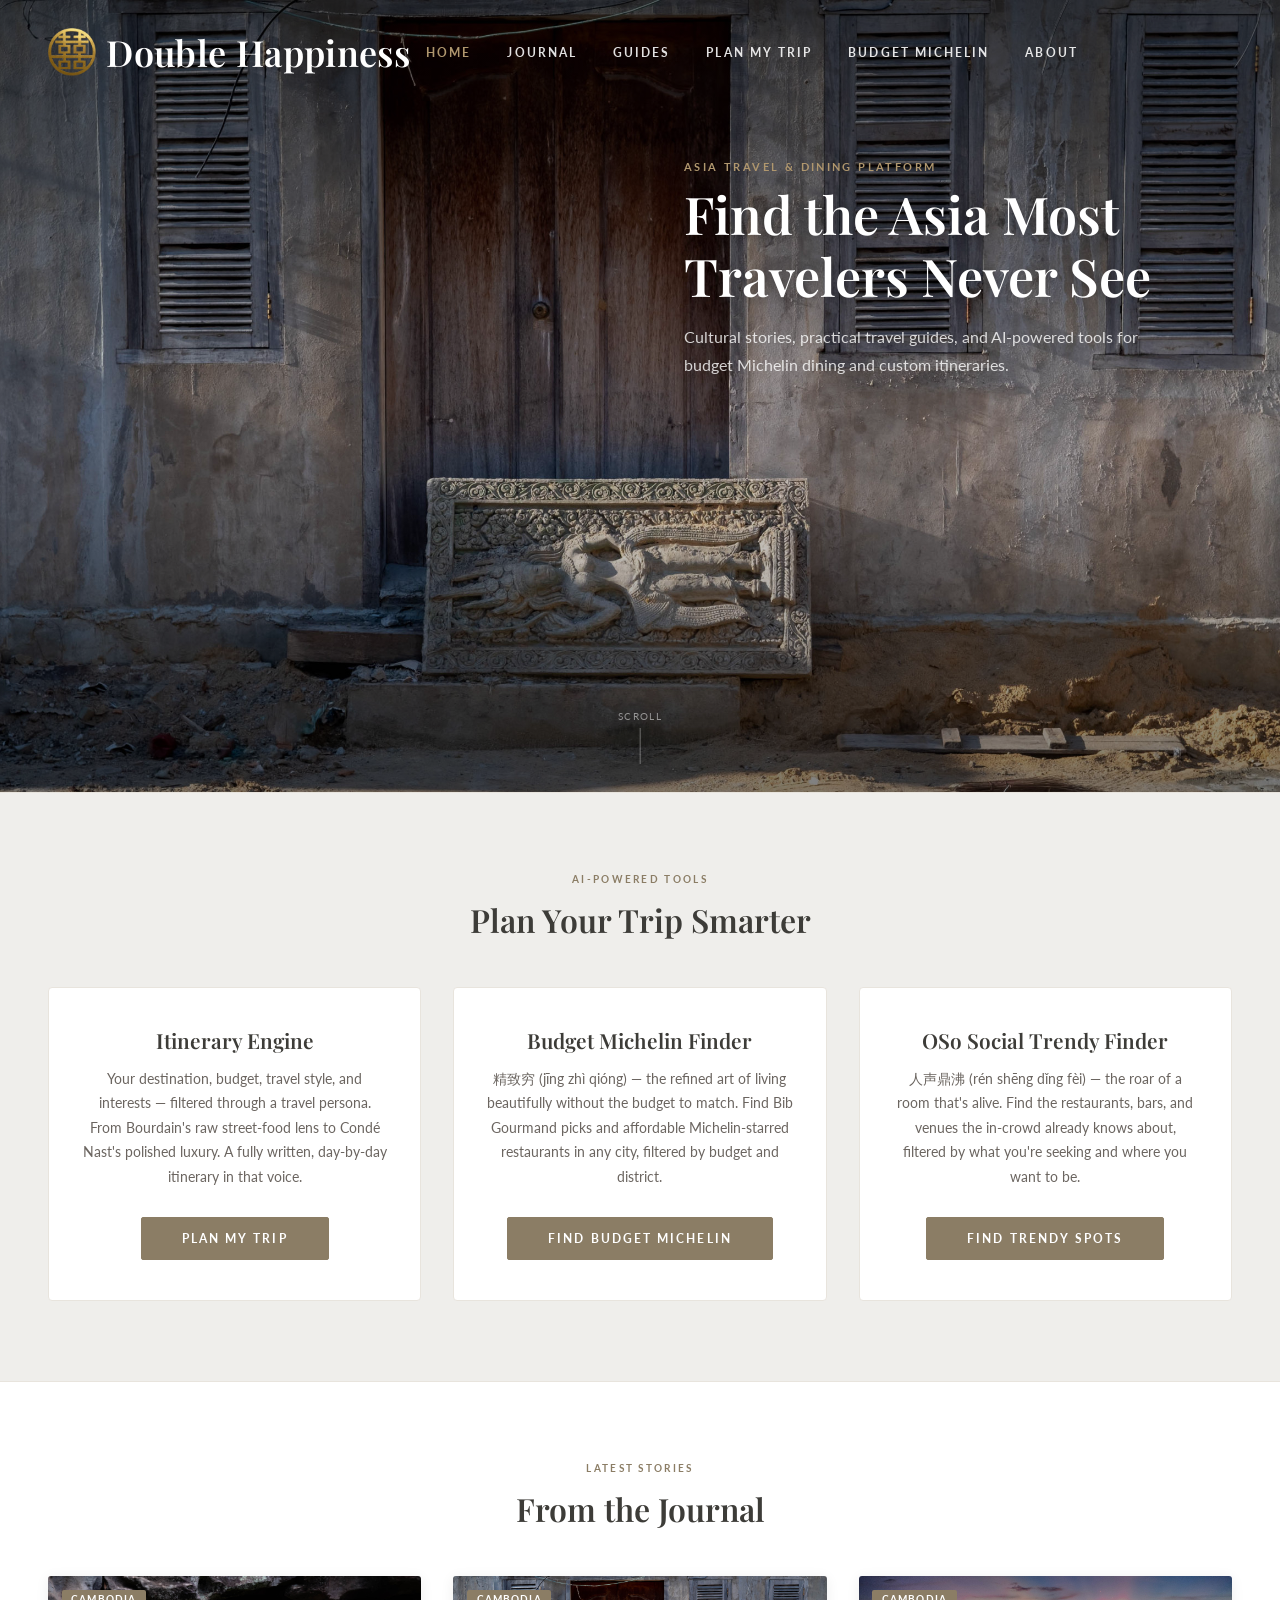
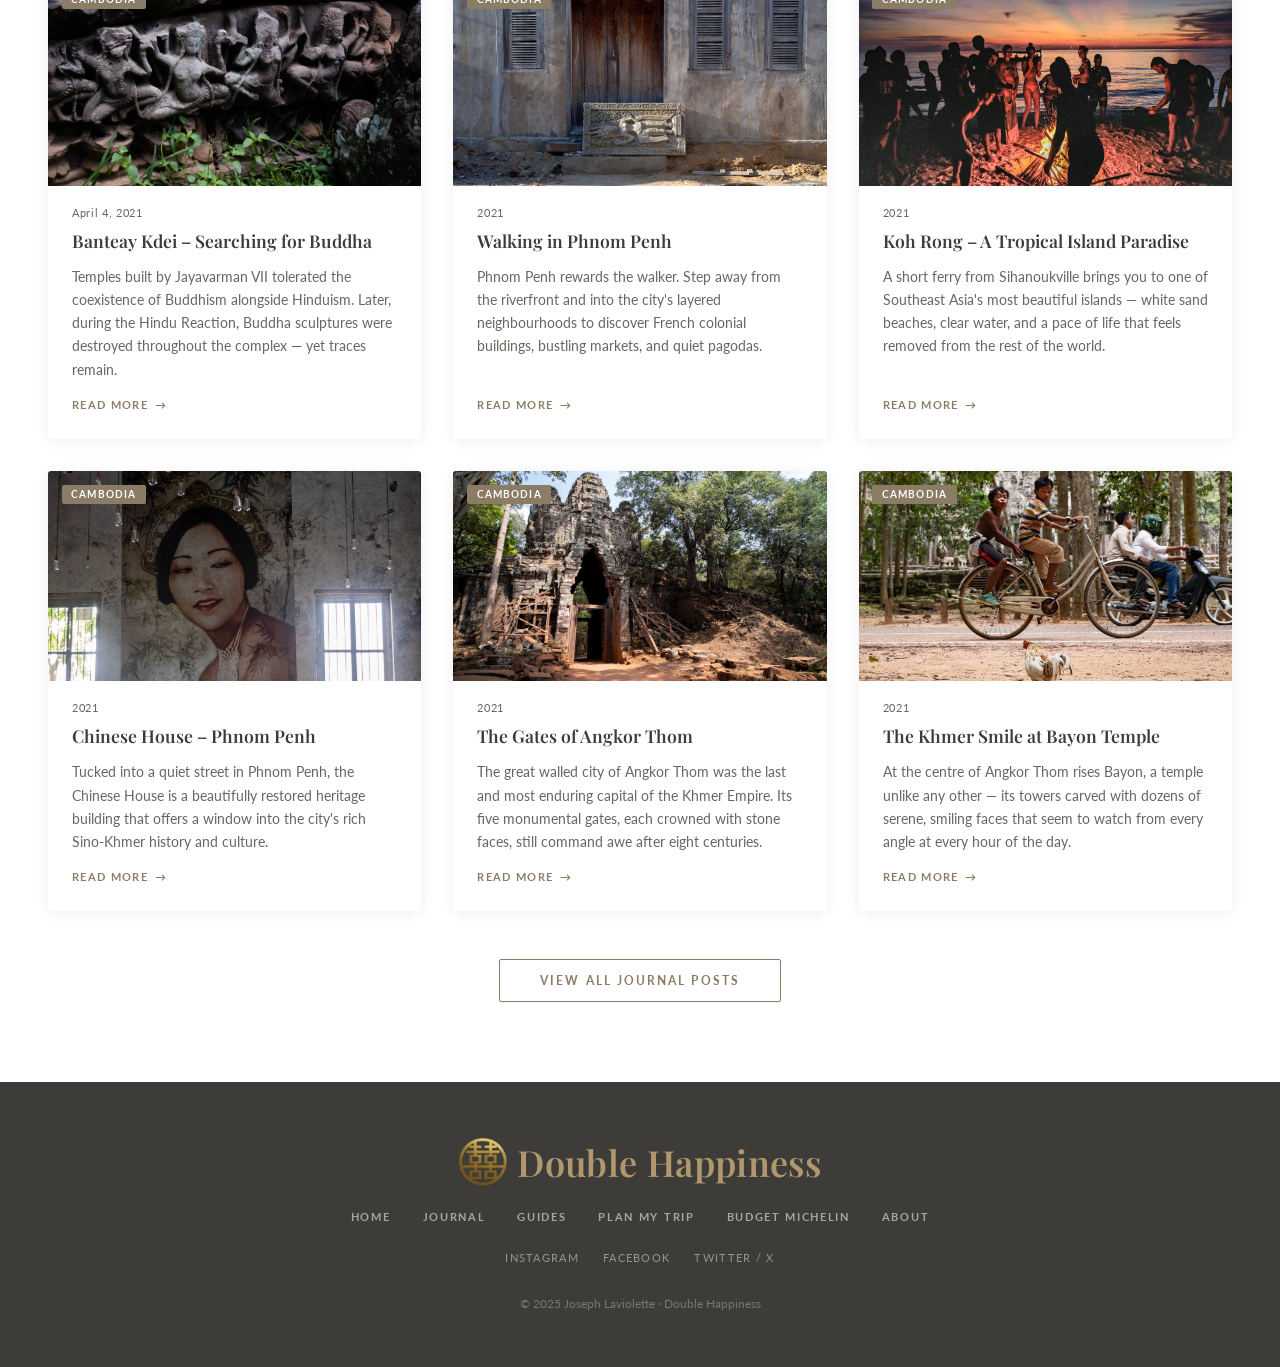
<file: index.html>
<!DOCTYPE html>
<html lang="en">
<head>
  <meta charset="UTF-8">
  <meta name="viewport" content="width=device-width, initial-scale=1.0">
  <title>Double Happiness – Asia Travel & Dining Platform</title>
  <meta name="description" content="Double Happiness is an Asia travel platform by Joseph Laviolette — cultural stories, practical guides, and AI-powered tools to plan your perfect Asia trip.">
  <link rel="canonical" href="https://doublehappiness.life/">
  <link rel="preconnect" href="https://fonts.googleapis.com">
  <link rel="preconnect" href="https://fonts.gstatic.com" crossorigin>
  <link href="https://fonts.googleapis.com/css2?family=Playfair+Display:ital,wght@0,400;0,600;1,400&family=Lato:wght@300;400;700&display=swap" rel="stylesheet">
  <link rel="stylesheet" href="css/styles.css?v=4">
</head>
<body>

  <!-- Sticky nav (appears on scroll) -->
  <nav class="sticky-nav" id="stickyNav" aria-label="Primary navigation">
    <a href="index.html" class="logo">
      <img src="images/dh-logo.png" alt="Double Happiness logo" class="logo-img" width="48" height="48">
      <span class="logo-text">
        <span class="logo-name">Double Happiness</span>
        <span class="logo-tagline">Asia Travel & Dining Platform</span>
      </span>
    </a>
    <div class="hero-nav">
      <a href="index.html" class="active">Home</a>
      <a href="journal.html">Journal</a>
      <a href="guides.html">Guides</a>
      <a href="plan.html">Plan My Trip</a>
      <a href="michelin.html">Budget Michelin</a>
      <a href="about.html">About</a>
    </div>
    <div></div>
  </nav>

  <!-- HERO -->
  <header class="hero">

    <div class="hero-header">
      <!-- Logo – left column -->
      <a href="index.html" class="logo">
        <img src="images/dh-logo.png" alt="Double Happiness logo" class="logo-img" width="48" height="48">
        <span class="logo-text">
          <span class="logo-name">Double Happiness</span>
          <span class="logo-tagline">Asia Travel & Dining Platform</span>
        </span>
      </a>

      <!-- Nav – center column -->
      <nav class="hero-nav" aria-label="Primary navigation">
        <a href="index.html" class="active">Home</a>
        <a href="journal.html">Journal</a>
        <a href="guides.html">Guides</a>
        <a href="plan.html">Plan My Trip</a>
        <a href="michelin.html">Budget Michelin</a>
        <a href="about.html">About</a>
      </nav>

      <!-- Right column (empty, balances grid) -->
      <div></div>
    </div>

    <!-- Hero text -->
    <div class="hero-body">
      <div>
        <p class="hero-label">Asia Travel & Dining Platform</p>
        <h1 class="hero-title">Find the Asia Most Travelers Never See</h1>
        <p class="hero-desc">Cultural stories, practical travel guides, and AI-powered tools for budget Michelin dining and custom itineraries.</p>
      </div>
    </div>

    <!-- Scroll indicator -->
    <div class="scroll-cue" aria-hidden="true">Scroll</div>

  </header>

  <!-- TOOLS SECTION -->
  <section class="tools-section">
    <div class="section-header">
      <span class="section-label">AI-Powered Tools</span>
      <h2>Plan Your Trip Smarter</h2>
    </div>
    <div class="tools-grid">

      <article class="tool-feature-card">
        <h3>Itinerary Engine</h3>
        <p>Your destination, budget, travel style, and interests — filtered through a travel persona. From Bourdain's raw street-food lens to Condé Nast's polished luxury. A fully written, day-by-day itinerary in that voice.</p>
        <a href="plan.html" class="btn-outline">Plan My Trip</a>
      </article>

      <article class="tool-feature-card">
        <h3>Budget Michelin Finder</h3>
        <p>精致穷 (jīng zhì qióng) — the refined art of living beautifully without the budget to match. Find Bib Gourmand picks and affordable Michelin-starred restaurants in any city, filtered by budget and district.</p>
        <a href="michelin.html" class="btn-outline">Find Budget Michelin</a>
      </article>

      <article class="tool-feature-card">
        <h3>OSo Social Trendy Finder</h3>
        <p>人声鼎沸 (rén shēng dǐng fèi) — the roar of a room that's alive. Find the restaurants, bars, and venues the in-crowd already knows about, filtered by what you're seeking and where you want to be.</p>
        <a href="michelin.html#oso-social" class="btn-outline">Find Trendy Spots</a>
      </article>

    </div>
  </section>

  <!-- JOURNAL POSTS -->
  <section class="blog-section">
    <div class="section-header">
      <span class="section-label">Latest Stories</span>
      <h2>From the Journal</h2>
    </div>

    <div class="posts-grid">

      <!-- Post 1: Banteay Kdei -->
      <article class="post-card">
        <div class="post-card-img">
          <img src="images/bantaey-kdei-1577.jpg" alt="Banteay Kdei temple carvings, Cambodia" loading="lazy">
          <span class="post-tag">Cambodia</span>
        </div>
        <div class="post-card-body">
          <p class="post-meta">April 4, 2021</p>
          <h3><a href="posts/banteay-kdei.html">Banteay Kdei – Searching for Buddha</a></h3>
          <p class="post-excerpt">Temples built by Jayavarman VII tolerated the coexistence of Buddhism alongside Hinduism. Later, during the Hindu Reaction, Buddha sculptures were destroyed throughout the complex — yet traces remain.</p>
          <a href="posts/banteay-kdei.html" class="read-more">Read More</a>
        </div>
      </article>

      <!-- Post 2: Walking in Phnom Penh -->
      <article class="post-card">
        <div class="post-card-img">
          <img src="images/phnom-penh-9-of-10-scaled.jpg" alt="Walking the streets of Phnom Penh, Cambodia" loading="lazy">
          <span class="post-tag">Cambodia</span>
        </div>
        <div class="post-card-body">
          <p class="post-meta">2021</p>
          <h3><a href="posts/walking-in-phnom-penh.html">Walking in Phnom Penh</a></h3>
          <p class="post-excerpt">Phnom Penh rewards the walker. Step away from the riverfront and into the city's layered neighbourhoods to discover French colonial buildings, bustling markets, and quiet pagodas.</p>
          <a href="posts/walking-in-phnom-penh.html" class="read-more">Read More</a>
        </div>
      </article>

      <!-- Post 3: Koh Rong -->
      <article class="post-card">
        <div class="post-card-img">
          <img src="images/koh-rong-2-of-15-scaled.jpg" alt="Turquoise waters of Koh Rong island, Cambodia" loading="lazy">
          <span class="post-tag">Cambodia</span>
        </div>
        <div class="post-card-body">
          <p class="post-meta">2021</p>
          <h3><a href="posts/koh-rong.html">Koh Rong – A Tropical Island Paradise</a></h3>
          <p class="post-excerpt">A short ferry from Sihanoukville brings you to one of Southeast Asia's most beautiful islands — white sand beaches, clear water, and a pace of life that feels removed from the rest of the world.</p>
          <a href="posts/koh-rong.html" class="read-more">Read More</a>
        </div>
      </article>

      <!-- Post 4: Chinese House -->
      <article class="post-card">
        <div class="post-card-img">
          <img src="images/Chinese-House-Girl-1-of-1-scaled.jpg" alt="Chinese House interior, Phnom Penh" loading="lazy">
          <span class="post-tag">Cambodia</span>
        </div>
        <div class="post-card-body">
          <p class="post-meta">2021</p>
          <h3><a href="posts/chinese-house-phnom-penh.html">Chinese House – Phnom Penh</a></h3>
          <p class="post-excerpt">Tucked into a quiet street in Phnom Penh, the Chinese House is a beautifully restored heritage building that offers a window into the city's rich Sino-Khmer history and culture.</p>
          <a href="posts/chinese-house-phnom-penh.html" class="read-more">Read More</a>
        </div>
      </article>

      <!-- Post 5: Gates of Angkor Thom -->
      <article class="post-card">
        <div class="post-card-img">
          <img src="images/Angkor-Thom-1-of-1.jpg" alt="The South Gate of Angkor Thom, Cambodia" loading="lazy">
          <span class="post-tag">Cambodia</span>
        </div>
        <div class="post-card-body">
          <p class="post-meta">2021</p>
          <h3><a href="posts/gates-of-angkor-thom.html">The Gates of Angkor Thom</a></h3>
          <p class="post-excerpt">The great walled city of Angkor Thom was the last and most enduring capital of the Khmer Empire. Its five monumental gates, each crowned with stone faces, still command awe after eight centuries.</p>
          <a href="posts/gates-of-angkor-thom.html" class="read-more">Read More</a>
        </div>
      </article>

      <!-- Post 6: Bayon Temple -->
      <article class="post-card">
        <div class="post-card-img">
          <img src="images/Bayon-4-of-2-scaled.jpg" alt="The enigmatic faces of Bayon Temple, Angkor" loading="lazy">
          <span class="post-tag">Cambodia</span>
        </div>
        <div class="post-card-body">
          <p class="post-meta">2021</p>
          <h3><a href="posts/khmer-smile-bayon-temple.html">The Khmer Smile at Bayon Temple</a></h3>
          <p class="post-excerpt">At the centre of Angkor Thom rises Bayon, a temple unlike any other — its towers carved with dozens of serene, smiling faces that seem to watch from every angle at every hour of the day.</p>
          <a href="posts/khmer-smile-bayon-temple.html" class="read-more">Read More</a>
        </div>
      </article>

    </div>

    <div class="view-all-wrap">
      <a href="journal.html" class="btn-outline">View All Journal Posts</a>
    </div>
  </section>

  <!-- FOOTER -->
  <footer>
    <a href="index.html" class="footer-logo logo">
      <img src="images/dh-logo.png" alt="Double Happiness logo" class="logo-img" width="48" height="48">
      <span class="logo-text">
        <span class="logo-name">Double Happiness</span>
        <span class="logo-tagline">Asia Travel & Dining Platform</span>
      </span>
    </a>

    <nav class="footer-nav" aria-label="Footer navigation">
      <a href="index.html">Home</a>
      <a href="journal.html">Journal</a>
      <a href="guides.html">Guides</a>
      <a href="plan.html">Plan My Trip</a>
      <a href="michelin.html">Budget Michelin</a>
      <a href="about.html">About</a>
    </nav>

    <div class="footer-social">
      <a href="https://www.instagram.com/" target="_blank" rel="noopener">Instagram</a>
      <a href="https://www.facebook.com/" target="_blank" rel="noopener">Facebook</a>
      <a href="https://twitter.com/" target="_blank" rel="noopener">Twitter / X</a>
    </div>

    <p class="footer-copy">&copy; 2025 Joseph Laviolette · Double Happiness</p>
  </footer>

  <script>
    const stickyNav = document.getElementById('stickyNav');
    const heroEl = document.querySelector('.hero');
    window.addEventListener('scroll', () => {
      const threshold = heroEl.offsetHeight * 0.65;
      stickyNav.classList.toggle('visible', window.scrollY > threshold);
    }, { passive: true });
  </script>

</body>
</html>
</file>
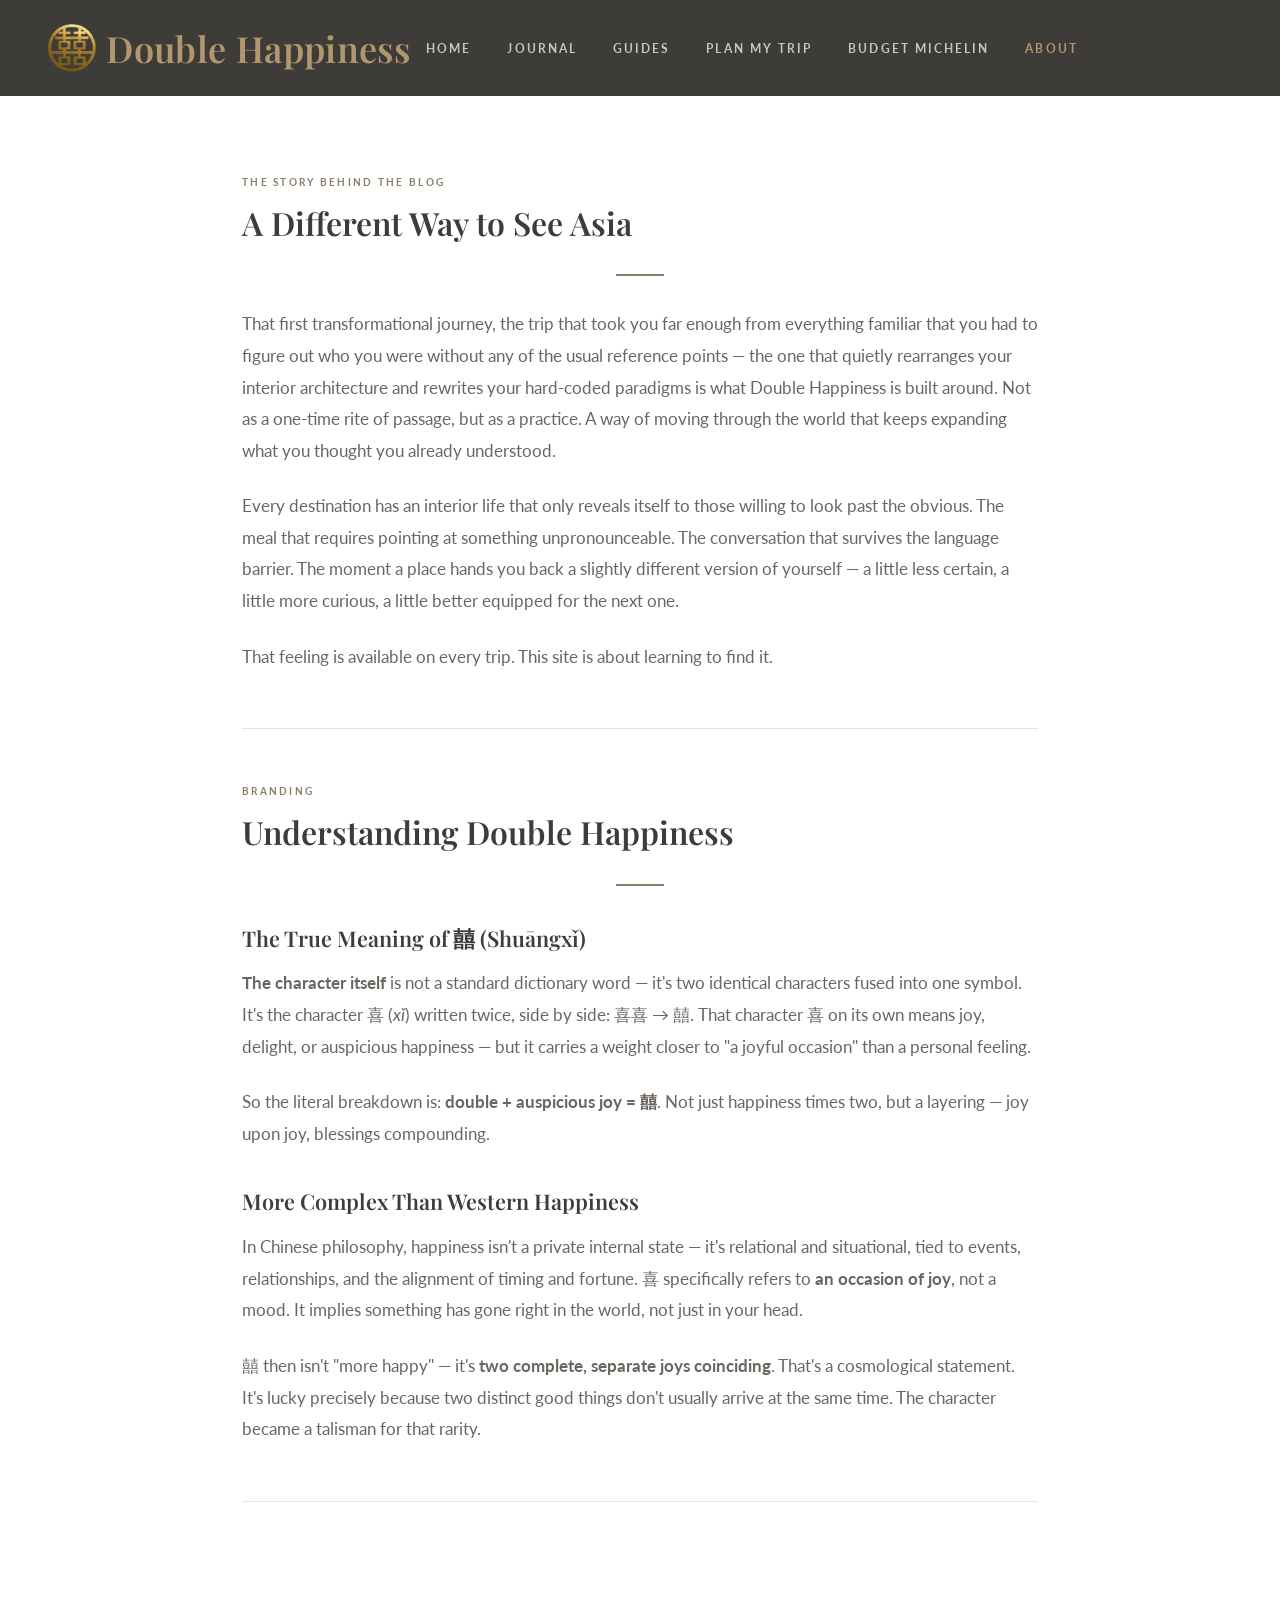
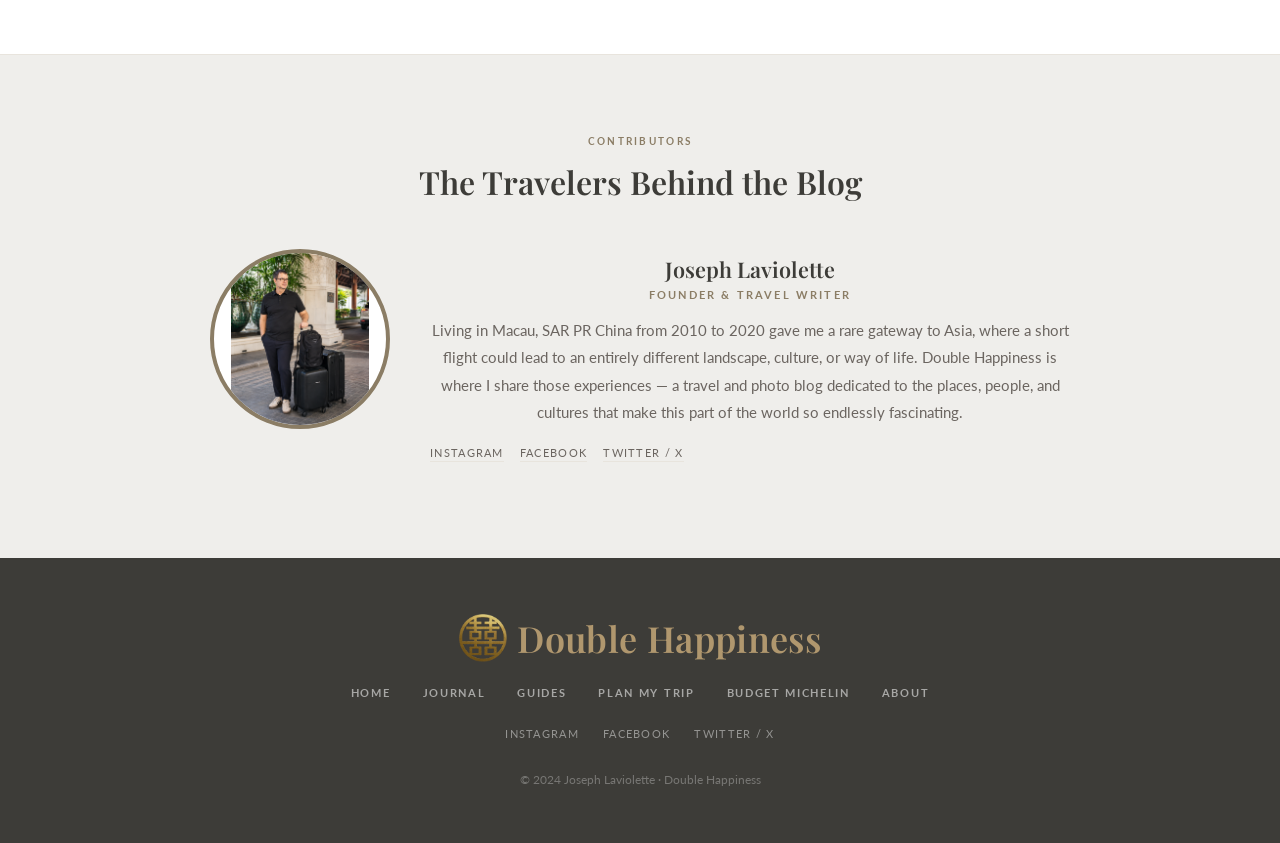
<file: about.html>
<!DOCTYPE html>
<html lang="en">
<head>
  <meta charset="UTF-8">
  <meta name="viewport" content="width=device-width, initial-scale=1.0">
  <title>About – Double Happiness</title>
  <meta name="description" content="About Joseph Laviolette — photographer and writer behind Double Happiness, an Asia travel blog and photo gallery.">
  <link rel="canonical" href="https://doublehappiness.life/about.html">
  <link rel="preconnect" href="https://fonts.googleapis.com">
  <link rel="preconnect" href="https://fonts.gstatic.com" crossorigin>
  <link href="https://fonts.googleapis.com/css2?family=Playfair+Display:ital,wght@0,400;0,600;1,400&family=Lato:wght@300;400;700&display=swap" rel="stylesheet">
  <link rel="stylesheet" href="css/styles.css?v=4">
</head>
<body>

  <!-- Page Header -->
  <header class="page-header">
    <a href="index.html" class="logo">
      <img src="images/dh-logo.png" alt="Double Happiness logo" class="logo-img" width="48" height="48">
      <span class="logo-text">
        <span class="logo-name">Double Happiness</span>
        <span class="logo-tagline">Asia Travel Blog & Gallery</span>
      </span>
    </a>

    <nav class="page-nav" aria-label="Primary navigation">
      <a href="index.html">Home</a>
      <a href="journal.html">Journal</a>
      <a href="guides.html">Guides</a>
      <a href="plan.html">Plan My Trip</a>
      <a href="michelin.html">Budget Michelin</a>
      <a href="about.html" class="active">About</a>
    </nav>

    <div></div>
  </header>

  <!-- About Content -->
  <main>
    <div class="about-content">

      <!-- Story Behind the Blog -->
      <div class="about-story">
        <span class="section-label">The Story Behind the Blog</span>
        <h2>A Different Way to See Asia</h2>
        <div class="divider"></div>

        <p>That first transformational journey, the trip that took you far enough from everything familiar that you had to figure out who you were without any of the usual reference points — the one that quietly rearranges your interior architecture and rewrites your hard-coded paradigms is what Double Happiness is built around. Not as a one-time rite of passage, but as a practice. A way of moving through the world that keeps expanding what you thought you already understood.</p>
        <p>Every destination has an interior life that only reveals itself to those willing to look past the obvious. The meal that requires pointing at something unpronounceable. The conversation that survives the language barrier. The moment a place hands you back a slightly different version of yourself — a little less certain, a little more curious, a little better equipped for the next one.</p>
        <p>That feeling is available on every trip. This site is about learning to find it.</p>
      </div>

      <!-- Branding / Double Happiness meaning -->
      <div class="about-story">
        <span class="section-label">Branding</span>
        <h2>Understanding Double Happiness</h2>
        <div class="divider"></div>

        <h3>The True Meaning of 囍 (Shuāngxǐ)</h3>
        <p><strong>The character itself</strong> is not a standard dictionary word — it's two identical characters fused into one symbol. It's the character 喜 (<em>xǐ</em>) written twice, side by side: 喜喜 → 囍. That character 喜 on its own means joy, delight, or auspicious happiness — but it carries a weight closer to "a joyful occasion" than a personal feeling.</p>
        <p>So the literal breakdown is: <strong>double + auspicious joy = 囍</strong>. Not just happiness times two, but a layering — joy upon joy, blessings compounding.</p>

        <h3>More Complex Than Western Happiness</h3>
        <p>In Chinese philosophy, happiness isn't a private internal state — it's relational and situational, tied to events, relationships, and the alignment of timing and fortune. 喜 specifically refers to <strong>an occasion of joy</strong>, not a mood. It implies something has gone right in the world, not just in your head.</p>
        <p>囍 then isn't "more happy" — it's <strong>two complete, separate joys coinciding</strong>. That's a cosmological statement. It's lucky precisely because two distinct good things don't usually arrive at the same time. The character became a talisman for that rarity.</p>
      </div>

    </div>
  </main>

  <!-- Contributors -->
  <section class="contributors-section">
    <div class="contributors-inner">
      <span class="section-label">Contributors</span>
      <h2>The Travelers Behind the Blog</h2>
      <div class="contributors-grid">

        <div class="contributor-card">
          <img class="contributor-photo" src="images/joe-travel.png" alt="Joseph Laviolette" loading="lazy">
          <div class="contributor-info">
            <h3 class="contributor-name">Joseph Laviolette</h3>
            <p class="contributor-role">Founder &amp; Travel Writer</p>
            <p class="contributor-bio">Living in Macau, SAR PR China from 2010 to 2020 gave me a rare gateway to Asia, where a short flight could lead to an entirely different landscape, culture, or way of life. Double Happiness is where I share those experiences — a travel and photo blog dedicated to the places, people, and cultures that make this part of the world so endlessly fascinating.</p>
            <div class="contributor-social">
              <a href="https://www.instagram.com/" target="_blank" rel="noopener">Instagram</a>
              <a href="https://www.facebook.com/" target="_blank" rel="noopener">Facebook</a>
              <a href="https://twitter.com/" target="_blank" rel="noopener">Twitter / X</a>
            </div>
          </div>
        </div>

      </div>
    </div>
  </section>

  <!-- Footer -->
  <footer>
    <a href="index.html" class="footer-logo logo">
      <img src="images/dh-logo.png" alt="Double Happiness logo" class="logo-img" width="48" height="48">
      <span class="logo-text">
        <span class="logo-name">Double Happiness</span>
        <span class="logo-tagline">Asia Travel Blog & Gallery</span>
      </span>
    </a>

    <nav class="footer-nav" aria-label="Footer navigation">
      <a href="index.html">Home</a>
      <a href="journal.html">Journal</a>
      <a href="guides.html">Guides</a>
      <a href="plan.html">Plan My Trip</a>
      <a href="michelin.html">Budget Michelin</a>
      <a href="about.html">About</a>
    </nav>

    <div class="footer-social">
      <a href="https://www.instagram.com/" target="_blank" rel="noopener">Instagram</a>
      <a href="https://www.facebook.com/" target="_blank" rel="noopener">Facebook</a>
      <a href="https://twitter.com/" target="_blank" rel="noopener">Twitter / X</a>
    </div>

    <p class="footer-copy">&copy; 2024 Joseph Laviolette · Double Happiness</p>
  </footer>

</body>
</html>
</file>
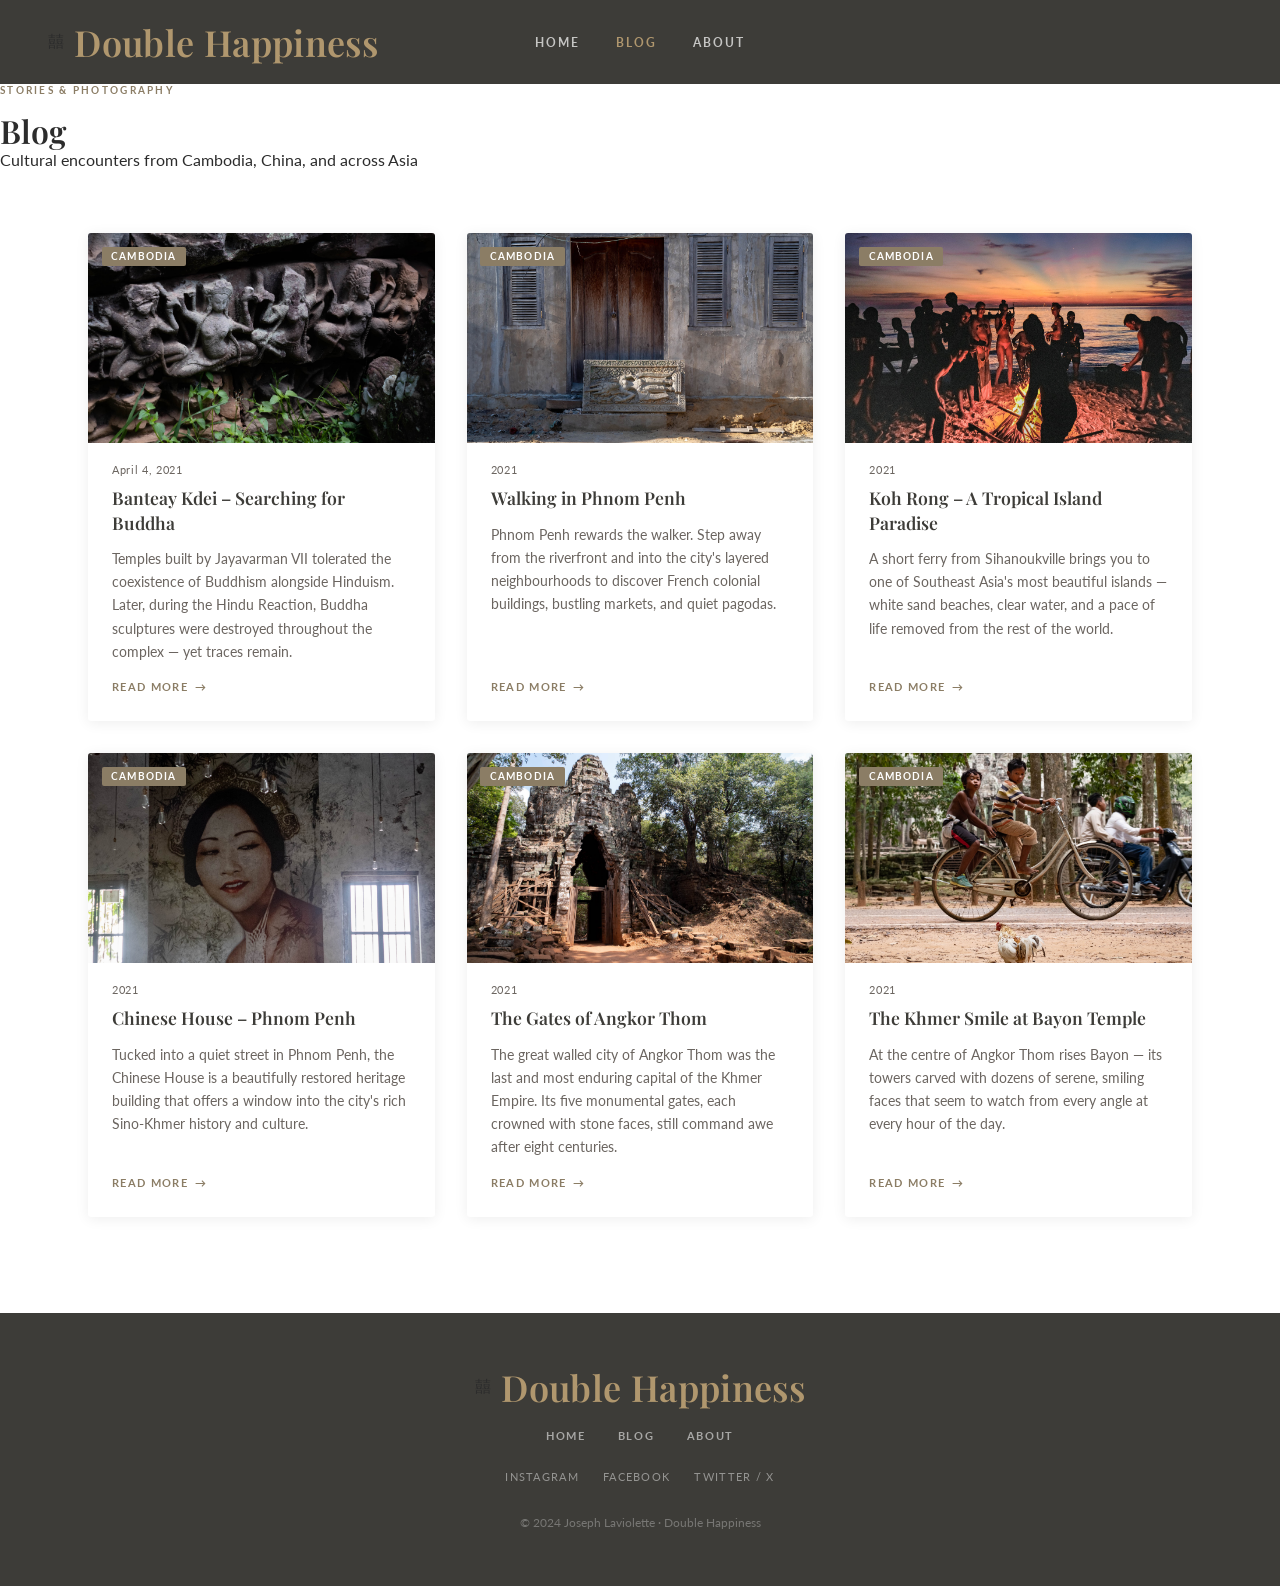
<file: blog.html>
<!DOCTYPE html>
<html lang="en">
<head>
  <meta charset="UTF-8">
  <meta name="viewport" content="width=device-width, initial-scale=1.0">
  <title>Blog – Double Happiness</title>
  <meta name="description" content="Travel stories and photography from Cambodia, China, and across Asia — Double Happiness blog.">
  <link rel="canonical" href="https://doublehappiness.life/blog.html">
  <link rel="preconnect" href="https://fonts.googleapis.com">
  <link rel="preconnect" href="https://fonts.gstatic.com" crossorigin>
  <link href="https://fonts.googleapis.com/css2?family=Playfair+Display:ital,wght@0,400;0,600;1,400&family=Lato:wght@300;400;700&display=swap" rel="stylesheet">
  <link rel="stylesheet" href="css/styles.css">
</head>
<body>

  <!-- Page Header -->
  <header class="page-header">
    <a href="index.html" class="logo">
      <span class="logo-char">囍</span>
      <span class="logo-text">
        <span class="logo-name">Double Happiness</span>
        <span class="logo-tagline">Asia Travel Blog & Gallery</span>
      </span>
    </a>

    <nav class="page-nav" aria-label="Primary navigation">
      <a href="index.html">Home</a>
      <a href="blog.html" class="active">Blog</a>
      <a href="about.html">About</a>
    </nav>

    <div></div>
  </header>

  <!-- Page Title Banner -->
  <div class="page-banner">
    <span class="section-label">Stories & Photography</span>
    <h1>Blog</h1>
    <p>Cultural encounters from Cambodia, China, and across Asia</p>
  </div>

  <!-- Blog Listing -->
  <main>
    <div class="blog-listing">
      <div class="posts-grid">

        <!-- Post 1: Banteay Kdei -->
        <article class="post-card">
          <div class="post-card-img">
            <img src="images/bantaey-kdei-1577.jpg" alt="Banteay Kdei temple carvings, Cambodia" loading="lazy">
            <span class="post-tag">Cambodia</span>
          </div>
          <div class="post-card-body">
            <p class="post-meta">April 4, 2021</p>
            <h3><a href="posts/banteay-kdei.html">Banteay Kdei – Searching for Buddha</a></h3>
            <p class="post-excerpt">Temples built by Jayavarman VII tolerated the coexistence of Buddhism alongside Hinduism. Later, during the Hindu Reaction, Buddha sculptures were destroyed throughout the complex — yet traces remain.</p>
            <a href="posts/banteay-kdei.html" class="read-more">Read More</a>
          </div>
        </article>

        <!-- Post 2: Walking in Phnom Penh -->
        <article class="post-card">
          <div class="post-card-img">
            <img src="images/phnom-penh-9-of-10-scaled.jpg" alt="Walking the streets of Phnom Penh, Cambodia" loading="lazy">
            <span class="post-tag">Cambodia</span>
          </div>
          <div class="post-card-body">
            <p class="post-meta">2021</p>
            <h3><a href="posts/walking-in-phnom-penh.html">Walking in Phnom Penh</a></h3>
            <p class="post-excerpt">Phnom Penh rewards the walker. Step away from the riverfront and into the city's layered neighbourhoods to discover French colonial buildings, bustling markets, and quiet pagodas.</p>
            <a href="posts/walking-in-phnom-penh.html" class="read-more">Read More</a>
          </div>
        </article>

        <!-- Post 3: Koh Rong -->
        <article class="post-card">
          <div class="post-card-img">
            <img src="images/koh-rong-2-of-15-scaled.jpg" alt="Turquoise waters of Koh Rong island, Cambodia" loading="lazy">
            <span class="post-tag">Cambodia</span>
          </div>
          <div class="post-card-body">
            <p class="post-meta">2021</p>
            <h3><a href="posts/koh-rong.html">Koh Rong – A Tropical Island Paradise</a></h3>
            <p class="post-excerpt">A short ferry from Sihanoukville brings you to one of Southeast Asia's most beautiful islands — white sand beaches, clear water, and a pace of life removed from the rest of the world.</p>
            <a href="posts/koh-rong.html" class="read-more">Read More</a>
          </div>
        </article>

        <!-- Post 4: Chinese House -->
        <article class="post-card">
          <div class="post-card-img">
            <img src="images/Chinese-House-Girl-1-of-1-scaled.jpg" alt="Chinese House interior, Phnom Penh" loading="lazy">
            <span class="post-tag">Cambodia</span>
          </div>
          <div class="post-card-body">
            <p class="post-meta">2021</p>
            <h3><a href="posts/chinese-house-phnom-penh.html">Chinese House – Phnom Penh</a></h3>
            <p class="post-excerpt">Tucked into a quiet street in Phnom Penh, the Chinese House is a beautifully restored heritage building that offers a window into the city's rich Sino-Khmer history and culture.</p>
            <a href="posts/chinese-house-phnom-penh.html" class="read-more">Read More</a>
          </div>
        </article>

        <!-- Post 5: Gates of Angkor Thom -->
        <article class="post-card">
          <div class="post-card-img">
            <img src="images/Angkor-Thom-1-of-1.jpg" alt="The South Gate of Angkor Thom, Cambodia" loading="lazy">
            <span class="post-tag">Cambodia</span>
          </div>
          <div class="post-card-body">
            <p class="post-meta">2021</p>
            <h3><a href="posts/gates-of-angkor-thom.html">The Gates of Angkor Thom</a></h3>
            <p class="post-excerpt">The great walled city of Angkor Thom was the last and most enduring capital of the Khmer Empire. Its five monumental gates, each crowned with stone faces, still command awe after eight centuries.</p>
            <a href="posts/gates-of-angkor-thom.html" class="read-more">Read More</a>
          </div>
        </article>

        <!-- Post 6: Bayon Temple -->
        <article class="post-card">
          <div class="post-card-img">
            <img src="images/Bayon-4-of-2-scaled.jpg" alt="The enigmatic faces of Bayon Temple, Angkor" loading="lazy">
            <span class="post-tag">Cambodia</span>
          </div>
          <div class="post-card-body">
            <p class="post-meta">2021</p>
            <h3><a href="posts/khmer-smile-bayon-temple.html">The Khmer Smile at Bayon Temple</a></h3>
            <p class="post-excerpt">At the centre of Angkor Thom rises Bayon — its towers carved with dozens of serene, smiling faces that seem to watch from every angle at every hour of the day.</p>
            <a href="posts/khmer-smile-bayon-temple.html" class="read-more">Read More</a>
          </div>
        </article>

      </div>
    </div>
  </main>

  <!-- Footer -->
  <footer>
    <a href="index.html" class="footer-logo logo">
      <span class="logo-char">囍</span>
      <span class="logo-text">
        <span class="logo-name">Double Happiness</span>
        <span class="logo-tagline">Asia Travel Blog & Gallery</span>
      </span>
    </a>

    <nav class="footer-nav" aria-label="Footer navigation">
      <a href="index.html">Home</a>
      <a href="blog.html">Blog</a>
      <a href="about.html">About</a>
    </nav>

    <div class="footer-social">
      <a href="https://www.instagram.com/" target="_blank" rel="noopener">Instagram</a>
      <a href="https://www.facebook.com/" target="_blank" rel="noopener">Facebook</a>
      <a href="https://twitter.com/" target="_blank" rel="noopener">Twitter / X</a>
    </div>

    <p class="footer-copy">&copy; 2024 Joseph Laviolette · Double Happiness</p>
  </footer>

</body>
</html>
</file>
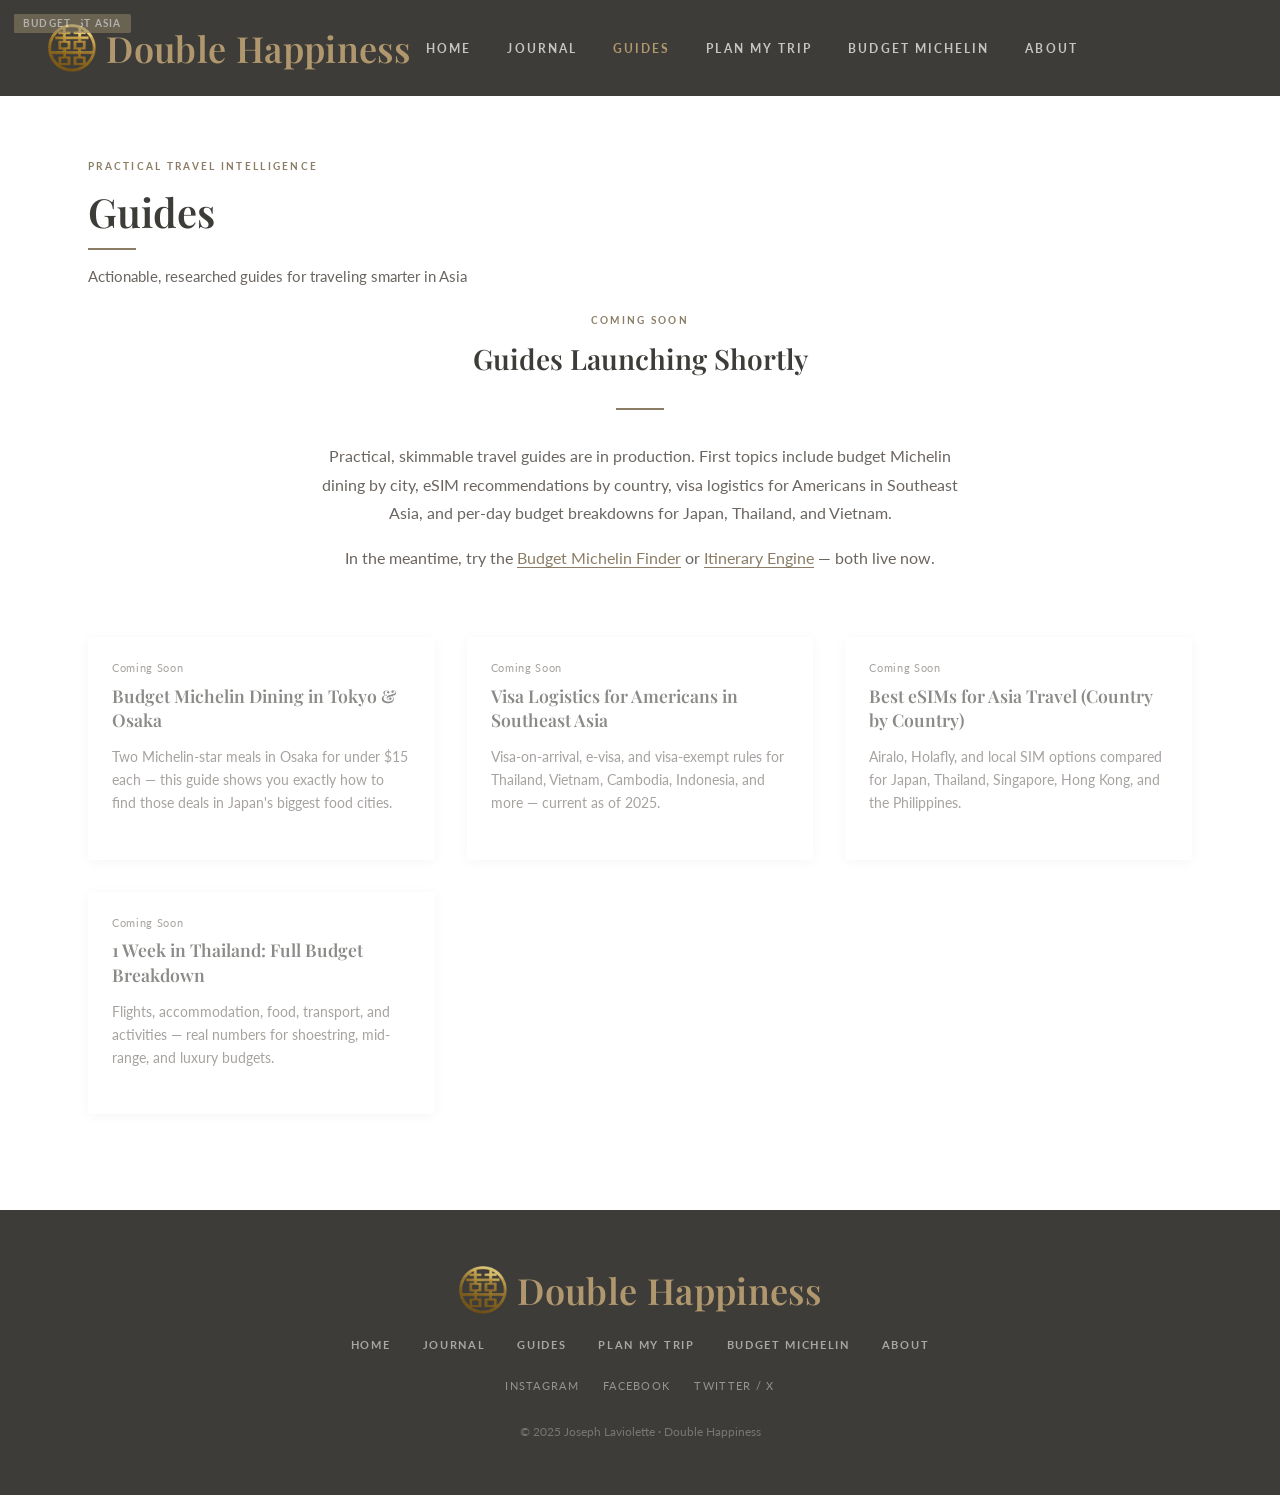
<file: guides.html>
<!DOCTYPE html>
<html lang="en">
<head>
  <meta charset="UTF-8">
  <meta name="viewport" content="width=device-width, initial-scale=1.0">
  <title>Guides – Double Happiness</title>
  <meta name="description" content="Practical Asia travel guides — budget Michelin dining by city, visa logistics, eSIM recommendations, and trip budget breakdowns.">
  <link rel="canonical" href="https://doublehappiness.life/guides.html">
  <link rel="preconnect" href="https://fonts.googleapis.com">
  <link rel="preconnect" href="https://fonts.gstatic.com" crossorigin>
  <link href="https://fonts.googleapis.com/css2?family=Playfair+Display:ital,wght@0,400;0,600;1,400&family=Lato:wght@300;400;700&display=swap" rel="stylesheet">
  <link rel="stylesheet" href="css/styles.css?v=4">
</head>
<body>

  <!-- Page Header -->
  <header class="page-header">
    <a href="index.html" class="logo">
      <img src="images/dh-logo.png" alt="Double Happiness logo" class="logo-img" width="48" height="48">
      <span class="logo-text">
        <span class="logo-name">Double Happiness</span>
        <span class="logo-tagline">Asia Travel & Dining Platform</span>
      </span>
    </a>

    <nav class="page-nav" aria-label="Primary navigation">
      <a href="index.html">Home</a>
      <a href="journal.html">Journal</a>
      <a href="guides.html" class="active">Guides</a>
      <a href="plan.html">Plan My Trip</a>
      <a href="michelin.html">Budget Michelin</a>
      <a href="about.html">About</a>
    </nav>

    <div></div>
  </header>

  <main>
    <div class="blog-listing">

      <div class="page-intro">
        <span class="section-label">Practical Travel Intelligence</span>
        <h1>Guides</h1>
        <p>Actionable, researched guides for traveling smarter in Asia</p>
      </div>

      <!-- Coming Soon -->
      <div class="guides-coming-soon">
        <span class="section-label">Coming Soon</span>
        <h2>Guides Launching Shortly</h2>
        <div class="divider"></div>
        <p>
          Practical, skimmable travel guides are in production. First topics include budget Michelin dining by city, eSIM recommendations by country, visa logistics for Americans in Southeast Asia, and per-day budget breakdowns for Japan, Thailand, and Vietnam.
        </p>
        <p>In the meantime, try the <a href="michelin.html">Budget Michelin Finder</a> or <a href="plan.html">Itinerary Engine</a> — both live now.</p>
      </div>

      <!-- Placeholder cards -->
      <div class="posts-grid guides-placeholder-grid">

        <article class="post-card guide-card">
          <div class="post-card-body guide-card-body">
            <span class="post-tag guide-tag-inline">Japan</span>
            <p class="post-meta">Coming Soon</p>
            <h3>Budget Michelin Dining in Tokyo & Osaka</h3>
            <p class="post-excerpt">Two Michelin-star meals in Osaka for under $15 each — this guide shows you exactly how to find those deals in Japan's biggest food cities.</p>
          </div>
        </article>

        <article class="post-card guide-card">
          <div class="post-card-body guide-card-body">
            <span class="post-tag guide-tag-inline">Southeast Asia</span>
            <p class="post-meta">Coming Soon</p>
            <h3>Visa Logistics for Americans in Southeast Asia</h3>
            <p class="post-excerpt">Visa-on-arrival, e-visa, and visa-exempt rules for Thailand, Vietnam, Cambodia, Indonesia, and more — current as of 2025.</p>
          </div>
        </article>

        <article class="post-card guide-card">
          <div class="post-card-body guide-card-body">
            <span class="post-tag guide-tag-inline">Tech</span>
            <p class="post-meta">Coming Soon</p>
            <h3>Best eSIMs for Asia Travel (Country by Country)</h3>
            <p class="post-excerpt">Airalo, Holafly, and local SIM options compared for Japan, Thailand, Singapore, Hong Kong, and the Philippines.</p>
          </div>
        </article>

        <article class="post-card guide-card">
          <div class="post-card-body guide-card-body">
            <span class="post-tag guide-tag-inline">Budget</span>
            <p class="post-meta">Coming Soon</p>
            <h3>1 Week in Thailand: Full Budget Breakdown</h3>
            <p class="post-excerpt">Flights, accommodation, food, transport, and activities — real numbers for shoestring, mid-range, and luxury budgets.</p>
          </div>
        </article>

      </div>
    </div>
  </main>

  <!-- Footer -->
  <footer>
    <a href="index.html" class="footer-logo logo">
      <img src="images/dh-logo.png" alt="Double Happiness logo" class="logo-img" width="48" height="48">
      <span class="logo-text">
        <span class="logo-name">Double Happiness</span>
        <span class="logo-tagline">Asia Travel & Dining Platform</span>
      </span>
    </a>

    <nav class="footer-nav" aria-label="Footer navigation">
      <a href="index.html">Home</a>
      <a href="journal.html">Journal</a>
      <a href="guides.html">Guides</a>
      <a href="plan.html">Plan My Trip</a>
      <a href="michelin.html">Budget Michelin</a>
      <a href="about.html">About</a>
    </nav>

    <div class="footer-social">
      <a href="https://www.instagram.com/" target="_blank" rel="noopener">Instagram</a>
      <a href="https://www.facebook.com/" target="_blank" rel="noopener">Facebook</a>
      <a href="https://twitter.com/" target="_blank" rel="noopener">Twitter / X</a>
    </div>

    <p class="footer-copy">&copy; 2025 Joseph Laviolette · Double Happiness</p>
  </footer>

</body>
</html>
</file>
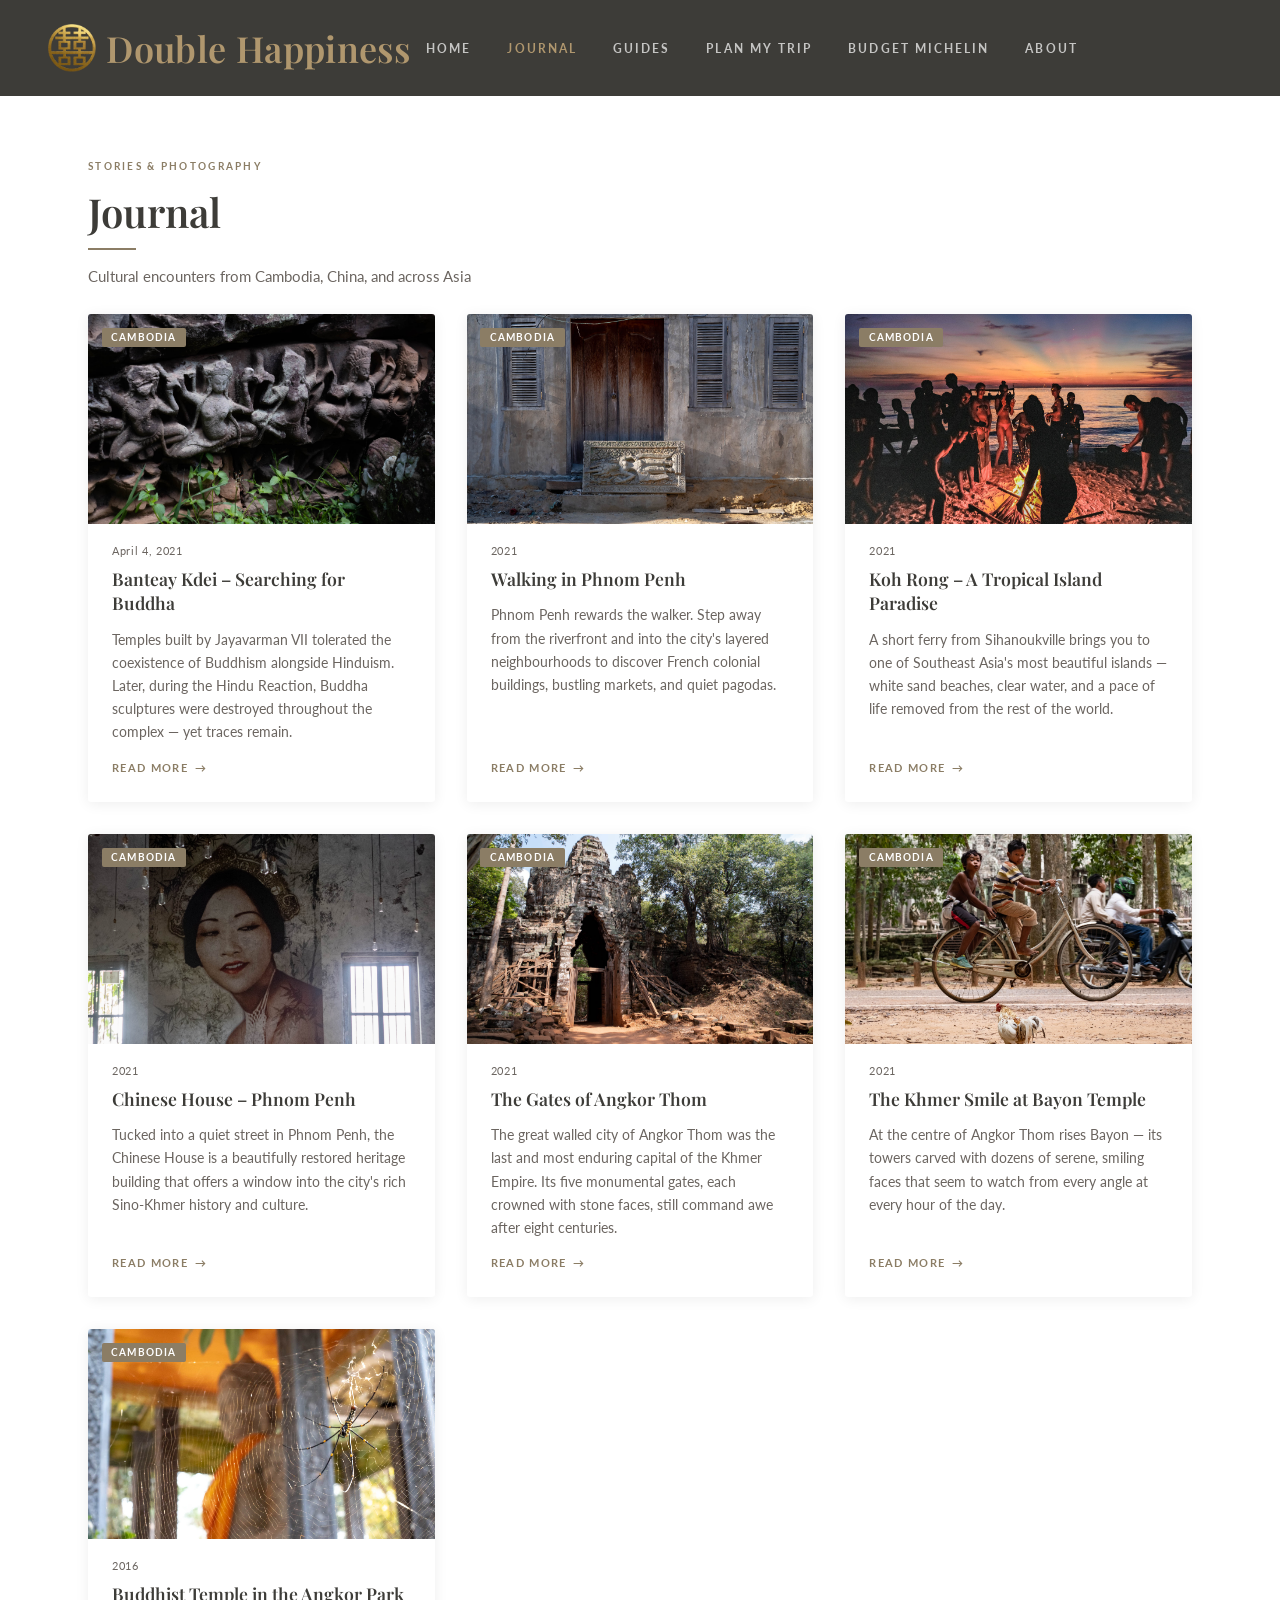
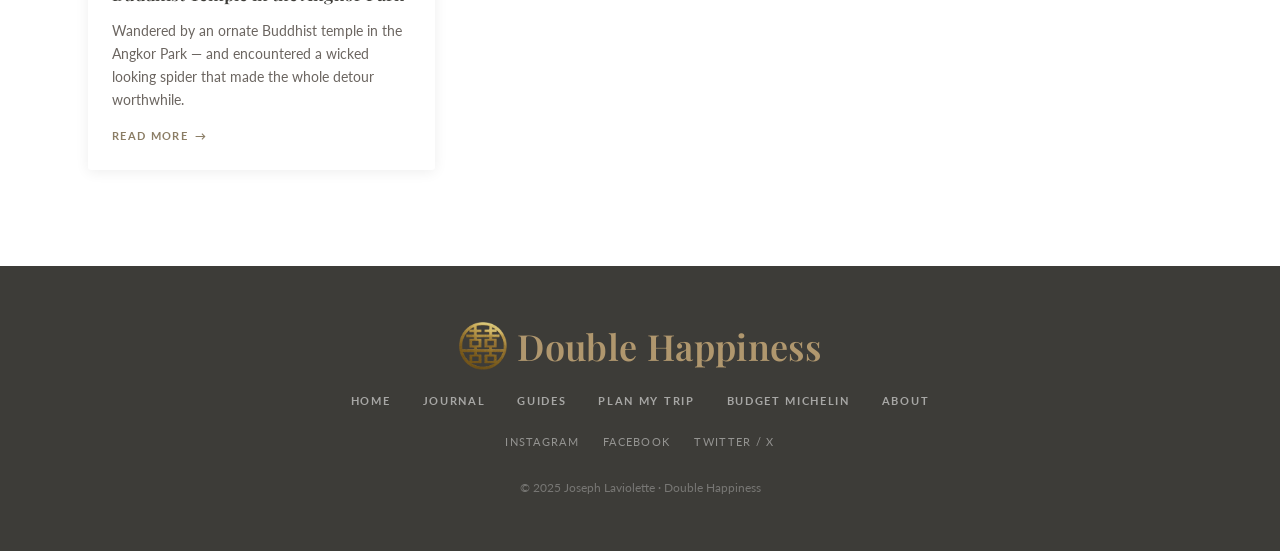
<file: journal.html>
<!DOCTYPE html>
<html lang="en">
<head>
  <meta charset="UTF-8">
  <meta name="viewport" content="width=device-width, initial-scale=1.0">
  <title>Journal – Double Happiness</title>
  <meta name="description" content="Travel stories and photography from Cambodia, China, and across Asia — the Double Happiness Journal.">
  <link rel="canonical" href="https://doublehappiness.life/journal.html">
  <link rel="preconnect" href="https://fonts.googleapis.com">
  <link rel="preconnect" href="https://fonts.gstatic.com" crossorigin>
  <link href="https://fonts.googleapis.com/css2?family=Playfair+Display:ital,wght@0,400;0,600;1,400&family=Lato:wght@300;400;700&display=swap" rel="stylesheet">
  <link rel="stylesheet" href="css/styles.css?v=4">
</head>
<body>

  <!-- Page Header -->
  <header class="page-header">
    <a href="index.html" class="logo">
      <img src="images/dh-logo.png" alt="Double Happiness logo" class="logo-img" width="48" height="48">
      <span class="logo-text">
        <span class="logo-name">Double Happiness</span>
        <span class="logo-tagline">Asia Travel & Dining Platform</span>
      </span>
    </a>

    <nav class="page-nav" aria-label="Primary navigation">
      <a href="index.html">Home</a>
      <a href="journal.html" class="active">Journal</a>
      <a href="guides.html">Guides</a>
      <a href="plan.html">Plan My Trip</a>
      <a href="michelin.html">Budget Michelin</a>
      <a href="about.html">About</a>
    </nav>

    <div></div>
  </header>

  <!-- Journal Listing -->
  <main>
    <div class="blog-listing">

      <div class="page-intro">
        <span class="section-label">Stories & Photography</span>
        <h1>Journal</h1>
        <p>Cultural encounters from Cambodia, China, and across Asia</p>
      </div>

      <div class="posts-grid">

        <!-- Post 1: Banteay Kdei -->
        <article class="post-card">
          <div class="post-card-img">
            <img src="images/bantaey-kdei-1577.jpg" alt="Banteay Kdei temple carvings, Cambodia" loading="lazy">
            <span class="post-tag">Cambodia</span>
          </div>
          <div class="post-card-body">
            <p class="post-meta">April 4, 2021</p>
            <h3><a href="posts/banteay-kdei.html">Banteay Kdei – Searching for Buddha</a></h3>
            <p class="post-excerpt">Temples built by Jayavarman VII tolerated the coexistence of Buddhism alongside Hinduism. Later, during the Hindu Reaction, Buddha sculptures were destroyed throughout the complex — yet traces remain.</p>
            <a href="posts/banteay-kdei.html" class="read-more">Read More</a>
          </div>
        </article>

        <!-- Post 2: Walking in Phnom Penh -->
        <article class="post-card">
          <div class="post-card-img">
            <img src="images/phnom-penh-9-of-10-scaled.jpg" alt="Walking the streets of Phnom Penh, Cambodia" loading="lazy">
            <span class="post-tag">Cambodia</span>
          </div>
          <div class="post-card-body">
            <p class="post-meta">2021</p>
            <h3><a href="posts/walking-in-phnom-penh.html">Walking in Phnom Penh</a></h3>
            <p class="post-excerpt">Phnom Penh rewards the walker. Step away from the riverfront and into the city's layered neighbourhoods to discover French colonial buildings, bustling markets, and quiet pagodas.</p>
            <a href="posts/walking-in-phnom-penh.html" class="read-more">Read More</a>
          </div>
        </article>

        <!-- Post 3: Koh Rong -->
        <article class="post-card">
          <div class="post-card-img">
            <img src="images/koh-rong-2-of-15-scaled.jpg" alt="Turquoise waters of Koh Rong island, Cambodia" loading="lazy">
            <span class="post-tag">Cambodia</span>
          </div>
          <div class="post-card-body">
            <p class="post-meta">2021</p>
            <h3><a href="posts/koh-rong.html">Koh Rong – A Tropical Island Paradise</a></h3>
            <p class="post-excerpt">A short ferry from Sihanoukville brings you to one of Southeast Asia's most beautiful islands — white sand beaches, clear water, and a pace of life removed from the rest of the world.</p>
            <a href="posts/koh-rong.html" class="read-more">Read More</a>
          </div>
        </article>

        <!-- Post 4: Chinese House -->
        <article class="post-card">
          <div class="post-card-img">
            <img src="images/Chinese-House-Girl-1-of-1-scaled.jpg" alt="Chinese House interior, Phnom Penh" loading="lazy">
            <span class="post-tag">Cambodia</span>
          </div>
          <div class="post-card-body">
            <p class="post-meta">2021</p>
            <h3><a href="posts/chinese-house-phnom-penh.html">Chinese House – Phnom Penh</a></h3>
            <p class="post-excerpt">Tucked into a quiet street in Phnom Penh, the Chinese House is a beautifully restored heritage building that offers a window into the city's rich Sino-Khmer history and culture.</p>
            <a href="posts/chinese-house-phnom-penh.html" class="read-more">Read More</a>
          </div>
        </article>

        <!-- Post 5: Gates of Angkor Thom -->
        <article class="post-card">
          <div class="post-card-img">
            <img src="images/Angkor-Thom-1-of-1.jpg" alt="The South Gate of Angkor Thom, Cambodia" loading="lazy">
            <span class="post-tag">Cambodia</span>
          </div>
          <div class="post-card-body">
            <p class="post-meta">2021</p>
            <h3><a href="posts/gates-of-angkor-thom.html">The Gates of Angkor Thom</a></h3>
            <p class="post-excerpt">The great walled city of Angkor Thom was the last and most enduring capital of the Khmer Empire. Its five monumental gates, each crowned with stone faces, still command awe after eight centuries.</p>
            <a href="posts/gates-of-angkor-thom.html" class="read-more">Read More</a>
          </div>
        </article>

        <!-- Post 6: Bayon Temple -->
        <article class="post-card">
          <div class="post-card-img">
            <img src="images/Bayon-4-of-2-scaled.jpg" alt="The enigmatic faces of Bayon Temple, Angkor" loading="lazy">
            <span class="post-tag">Cambodia</span>
          </div>
          <div class="post-card-body">
            <p class="post-meta">2021</p>
            <h3><a href="posts/khmer-smile-bayon-temple.html">The Khmer Smile at Bayon Temple</a></h3>
            <p class="post-excerpt">At the centre of Angkor Thom rises Bayon — its towers carved with dozens of serene, smiling faces that seem to watch from every angle at every hour of the day.</p>
            <a href="posts/khmer-smile-bayon-temple.html" class="read-more">Read More</a>
          </div>
        </article>

        <!-- Post 7: Buddhist Temple -->
        <article class="post-card">
          <div class="post-card-img">
            <img src="images/w-spider-1-of-1.jpg" alt="Ornate Buddhist temple in the Angkor Park, Cambodia" loading="lazy">
            <span class="post-tag">Cambodia</span>
          </div>
          <div class="post-card-body">
            <p class="post-meta">2016</p>
            <h3><a href="posts/buddhist-temple-angkor-park.html">Buddhist Temple in the Angkor Park</a></h3>
            <p class="post-excerpt">Wandered by an ornate Buddhist temple in the Angkor Park — and encountered a wicked looking spider that made the whole detour worthwhile.</p>
            <a href="posts/buddhist-temple-angkor-park.html" class="read-more">Read More</a>
          </div>
        </article>

      </div>
    </div>
  </main>

  <!-- Footer -->
  <footer>
    <a href="index.html" class="footer-logo logo">
      <img src="images/dh-logo.png" alt="Double Happiness logo" class="logo-img" width="48" height="48">
      <span class="logo-text">
        <span class="logo-name">Double Happiness</span>
        <span class="logo-tagline">Asia Travel & Dining Platform</span>
      </span>
    </a>

    <nav class="footer-nav" aria-label="Footer navigation">
      <a href="index.html">Home</a>
      <a href="journal.html">Journal</a>
      <a href="guides.html">Guides</a>
      <a href="plan.html">Plan My Trip</a>
      <a href="michelin.html">Budget Michelin</a>
      <a href="about.html">About</a>
    </nav>

    <div class="footer-social">
      <a href="https://www.instagram.com/" target="_blank" rel="noopener">Instagram</a>
      <a href="https://www.facebook.com/" target="_blank" rel="noopener">Facebook</a>
      <a href="https://twitter.com/" target="_blank" rel="noopener">Twitter / X</a>
    </div>

    <p class="footer-copy">&copy; 2025 Joseph Laviolette · Double Happiness</p>
  </footer>

</body>
</html>
</file>
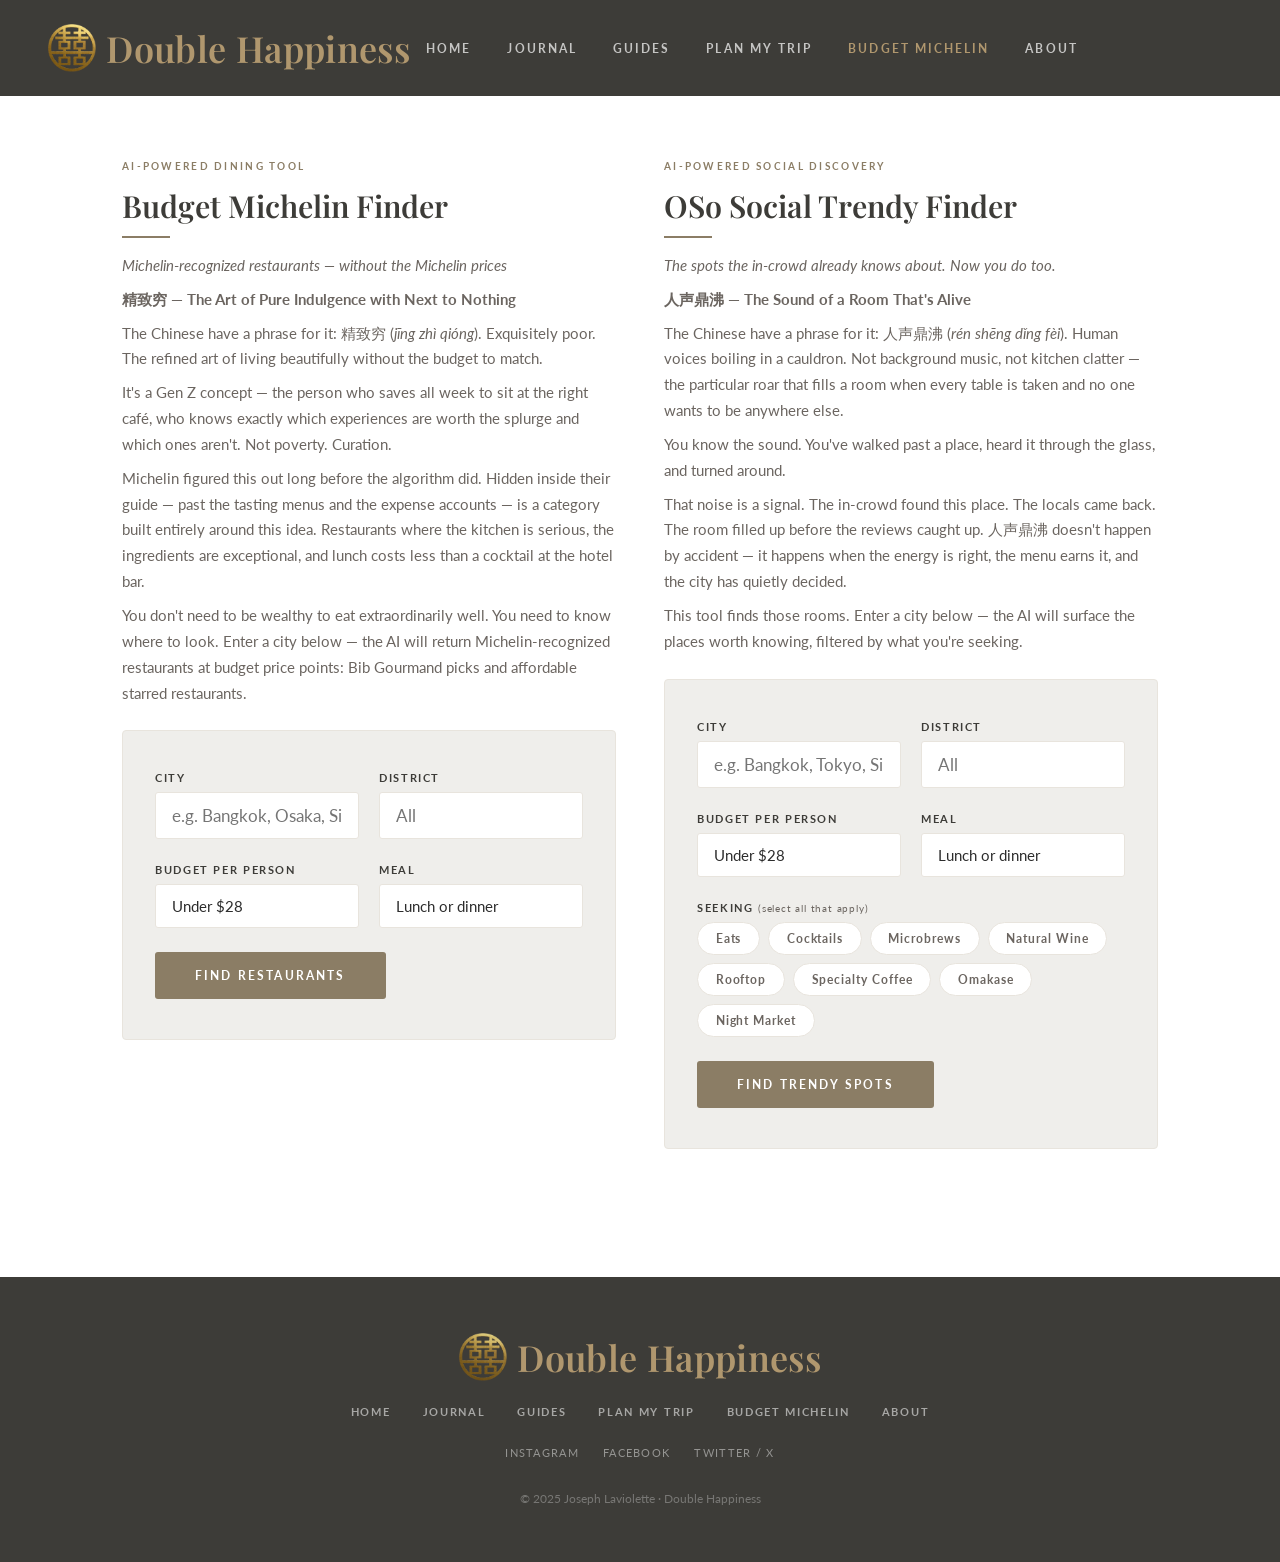
<file: michelin.html>
<!DOCTYPE html>
<html lang="en">
<head>
  <meta charset="UTF-8">
  <meta name="viewport" content="width=device-width, initial-scale=1.0">
  <title>Budget Michelin Finder – Double Happiness</title>
  <meta name="description" content="Find budget-friendly Michelin-recognized restaurants in any city. Bib Gourmand picks and affordable Michelin-starred dining — filtered by your budget.">
  <link rel="canonical" href="https://doublehappiness.life/michelin.html">
  <link rel="preconnect" href="https://fonts.googleapis.com">
  <link rel="preconnect" href="https://fonts.gstatic.com" crossorigin>
  <link href="https://fonts.googleapis.com/css2?family=Playfair+Display:ital,wght@0,400;0,600;1,400&family=Lato:wght@300;400;700&display=swap" rel="stylesheet">
  <link rel="stylesheet" href="css/styles.css?v=4">
</head>
<body>

  <!-- Page Header -->
  <header class="page-header">
    <a href="index.html" class="logo">
      <img src="images/dh-logo.png" alt="Double Happiness logo" class="logo-img" width="48" height="48">
      <span class="logo-text">
        <span class="logo-name">Double Happiness</span>
        <span class="logo-tagline">Asia Travel & Dining Platform</span>
      </span>
    </a>

    <nav class="page-nav" aria-label="Primary navigation">
      <a href="index.html">Home</a>
      <a href="journal.html">Journal</a>
      <a href="guides.html">Guides</a>
      <a href="plan.html">Plan My Trip</a>
      <a href="michelin.html" class="active">Budget Michelin</a>
      <a href="about.html">About</a>
    </nav>

    <div></div>
  </header>

  <main>
    <div class="tool-page">

      <!-- ── Side-by-side tool columns ── -->
      <div class="tool-columns" id="oso-social">

        <!-- Left: Budget Michelin Finder -->
        <div class="tool-column">
          <div class="page-intro">
            <span class="section-label">AI-Powered Dining Tool</span>
            <h2>Budget Michelin Finder</h2>
            <p class="page-intro-tagline">Michelin-recognized restaurants — without the Michelin prices</p>
            <p><strong>精致穷 — The Art of Pure Indulgence with Next to Nothing</strong></p>
            <p>The Chinese have a phrase for it: 精致穷 (<em>jīng zhì qióng</em>). Exquisitely poor. The refined art of living beautifully without the budget to match.</p>
            <p>It's a Gen Z concept — the person who saves all week to sit at the right café, who knows exactly which experiences are worth the splurge and which ones aren't. Not poverty. Curation.</p>
            <p>Michelin figured this out long before the algorithm did. Hidden inside their guide — past the tasting menus and the expense accounts — is a category built entirely around this idea. Restaurants where the kitchen is serious, the ingredients are exceptional, and lunch costs less than a cocktail at the hotel bar.</p>
            <p>You don't need to be wealthy to eat extraordinarily well. You need to know where to look. Enter a city below — the AI will return Michelin-recognized restaurants at budget price points: Bib Gourmand picks and affordable starred restaurants.</p>
          </div>

          <div class="tool-form-wrap">
            <form class="tool-form" id="michelinForm" onsubmit="searchMichelin(event)">

              <div class="form-row-group">
                <div class="form-row form-row--main">
                  <label class="form-label" for="city">City</label>
                  <input
                    class="form-input"
                    type="text"
                    id="city"
                    name="city"
                    placeholder="e.g. Bangkok, Osaka, Singapore…"
                    autocomplete="off"
                    required
                  >
                </div>
                <div class="form-row form-row--main">
                  <label class="form-label" for="district">District</label>
                  <input
                    class="form-input"
                    type="text"
                    id="district"
                    name="district"
                    list="district-options"
                    placeholder="All"
                    autocomplete="off"
                  >
                  <datalist id="district-options">
                    <option value="All">
                  </datalist>
                </div>
              </div>

              <div class="form-row-group">
                <div class="form-row">
                  <label class="form-label" for="budget">Budget per person</label>
                  <select class="form-select" id="budget" name="budget">
                    <option value="$20">Street</option>
                    <option value="$28" selected>Under $28</option>
                    <option value="$50">Under $50</option>
                    <option value="any budget">Any budget</option>
                  </select>
                </div>
                <div class="form-row">
                  <label class="form-label" for="mealType">Meal</label>
                  <select class="form-select" id="mealType" name="mealType">
                    <option value="either" selected>Lunch or dinner</option>
                    <option value="lunch">Lunch only</option>
                    <option value="dinner">Dinner only</option>
                  </select>
                </div>
              </div>

              <button type="submit" class="tool-submit" id="submitBtn">
                Find Restaurants
              </button>
            </form>
          </div>
        </div>

        <!-- Right: OSo Social Trendy Finder -->
        <div class="tool-column">
          <div class="page-intro">
            <span class="section-label">AI-Powered Social Discovery</span>
            <h2>OSo Social Trendy Finder</h2>
            <p class="page-intro-tagline">The spots the in-crowd already knows about. Now you do too.</p>
            <p><strong>人声鼎沸 — The Sound of a Room That's Alive</strong></p>
            <p>The Chinese have a phrase for it: 人声鼎沸 (<em>rén shēng dǐng fèi</em>). Human voices boiling in a cauldron. Not background music, not kitchen clatter — the particular roar that fills a room when every table is taken and no one wants to be anywhere else.</p>
            <p>You know the sound. You've walked past a place, heard it through the glass, and turned around.</p>
            <p>That noise is a signal. The in-crowd found this place. The locals came back. The room filled up before the reviews caught up. 人声鼎沸 doesn't happen by accident — it happens when the energy is right, the menu earns it, and the city has quietly decided.</p>
            <p>This tool finds those rooms. Enter a city below — the AI will surface the places worth knowing, filtered by what you're seeking.</p>
          </div>

          <div class="tool-form-wrap">
            <form class="tool-form" id="trendyForm" onsubmit="searchTrendy(event)">

              <div class="form-row-group">
                <div class="form-row form-row--main">
                  <label class="form-label" for="trendyCity">City</label>
                  <input
                    class="form-input"
                    type="text"
                    id="trendyCity"
                    placeholder="e.g. Bangkok, Tokyo, Singapore…"
                    autocomplete="off"
                    required
                  >
                </div>
                <div class="form-row form-row--main">
                  <label class="form-label" for="trendyDistrict">District</label>
                  <input
                    class="form-input"
                    type="text"
                    id="trendyDistrict"
                    list="trendy-district-options"
                    placeholder="All"
                    autocomplete="off"
                  >
                  <datalist id="trendy-district-options">
                    <option value="All">
                  </datalist>
                </div>
              </div>

              <div class="form-row-group">
                <div class="form-row">
                  <label class="form-label" for="trendyBudget">Budget per person</label>
                  <select class="form-select" id="trendyBudget">
                    <option value="$20">Street</option>
                    <option value="$28" selected>Under $28</option>
                    <option value="$50">Under $50</option>
                    <option value="any budget">Any budget</option>
                  </select>
                </div>
                <div class="form-row">
                  <label class="form-label" for="trendyMealType">Meal</label>
                  <select class="form-select" id="trendyMealType">
                    <option value="either" selected>Lunch or dinner</option>
                    <option value="lunch">Lunch only</option>
                    <option value="dinner">Dinner only</option>
                  </select>
                </div>
              </div>

              <div class="form-row">
                <label class="form-label">Seeking <span class="form-label-note">(select all that apply)</span></label>
                <div class="interest-grid" id="seekingGrid">
                  <button type="button" class="interest-btn" data-seeking="Eats">Eats</button>
                  <button type="button" class="interest-btn" data-seeking="Cocktails">Cocktails</button>
                  <button type="button" class="interest-btn" data-seeking="Microbrews">Microbrews</button>
                  <button type="button" class="interest-btn" data-seeking="Natural Wine">Natural Wine</button>
                  <button type="button" class="interest-btn" data-seeking="Rooftop">Rooftop</button>
                  <button type="button" class="interest-btn" data-seeking="Specialty Coffee">Specialty Coffee</button>
                  <button type="button" class="interest-btn" data-seeking="Omakase">Omakase</button>
                  <button type="button" class="interest-btn" data-seeking="Night Market">Night Market</button>
                </div>
              </div>

              <button type="submit" class="tool-submit" id="trendySubmitBtn">
                Find Trendy Spots
              </button>
            </form>
          </div>
        </div>

      </div><!-- /.tool-columns -->

      <!-- ── Michelin results (full width) ── -->
      <div class="tool-loading" id="loadingState" aria-live="polite">
        <div class="loading-spinner" aria-hidden="true"></div>
        <p>Searching Michelin recommendations…</p>
      </div>
      <div class="tool-error" id="errorState" role="alert">
        <p id="errorMessage"></p>
      </div>
      <div class="tool-results" id="resultsSection">
        <div class="results-header">
          <span class="section-label" id="resultsLabel"></span>
          <h2 id="resultsHeading"></h2>
        </div>
        <div class="results-grid" id="resultsGrid"></div>
        <div class="tool-affiliates">
          <div class="affiliate-card">
            <p class="affiliate-label">Book your table</p>
            <p>Reserve ahead at Michelin restaurants — spots fill fast.</p>
            <a href="https://www.thefork.com/" target="_blank" rel="noopener" class="btn-outline">Book via TheFork</a>
          </div>
          <div class="affiliate-card">
            <p class="affiliate-label">Travel insurance</p>
            <p>Protect your trip before you go. SafetyWing covers medical, delays, and more.</p>
            <a href="https://safetywing.com/" target="_blank" rel="noopener" class="btn-outline">Get SafetyWing</a>
          </div>
          <div class="affiliate-card">
            <p class="affiliate-label">Stay connected</p>
            <p>eSIM for this destination — no SIM-swapping, works on arrival.</p>
            <a href="https://www.airalo.com/" target="_blank" rel="noopener" class="btn-outline">Get Airalo eSIM</a>
          </div>
        </div>
      </div>

      <!-- ── OSo Social results (full width) ── -->
      <div class="tool-loading" id="trendyLoading" aria-live="polite">
        <div class="loading-spinner" aria-hidden="true"></div>
        <p>Finding what's hot right now…</p>
      </div>
      <div class="tool-error" id="trendyError" role="alert">
        <p id="trendyErrorMsg"></p>
      </div>
      <div class="tool-results" id="trendyResults">
        <div class="results-header">
          <span class="section-label" id="trendyResultsLabel"></span>
          <h2 id="trendyResultsHeading"></h2>
        </div>
        <div class="results-grid" id="trendyResultsGrid"></div>
      </div>

    </div>
  </main>

  <!-- Footer -->
  <footer>
    <a href="index.html" class="footer-logo logo">
      <img src="images/dh-logo.png" alt="Double Happiness logo" class="logo-img" width="48" height="48">
      <span class="logo-text">
        <span class="logo-name">Double Happiness</span>
        <span class="logo-tagline">Asia Travel & Dining Platform</span>
      </span>
    </a>

    <nav class="footer-nav" aria-label="Footer navigation">
      <a href="index.html">Home</a>
      <a href="journal.html">Journal</a>
      <a href="guides.html">Guides</a>
      <a href="plan.html">Plan My Trip</a>
      <a href="michelin.html">Budget Michelin</a>
      <a href="about.html">About</a>
    </nav>

    <div class="footer-social">
      <a href="https://www.instagram.com/" target="_blank" rel="noopener">Instagram</a>
      <a href="https://www.facebook.com/" target="_blank" rel="noopener">Facebook</a>
      <a href="https://twitter.com/" target="_blank" rel="noopener">Twitter / X</a>
    </div>

    <p class="footer-copy">&copy; 2025 Joseph Laviolette · Double Happiness</p>
  </footer>

  <script>
    const loadingState   = document.getElementById('loadingState');
    const errorState     = document.getElementById('errorState');
    const errorMessage   = document.getElementById('errorMessage');
    const resultsSection = document.getElementById('resultsSection');
    const resultsGrid    = document.getElementById('resultsGrid');
    const resultsLabel   = document.getElementById('resultsLabel');
    const resultsHeading = document.getElementById('resultsHeading');
    const submitBtn      = document.getElementById('submitBtn');

    function hideAll() {
      loadingState.classList.remove('visible');
      errorState.classList.remove('visible');
      resultsSection.classList.remove('visible');
    }

    const BADGE_MAP = {
      'bib gourmand': { label: 'Bib Gourmand', cls: 'badge--bib' },
      '1 star':       { label: '★ 1 Star',      cls: 'badge--star' },
      '2 stars':      { label: '★★ 2 Stars',    cls: 'badge--star' },
      '3 stars':      { label: '★★★ 3 Stars',   cls: 'badge--star' },
      'selected':     { label: 'Michelin Selected', cls: 'badge--selected' },
    };

    function getBadge(raw) {
      const key = (raw || '').toLowerCase().trim();
      for (const [k, v] of Object.entries(BADGE_MAP)) {
        if (key.includes(k)) return v;
      }
      return { label: raw || 'Michelin', cls: 'badge--selected' };
    }

    function renderResults(restaurants, city, budget) {
      resultsLabel.textContent   = city;
      resultsHeading.textContent = `Budget Michelin Picks`;
      resultsGrid.innerHTML = '';

      restaurants.forEach(r => {
        const badge = getBadge(r.michelin_distinction);
        const card  = document.createElement('article');
        card.className = 'result-card';
        card.innerHTML = `
          <div class="result-card-header">
            <h3 class="result-name">${r.name}</h3>
            <span class="michelin-badge ${badge.cls}">${badge.label}</span>
          </div>
          <div class="result-meta">
            <span class="result-cuisine">${r.cuisine}</span>
            <span class="result-price">${r.price_range}</span>
          </div>
          <p class="result-desc">${r.description}</p>
          ${r.tip ? `<p class="result-tip"><strong>Tip:</strong> ${r.tip}</p>` : ''}
        `;
        resultsGrid.appendChild(card);
      });

      resultsSection.classList.add('visible');
    }

    async function searchMichelin(e) {
      e.preventDefault();
      const city     = document.getElementById('city').value.trim();
      const districtRaw = document.getElementById('district').value.trim();
      const district = (districtRaw.toLowerCase() === 'all' || districtRaw === '') ? '' : districtRaw;
      const budget   = document.getElementById('budget').value;
      const mealType = document.getElementById('mealType').value;

      if (!city) return;

      hideAll();
      loadingState.classList.add('visible');
      submitBtn.disabled = true;

      const mealText    = mealType === 'either' ? 'lunch or dinner' : mealType;
      const budgetText  = budget === 'any budget' ? 'any budget' : `under ${budget} per person`;
      const location    = district ? `${city} (${district} district)` : city;

      const prompt = `List Michelin-recognized restaurants in ${location} suitable for ${mealText} at ${budgetText}.${district ? ` Prioritize restaurants in or near the ${district} area of ${city}.` : ''}
Focus on Bib Gourmand and affordable Michelin-starred options. Include 6–8 restaurants.
Return ONLY a raw JSON array (no markdown, no code blocks, no preamble) where each object has these fields:
name, michelin_distinction, cuisine, price_range, description, tip.`;

      try {
        const res = await fetch('/api/claude', {
          method: 'POST',
          headers: { 'Content-Type': 'application/json' },
          body: JSON.stringify({
            model: 'claude-sonnet-4-20250514',
            max_tokens: 1500,
            messages: [{ role: 'user', content: prompt }],
          }),
        });

        if (!res.ok) throw new Error(`API error ${res.status}`);

        const data    = await res.json();
        const rawText = data.content[0].text.trim();

        // Strip optional markdown code fences
        const jsonText = rawText.replace(/^```(?:json)?\s*/i, '').replace(/\s*```$/, '');
        const restaurants = JSON.parse(jsonText);

        hideAll();
        renderResults(restaurants, location, budget);
      } catch (err) {
        hideAll();
        errorMessage.textContent = `Something went wrong: ${err.message}. Please try again.`;
        errorState.classList.add('visible');
      } finally {
        submitBtn.disabled = false;
      }
    }

    // ══════════════════════════════
    // OSo Social Trendy Finder
    // ══════════════════════════════

    // Seeking toggle
    document.getElementById('seekingGrid').addEventListener('click', e => {
      const btn = e.target.closest('.interest-btn');
      if (btn) btn.classList.toggle('active');
    });

    const trendyLoading      = document.getElementById('trendyLoading');
    const trendyError        = document.getElementById('trendyError');
    const trendyErrorMsg     = document.getElementById('trendyErrorMsg');
    const trendyResults      = document.getElementById('trendyResults');
    const trendyResultsGrid  = document.getElementById('trendyResultsGrid');
    const trendyResultsLabel = document.getElementById('trendyResultsLabel');
    const trendyResultsHead  = document.getElementById('trendyResultsHeading');
    const trendySubmitBtn    = document.getElementById('trendySubmitBtn');

    function hideTrendyAll() {
      trendyLoading.classList.remove('visible');
      trendyError.classList.remove('visible');
      trendyResults.classList.remove('visible');
    }

    async function searchTrendy(e) {
      e.preventDefault();

      const city        = document.getElementById('trendyCity').value.trim();
      const districtRaw = document.getElementById('trendyDistrict').value.trim();
      const district    = (districtRaw.toLowerCase() === 'all' || districtRaw === '') ? '' : districtRaw;
      const budget      = document.getElementById('trendyBudget').value;
      const mealType    = document.getElementById('trendyMealType').value;
      const seeking     = [...document.querySelectorAll('#seekingGrid .interest-btn.active')]
                            .map(b => b.dataset.seeking);

      if (!city) return;

      hideTrendyAll();
      trendyLoading.classList.add('visible');
      trendySubmitBtn.disabled = true;

      const location    = district ? `${city} (${district} district)` : city;
      const mealText    = mealType === 'either' ? 'lunch or dinner' : mealType;
      const budgetText  = budget === 'any budget' ? 'any budget' : `under ${budget} per person`;
      const seekingText = seeking.length > 0 ? seeking.join(', ') : 'all types of venues';

      const prompt = `You are a local insider and city magazine editor who knows exactly what is trending in ${location} right now.

Find currently buzzing, in-crowd spots for ${mealText} at ${budgetText}.
Seeking: ${seekingText}${district ? `\nFocus on the ${district} area of ${city}.` : ''}

These should be places featured in recent city guides, local press, and social scenes — not legacy restaurant institutions. Think Monocle, Time Out, Condé Nast, local Instagram tastemakers.

Return ONLY a raw JSON array with 6–8 venues (no markdown, no code blocks, no preamble). Each object must have exactly these fields:
name, category, vibe, price_range, description, tip`;

      try {
        const res = await fetch('/api/claude', {
          method: 'POST',
          headers: { 'Content-Type': 'application/json' },
          body: JSON.stringify({
            model: 'claude-sonnet-4-20250514',
            max_tokens: 1500,
            messages: [{ role: 'user', content: prompt }],
          }),
        });

        if (!res.ok) throw new Error(`API error ${res.status}`);

        const data    = await res.json();
        const rawText = data.content[0].text.trim();
        const jsonText = rawText.replace(/^```(?:json)?\s*/i, '').replace(/\s*```$/, '');
        const venues  = JSON.parse(jsonText);

        hideTrendyAll();
        renderTrendyResults(venues, location, seeking);
      } catch (err) {
        hideTrendyAll();
        trendyErrorMsg.textContent = `Something went wrong: ${err.message}. Please try again.`;
        trendyError.classList.add('visible');
      } finally {
        trendySubmitBtn.disabled = false;
      }
    }

    function renderTrendyResults(venues, location, seeking) {
      trendyResultsLabel.textContent = location;
      trendyResultsHead.textContent  = seeking.length > 0
        ? `Trending: ${seeking.join(' · ')}`
        : 'Trending Now';

      trendyResultsGrid.innerHTML = '';
      venues.forEach(v => {
        const card = document.createElement('article');
        card.className = 'result-card';
        card.innerHTML = `
          <div class="result-card-header">
            <h3 class="result-name">${v.name}</h3>
            <span class="michelin-badge badge--selected">${v.category || 'Trending'}</span>
          </div>
          <div class="result-meta">
            <span class="result-cuisine">${v.vibe || ''}</span>
            <span class="result-price">${v.price_range}</span>
          </div>
          <p class="result-desc">${v.description}</p>
          ${v.tip ? `<p class="result-tip"><strong>Tip:</strong> ${v.tip}</p>` : ''}
        `;
        trendyResultsGrid.appendChild(card);
      });

      trendyResults.classList.add('visible');
    }
  </script>

</body>
</html>
</file>
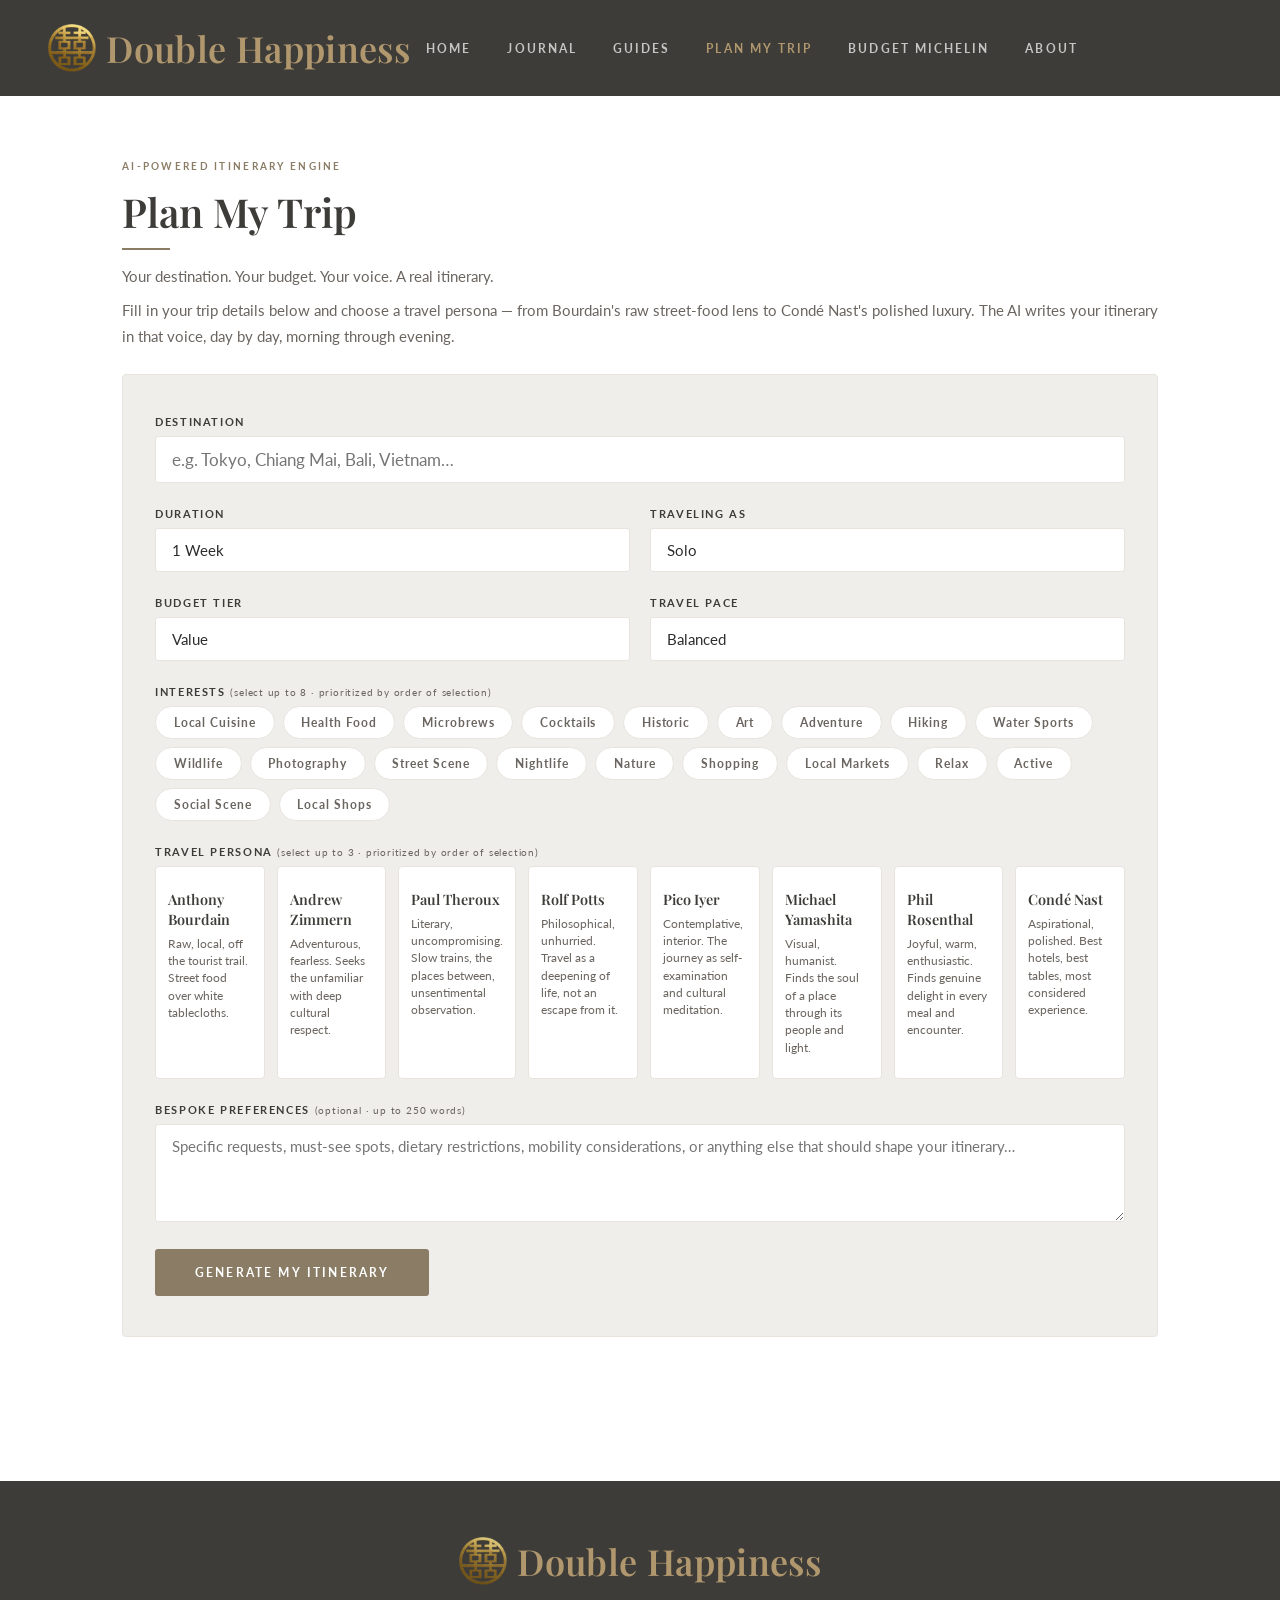
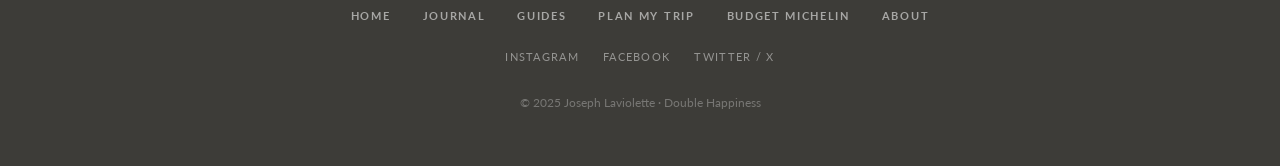
<file: plan.html>
<!DOCTYPE html>
<html lang="en">
<head>
  <meta charset="UTF-8">
  <meta name="viewport" content="width=device-width, initial-scale=1.0">
  <title>Plan My Trip – Double Happiness</title>
  <meta name="description" content="AI-powered itinerary engine. Choose your destination, budget, travel style, and persona — get a day-by-day Asia itinerary written just for you.">
  <link rel="canonical" href="https://doublehappiness.life/plan.html">
  <link rel="preconnect" href="https://fonts.googleapis.com">
  <link rel="preconnect" href="https://fonts.gstatic.com" crossorigin>
  <link href="https://fonts.googleapis.com/css2?family=Playfair+Display:ital,wght@0,400;0,600;1,400&family=Lato:wght@300;400;700&display=swap" rel="stylesheet">
  <link rel="stylesheet" href="css/styles.css?v=4">
</head>
<body>

  <!-- Page Header -->
  <header class="page-header">
    <a href="index.html" class="logo">
      <img src="images/dh-logo.png" alt="Double Happiness logo" class="logo-img" width="48" height="48">
      <span class="logo-text">
        <span class="logo-name">Double Happiness</span>
        <span class="logo-tagline">Asia Travel & Dining Platform</span>
      </span>
    </a>

    <nav class="page-nav" aria-label="Primary navigation">
      <a href="index.html">Home</a>
      <a href="journal.html">Journal</a>
      <a href="guides.html">Guides</a>
      <a href="plan.html" class="active">Plan My Trip</a>
      <a href="michelin.html">Budget Michelin</a>
      <a href="about.html">About</a>
    </nav>

    <div></div>
  </header>

  <main>
    <div class="tool-page">

      <div class="page-intro">
        <span class="section-label">AI-Powered Itinerary Engine</span>
        <h1>Plan My Trip</h1>
        <p>Your destination. Your budget. Your voice. A real itinerary.</p>
        <p>Fill in your trip details below and choose a travel persona — from Bourdain's raw street-food lens to Condé Nast's polished luxury. The AI writes your itinerary in that voice, day by day, morning through evening.</p>
      </div>

      <!-- Plan form -->
      <div class="tool-form-wrap">
        <form class="tool-form plan-form" id="planForm" onsubmit="generateItinerary(event)">

          <div class="form-row form-row--main">
            <label class="form-label" for="destination">Destination</label>
            <input
              class="form-input"
              type="text"
              id="destination"
              placeholder="e.g. Tokyo, Chiang Mai, Bali, Vietnam…"
              autocomplete="off"
              required
            >
          </div>

          <div class="form-row-group">
            <div class="form-row">
              <label class="form-label" for="duration">Duration</label>
              <select class="form-select" id="duration">
                <option value="Weekend">Weekend (2–3 days)</option>
                <option value="1 Week" selected>1 Week</option>
                <option value="2 Weeks+">2 Weeks+</option>
              </select>
            </div>

            <div class="form-row">
              <label class="form-label" for="partyType">Traveling as</label>
              <select class="form-select" id="partyType">
                <option value="Solo" selected>Solo</option>
                <option value="Couple">Couple</option>
                <option value="Family">Family</option>
                <option value="Group">Group</option>
              </select>
            </div>
          </div>

          <div class="form-row-group">
            <div class="form-row">
              <label class="form-label" for="budgetTier">Budget tier</label>
              <select class="form-select" id="budgetTier">
                <option value="Shoestring">Shoestring</option>
                <option value="Value" selected>Value</option>
                <option value="Mid-Range">Mid-Range</option>
                <option value="Luxury">Luxury</option>
              </select>
            </div>

            <div class="form-row">
              <label class="form-label" for="pace">Travel pace</label>
              <select class="form-select" id="pace">
                <option value="Packed">Packed</option>
                <option value="Balanced" selected>Balanced</option>
                <option value="Slow">Slow</option>
              </select>
            </div>
          </div>

          <!-- Interests multi-select -->
          <div class="form-row">
            <label class="form-label">Interests <span class="form-label-note">(select up to 8 · prioritized by order of selection)</span></label>
            <div class="interest-grid" id="interestGrid">
              <button type="button" class="interest-btn" data-interest="Local Cuisine">Local Cuisine</button>
              <button type="button" class="interest-btn" data-interest="Health Food">Health Food</button>
              <button type="button" class="interest-btn" data-interest="Microbrews">Microbrews</button>
              <button type="button" class="interest-btn" data-interest="Cocktails">Cocktails</button>
              <button type="button" class="interest-btn" data-interest="Historic">Historic</button>
              <button type="button" class="interest-btn" data-interest="Art">Art</button>
              <button type="button" class="interest-btn" data-interest="Adventure">Adventure</button>
              <button type="button" class="interest-btn" data-interest="Hiking">Hiking</button>
              <button type="button" class="interest-btn" data-interest="Water Sports">Water Sports</button>
              <button type="button" class="interest-btn" data-interest="Wildlife">Wildlife</button>
              <button type="button" class="interest-btn" data-interest="Photography">Photography</button>
              <button type="button" class="interest-btn" data-interest="Street Scene">Street Scene</button>
              <button type="button" class="interest-btn" data-interest="Nightlife">Nightlife</button>
              <button type="button" class="interest-btn" data-interest="Nature">Nature</button>
              <button type="button" class="interest-btn" data-interest="Shopping">Shopping</button>
              <button type="button" class="interest-btn" data-interest="Local Markets">Local Markets</button>
              <button type="button" class="interest-btn" data-interest="Relax">Relax</button>
              <button type="button" class="interest-btn" data-interest="Active">Active</button>
              <button type="button" class="interest-btn" data-interest="Social Scene">Social Scene</button>
              <button type="button" class="interest-btn" data-interest="Local Shops">Local Shops</button>
            </div>
          </div>

          <!-- Persona selector -->
          <div class="form-row">
            <label class="form-label">Travel Persona <span class="form-label-note">(select up to 3 · prioritized by order of selection)</span></label>
            <div class="persona-grid" id="personaGrid">

              <div class="persona-card" data-persona="Anthony Bourdain">
                <span class="persona-name">Anthony Bourdain</span>
                <span class="persona-desc">Raw, local, off the tourist trail. Street food over white tablecloths.</span>
              </div>

              <div class="persona-card" data-persona="Andrew Zimmern">
                <span class="persona-name">Andrew Zimmern</span>
                <span class="persona-desc">Adventurous, fearless. Seeks the unfamiliar with deep cultural respect.</span>
              </div>

              <div class="persona-card" data-persona="Paul Theroux">
                <span class="persona-name">Paul Theroux</span>
                <span class="persona-desc">Literary, uncompromising. Slow trains, the places between, unsentimental observation.</span>
              </div>

              <div class="persona-card" data-persona="Rolf Potts">
                <span class="persona-name">Rolf Potts</span>
                <span class="persona-desc">Philosophical, unhurried. Travel as a deepening of life, not an escape from it.</span>
              </div>

              <div class="persona-card" data-persona="Pico Iyer">
                <span class="persona-name">Pico Iyer</span>
                <span class="persona-desc">Contemplative, interior. The journey as self-examination and cultural meditation.</span>
              </div>

              <div class="persona-card" data-persona="Michael Yamashita">
                <span class="persona-name">Michael Yamashita</span>
                <span class="persona-desc">Visual, humanist. Finds the soul of a place through its people and light.</span>
              </div>

              <div class="persona-card" data-persona="Phil Rosenthal">
                <span class="persona-name">Phil Rosenthal</span>
                <span class="persona-desc">Joyful, warm, enthusiastic. Finds genuine delight in every meal and encounter.</span>
              </div>

              <div class="persona-card" data-persona="Condé Nast">
                <span class="persona-name">Condé Nast</span>
                <span class="persona-desc">Aspirational, polished. Best hotels, best tables, most considered experience.</span>
              </div>

            </div>
          </div>

          <!-- Bespoke Preferences -->
          <div class="form-row">
            <label class="form-label" for="bespokePrefs">Bespoke Preferences <span class="form-label-note">(optional · up to 250 words)</span></label>
            <textarea
              class="form-input"
              id="bespokePrefs"
              rows="4"
              placeholder="Specific requests, must-see spots, dietary restrictions, mobility considerations, or anything else that should shape your itinerary…"
            ></textarea>
          </div>

          <button type="submit" class="tool-submit" id="planSubmitBtn">
            Generate My Itinerary
          </button>
        </form>
      </div>

      <!-- Loading -->
      <div class="tool-loading" id="planLoading" aria-live="polite">
        <div class="loading-spinner" aria-hidden="true"></div>
        <p>Writing your itinerary…</p>
      </div>

      <!-- Error -->
      <div class="tool-error" id="planError" role="alert">
        <p id="planErrorMsg"></p>
      </div>

      <!-- Output -->
      <div class="itinerary-output" id="itineraryOutput">
        <div class="itinerary-header">
          <span class="section-label" id="itinLabel"></span>
          <h2 id="itinHeading"></h2>
          <p class="itinerary-persona-tag" id="itinPersona"></p>
        </div>

        <!-- Day 1 teaser (always shown) -->
        <div id="itinDay1"></div>

        <!-- Email gate -->
        <div class="email-gate" id="emailGate">
          <div class="email-gate-inner">
            <h3>Your full itinerary is ready.</h3>
            <p>Enter your email to unlock the complete day-by-day itinerary — free, no spam.</p>
            <form class="email-gate-form" id="emailGateForm" onsubmit="unlockItinerary(event)">
              <input
                type="email"
                class="form-input"
                id="gateEmail"
                placeholder="your@email.com"
                required
              >
              <button type="submit" class="tool-submit">Unlock Full Itinerary</button>
            </form>
            <p class="email-gate-note">Your itinerary will display instantly below.</p>
          </div>
        </div>

        <!-- Full itinerary (shown after email) -->
        <div id="itinFull"></div>

        <!-- Affiliate hooks -->
        <div class="tool-affiliates" id="itinAffiliates">
          <div class="affiliate-card">
            <p class="affiliate-label">Find your hotel</p>
            <p>Compare and book accommodation for this trip on Booking.com.</p>
            <a href="https://www.booking.com/" target="_blank" rel="noopener" class="btn-outline">Search Hotels</a>
          </div>
          <div class="affiliate-card">
            <p class="affiliate-label">Book your activities</p>
            <p>Tours, day trips, and experiences from GetYourGuide.</p>
            <a href="https://www.getyourguide.com/" target="_blank" rel="noopener" class="btn-outline">Browse Activities</a>
          </div>
          <div class="affiliate-card">
            <p class="affiliate-label">Travel insurance</p>
            <p>SafetyWing covers medical emergencies, trip delays, and more.</p>
            <a href="https://safetywing.com/" target="_blank" rel="noopener" class="btn-outline">Get SafetyWing</a>
          </div>
        </div>
      </div>

    </div>
  </main>

  <!-- Footer -->
  <footer>
    <a href="index.html" class="footer-logo logo">
      <img src="images/dh-logo.png" alt="Double Happiness logo" class="logo-img" width="48" height="48">
      <span class="logo-text">
        <span class="logo-name">Double Happiness</span>
        <span class="logo-tagline">Asia Travel & Dining Platform</span>
      </span>
    </a>

    <nav class="footer-nav" aria-label="Footer navigation">
      <a href="index.html">Home</a>
      <a href="journal.html">Journal</a>
      <a href="guides.html">Guides</a>
      <a href="plan.html">Plan My Trip</a>
      <a href="michelin.html">Budget Michelin</a>
      <a href="about.html">About</a>
    </nav>

    <div class="footer-social">
      <a href="https://www.instagram.com/" target="_blank" rel="noopener">Instagram</a>
      <a href="https://www.facebook.com/" target="_blank" rel="noopener">Facebook</a>
      <a href="https://twitter.com/" target="_blank" rel="noopener">Twitter / X</a>
    </div>

    <p class="footer-copy">&copy; 2025 Joseph Laviolette · Double Happiness</p>
  </footer>

  <script>
    // ── Order tracking state ──
    let interestOrder = [];
    let personaOrder  = [];
    const MAX_INTERESTS = 8;
    const MAX_PERSONAS  = 3;

    // ── Badge helper ──
    function addBadge(el, num) {
      const badge = document.createElement('span');
      badge.className = 'order-badge';
      badge.textContent = num;
      el.appendChild(badge);
    }

    // ── Interest toggle (ordered, max 8) ──
    document.getElementById('interestGrid').addEventListener('click', e => {
      const btn = e.target.closest('.interest-btn');
      if (!btn) return;
      const interest = btn.dataset.interest;
      const idx = interestOrder.indexOf(interest);
      if (idx > -1) {
        interestOrder.splice(idx, 1);
        btn.classList.remove('active');
        btn.querySelector('.order-badge')?.remove();
        // Re-number remaining
        document.querySelectorAll('.interest-btn.active').forEach(b => {
          b.querySelector('.order-badge')?.remove();
          const i = interestOrder.indexOf(b.dataset.interest);
          if (i > -1) addBadge(b, i + 1);
        });
      } else {
        if (interestOrder.length >= MAX_INTERESTS) return;
        interestOrder.push(interest);
        btn.classList.add('active');
        addBadge(btn, interestOrder.length);
      }
    });

    // ── Persona toggle (ordered, max 3) ──
    document.getElementById('personaGrid').addEventListener('click', e => {
      const card = e.target.closest('.persona-card');
      if (!card) return;
      const persona = card.dataset.persona;
      const idx = personaOrder.indexOf(persona);
      if (idx > -1) {
        personaOrder.splice(idx, 1);
        card.classList.remove('selected');
        card.querySelector('.order-badge')?.remove();
        // Re-number remaining
        document.querySelectorAll('.persona-card.selected').forEach(c => {
          c.querySelector('.order-badge')?.remove();
          const i = personaOrder.indexOf(c.dataset.persona);
          if (i > -1) addBadge(c, i + 1);
        });
      } else {
        if (personaOrder.length >= MAX_PERSONAS) return;
        personaOrder.push(persona);
        card.classList.add('selected');
        addBadge(card, personaOrder.length);
      }
    });

    // ── State refs ──
    const planLoading    = document.getElementById('planLoading');
    const planError      = document.getElementById('planError');
    const planErrorMsg   = document.getElementById('planErrorMsg');
    const itinOutput     = document.getElementById('itineraryOutput');
    const emailGate      = document.getElementById('emailGate');
    const itinFull       = document.getElementById('itinFull');
    const itinAffiliates = document.getElementById('itinAffiliates');
    const planSubmitBtn  = document.getElementById('planSubmitBtn');

    let _fullItinerary = '';

    function hidePlanAll() {
      planLoading.classList.remove('visible');
      planError.classList.remove('visible');
      itinOutput.classList.remove('visible');
    }

    const PERSONA_DESCRIPTIONS = {
      'Anthony Bourdain':  'Raw, local, off the tourist trail. Street food over white tablecloths. Real neighborhoods, real people, no filters. Writes with honesty and a sharp eye for what makes a place authentic versus performed.',
      'Andrew Zimmern':    'Adventurous and fearless. Seeks unusual ingredients, forgotten culinary traditions, and experiences most travelers walk past. Approaches every culture with genuine curiosity and deep respect.',
      'Paul Theroux':      'Literary and uncompromising. Prefers trains, slow travel, and the places between destinations. Unsentimental, observational, deeply read. Suspicious of comfort but not ascetic.',
      'Rolf Potts':        'Philosophical and unhurried. Believes travel is not an escape from life but a deepening of it. Itineraries are loose, time is generous, and the point is absorption not accumulation.',
      'Pico Iyer':         'Contemplative and interior. Writes about displacement, the in-between, and what movement reveals about stillness. Finds meaning in airports, transit hotels, and the margins of places. The journey is always also inward.',
      'Michael Yamashita': 'Visual and humanist. Every recommendation is seen before it is experienced — the quality of light, the human face, the moment before and after the obvious shot. Follows ancient routes and finds the thread connecting past to present.',
      'Phil Rosenthal':    'Joyful, warm, and genuinely enthusiastic. Finds something wonderful in every meal, every encounter, every city. Accessible without being bland. Makes the reader feel invited rather than instructed.',
      'Condé Nast':        'Aspirational and polished. The best room, the best table, the most considered experience. Luxury without ostentation. Writes as though everything is a privilege worth honoring.',
    };

    async function generateItinerary(e) {
      e.preventDefault();

      if (personaOrder.length === 0) {
        planErrorMsg.textContent = 'Please select at least one Travel Persona before generating your itinerary.';
        planError.classList.add('visible');
        return;
      }

      const destination = document.getElementById('destination').value.trim();
      const duration    = document.getElementById('duration').value;
      const partyType   = document.getElementById('partyType').value;
      const budgetTier  = document.getElementById('budgetTier').value;
      const pace        = document.getElementById('pace').value;
      const bespoke     = document.getElementById('bespokePrefs').value.trim();

      if (!destination) return;

      // Build interests string (ordered by selection priority)
      const interestsList = interestOrder.length > 0
        ? interestOrder.map((int, i) => `${i + 1}. ${int}`).join(', ')
        : 'General exploration';

      // Build persona context
      const primaryPersona   = personaOrder[0];
      const secondaryPersonas = personaOrder.slice(1);
      const primaryDesc      = PERSONA_DESCRIPTIONS[primaryPersona] || '';

      let personaSection = `Primary voice: ${primaryPersona} — ${primaryDesc}`;
      if (secondaryPersonas.length > 0) {
        const secondaryLines = secondaryPersonas
          .map(p => `${p} (${PERSONA_DESCRIPTIONS[p] || ''})`)
          .join('; ');
        personaSection += `\nSecondary influences to weave in subtly: ${secondaryLines}`;
      }

      hidePlanAll();
      planLoading.classList.add('visible');
      planSubmitBtn.disabled = true;

      const prompt = `You are writing a travel itinerary primarily in the voice and style of ${primaryPersona}.

${personaSection}

Write a day-by-day itinerary for:
- Destination: ${destination}
- Duration: ${duration}
- Party type: ${partyType}
- Budget tier: ${budgetTier}
- Travel pace: ${pace}
- Interests (in priority order): ${interestsList}${bespoke ? `\n- Bespoke preferences: ${bespoke}` : ''}

Format each day exactly as:
## Day 1 — [Theme Title]
**Morning:** ...
**Afternoon:** ...
**Evening:** ...

Continue for all days. Be specific with real restaurant names, neighborhoods, and practical tips. Maintain the primary persona's voice throughout, with subtle traces of the secondary influences where they fit naturally.`;

      try {
        const res = await fetch('/api/claude', {
          method: 'POST',
          headers: { 'Content-Type': 'application/json' },
          body: JSON.stringify({
            model: 'claude-sonnet-4-20250514',
            max_tokens: 3000,
            messages: [{ role: 'user', content: prompt }],
          }),
        });

        if (!res.ok) throw new Error(`API error ${res.status}`);

        const data = await res.json();
        const text = data.content[0].text.trim();

        _fullItinerary = text;

        hidePlanAll();
        renderItinerary(destination, duration, primaryPersona, secondaryPersonas, text);
      } catch (err) {
        hidePlanAll();
        planErrorMsg.textContent = `Something went wrong: ${err.message}. Please try again.`;
        planError.classList.add('visible');
      } finally {
        planSubmitBtn.disabled = false;
      }
    }

    function renderItinerary(destination, duration, primary, secondary, text) {
      const days = text.split(/(?=##\s*Day\s*\d)/i).filter(s => s.trim());

      const personaTag = secondary.length > 0
        ? `Written in the style of ${primary} · with ${secondary.join(' & ')}`
        : `Written in the style of ${primary}`;

      document.getElementById('itinLabel').textContent   = destination;
      document.getElementById('itinHeading').textContent = `Your ${duration} Itinerary`;
      document.getElementById('itinPersona').textContent = personaTag;

      // Show Day 1 as teaser
      const day1Html = markdownToHtml(days[0] || '');
      document.getElementById('itinDay1').innerHTML = `<div class="day-block day-block--teaser">${day1Html}</div>`;

      // Remaining days (behind email gate)
      const remainingHtml = days.slice(1).map(d =>
        `<div class="day-block">${markdownToHtml(d)}</div>`
      ).join('');
      itinFull.innerHTML = remainingHtml;

      if (days.length > 1) {
        emailGate.classList.add('visible');
        itinFull.classList.remove('visible');
      } else {
        emailGate.classList.remove('visible');
        itinFull.classList.add('visible');
      }

      itinAffiliates.classList.add('visible');
      itinOutput.classList.add('visible');
    }

    function unlockItinerary(e) {
      e.preventDefault();
      // In production: submit email to ConvertKit/Beehiiv here
      emailGate.classList.remove('visible');
      itinFull.classList.add('visible');
    }

    function markdownToHtml(md) {
      return md
        .replace(/^##\s+(.+)$/gm, '<h3 class="day-title">$1</h3>')
        .replace(/^\*\*([^*]+)\*\*/gm, '<strong>$1</strong>')
        .replace(/^(\*\*[^*]+\*\*:?.*)$/gm, '<p class="day-segment">$1</p>')
        .replace(/^(?!<[hp])(.*\S.*)$/gm, '<p>$1</p>')
        .replace(/\n{2,}/g, '');
    }
  </script>

</body>
</html>
</file>
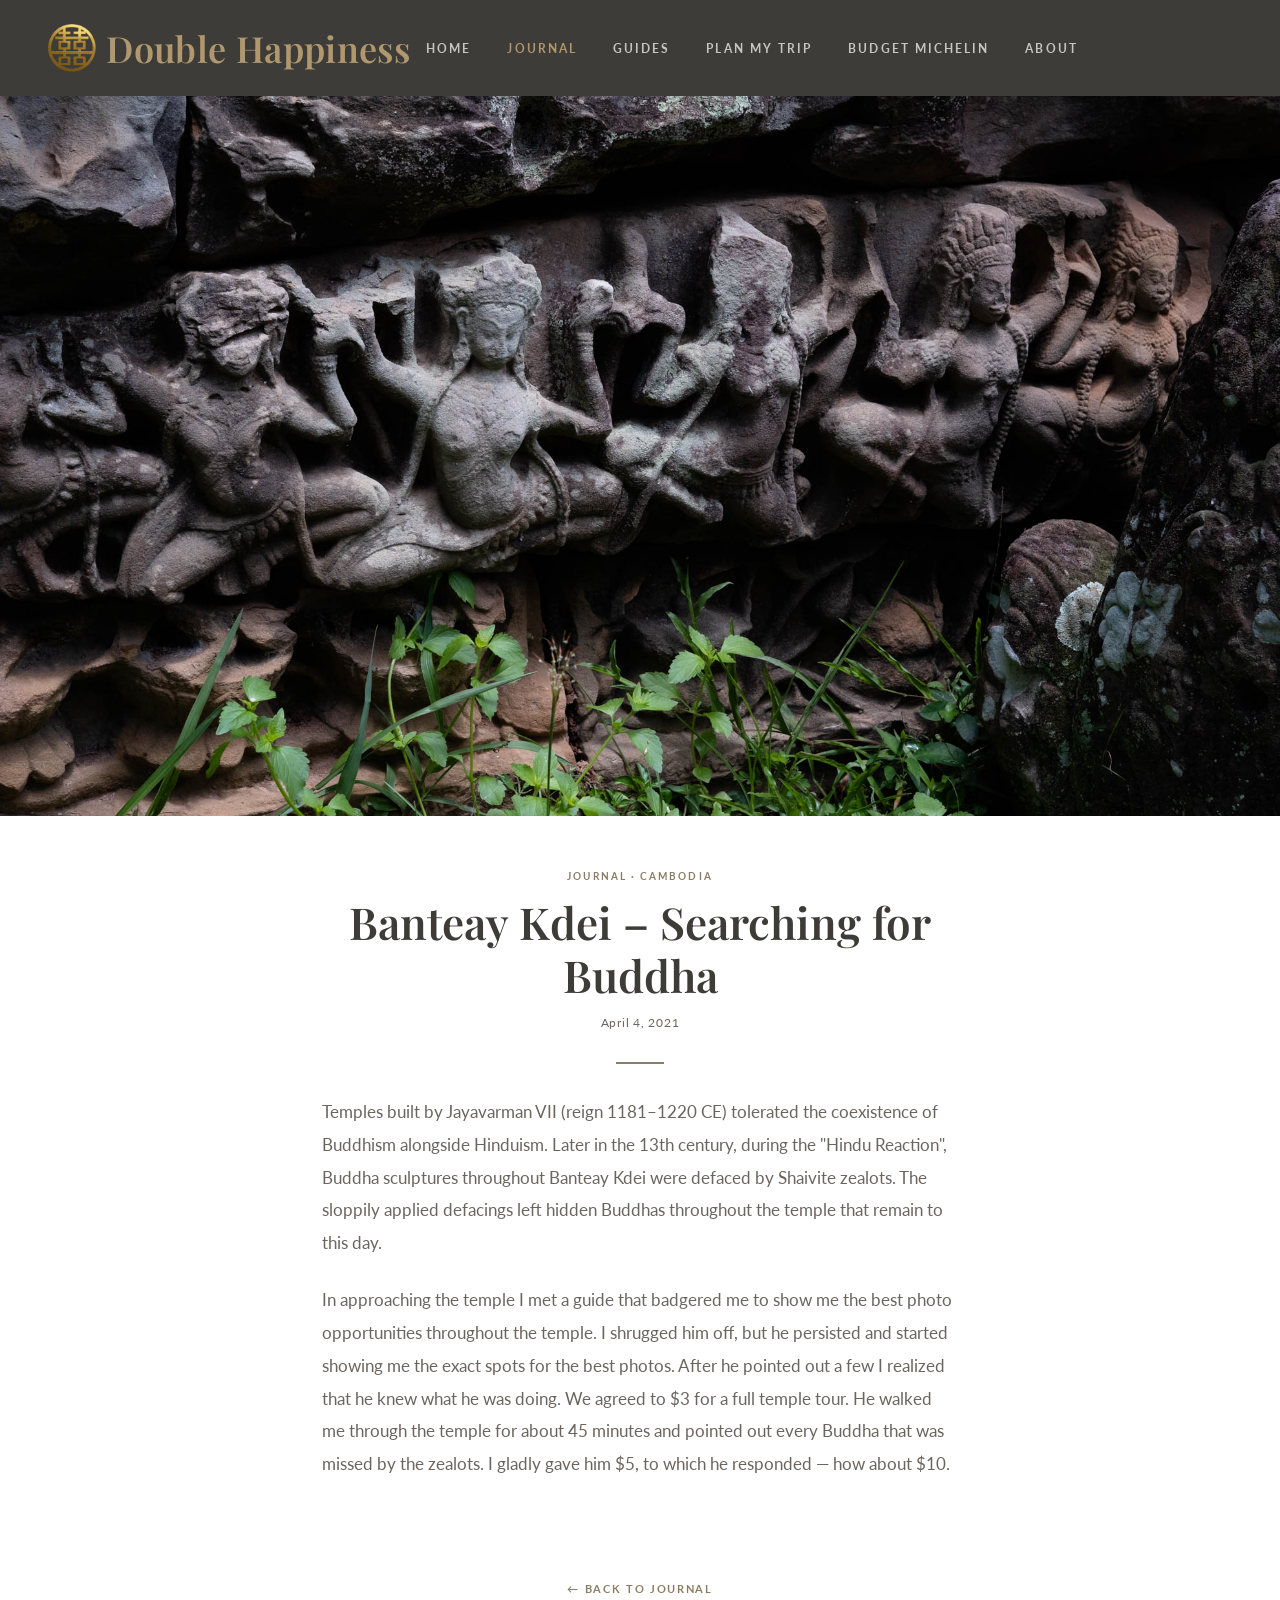
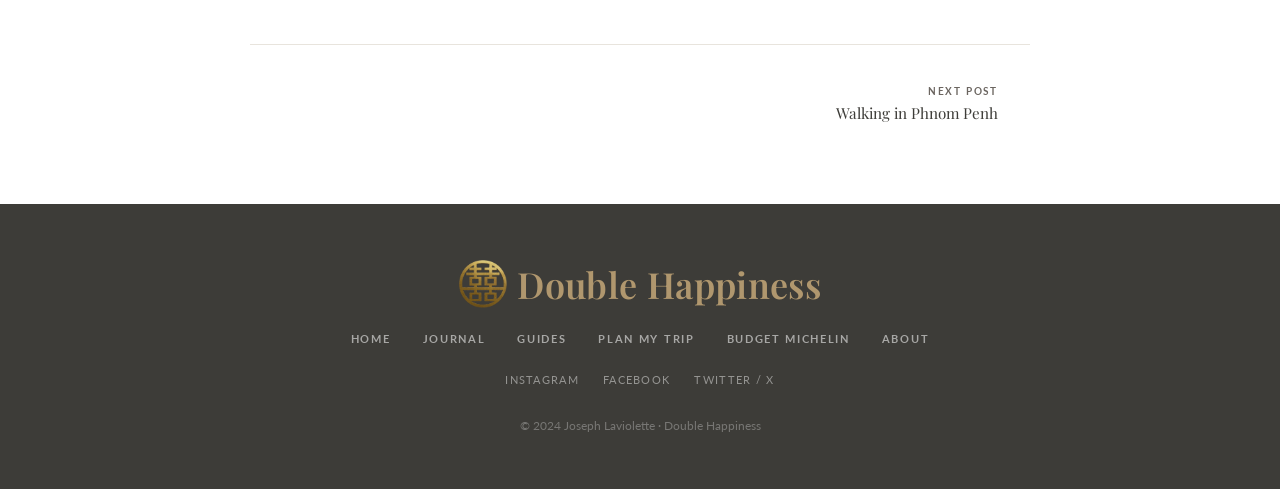
<file: posts/banteay-kdei.html>
<!DOCTYPE html>
<html lang="en">
<head>
  <meta charset="UTF-8">
  <meta name="viewport" content="width=device-width, initial-scale=1.0">
  <title>Banteay Kdei – Searching for Buddha – Double Happiness</title>
  <meta name="description" content="Temples built by Jayavarman VII tolerated the coexistence of Buddhism alongside Hinduism — and hidden Buddhas survive to this day.">
  <link rel="canonical" href="https://doublehappiness.life/posts/banteay-kdei.html">
  <link rel="preconnect" href="https://fonts.googleapis.com">
  <link rel="preconnect" href="https://fonts.gstatic.com" crossorigin>
  <link href="https://fonts.googleapis.com/css2?family=Playfair+Display:ital,wght@0,400;0,600;1,400&family=Lato:wght@300;400;700&display=swap" rel="stylesheet">
  <link rel="stylesheet" href="../css/styles.css?v=4">
</head>
<body>

  <header class="page-header">
    <a href="../index.html" class="logo">
      <img src="../images/dh-logo.png" alt="Double Happiness logo" class="logo-img" width="48" height="48">
      <span class="logo-text">
        <span class="logo-name">Double Happiness</span>
        <span class="logo-tagline">Asia Travel Blog & Gallery</span>
      </span>
    </a>
    <nav class="page-nav" aria-label="Primary navigation">
      <a href="../index.html">Home</a>
      <a href="../journal.html" class="active">Journal</a>
      <a href="../guides.html">Guides</a>
      <a href="../plan.html">Plan My Trip</a>
      <a href="../michelin.html">Budget Michelin</a>
      <a href="../about.html">About</a>
    </nav>
    <div></div>
  </header>

  <main>
    <img
      class="post-cover"
      src="../images/bantaey-kdei-1577.jpg"
      alt="Stone carvings at Banteay Kdei temple, Cambodia"
    >

    <div class="post-header">
      <span class="post-category">Journal &middot; Cambodia</span>
      <h1 class="post-title">Banteay Kdei – Searching for Buddha</h1>
      <p class="post-date">April 4, 2021</p>
      <div class="post-rule"></div>
    </div>

    <div class="post-body">
      <p>Temples built by Jayavarman VII (reign 1181–1220 CE) tolerated the coexistence of Buddhism alongside Hinduism. Later in the 13th century, during the "Hindu Reaction", Buddha sculptures throughout Banteay Kdei were defaced by Shaivite zealots. The sloppily applied defacings left hidden Buddhas throughout the temple that remain to this day.</p>
      <p>In approaching the temple I met a guide that badgered me to show me the best photo opportunities throughout the temple. I shrugged him off, but he persisted and started showing me the exact spots for the best photos. After he pointed out a few I realized that he knew what he was doing. We agreed to $3 for a full temple tour. He walked me through the temple for about 45 minutes and pointed out every Buddha that was missed by the zealots. I gladly gave him $5, to which he responded — how about $10.</p>
    </div>

    <div class="post-back">
      <a href="../journal.html">← Back to Journal</a>
    </div>

    <nav class="post-nav" aria-label="Post navigation">
      <div class="post-nav-item">
      </div>
      <div class="post-nav-item next">
        <span class="post-nav-label">Next Post</span>
        <a class="post-nav-title" href="walking-in-phnom-penh.html">Walking in Phnom Penh</a>
      </div>
    </nav>
  </main>

  <footer>
    <a href="../index.html" class="footer-logo logo">
      <img src="../images/dh-logo.png" alt="Double Happiness logo" class="logo-img" width="48" height="48">
      <span class="logo-text">
        <span class="logo-name">Double Happiness</span>
        <span class="logo-tagline">Asia Travel Blog & Gallery</span>
      </span>
    </a>
    <nav class="footer-nav" aria-label="Footer navigation">
      <a href="../index.html">Home</a>
      <a href="../journal.html">Journal</a>
      <a href="../guides.html">Guides</a>
      <a href="../plan.html">Plan My Trip</a>
      <a href="../michelin.html">Budget Michelin</a>
      <a href="../about.html">About</a>
    </nav>
    <div class="footer-social">
      <a href="https://www.instagram.com/" target="_blank" rel="noopener">Instagram</a>
      <a href="https://www.facebook.com/" target="_blank" rel="noopener">Facebook</a>
      <a href="https://twitter.com/" target="_blank" rel="noopener">Twitter / X</a>
    </div>
    <p class="footer-copy">&copy; 2024 Joseph Laviolette · Double Happiness</p>
  </footer>

</body>
</html>
</file>
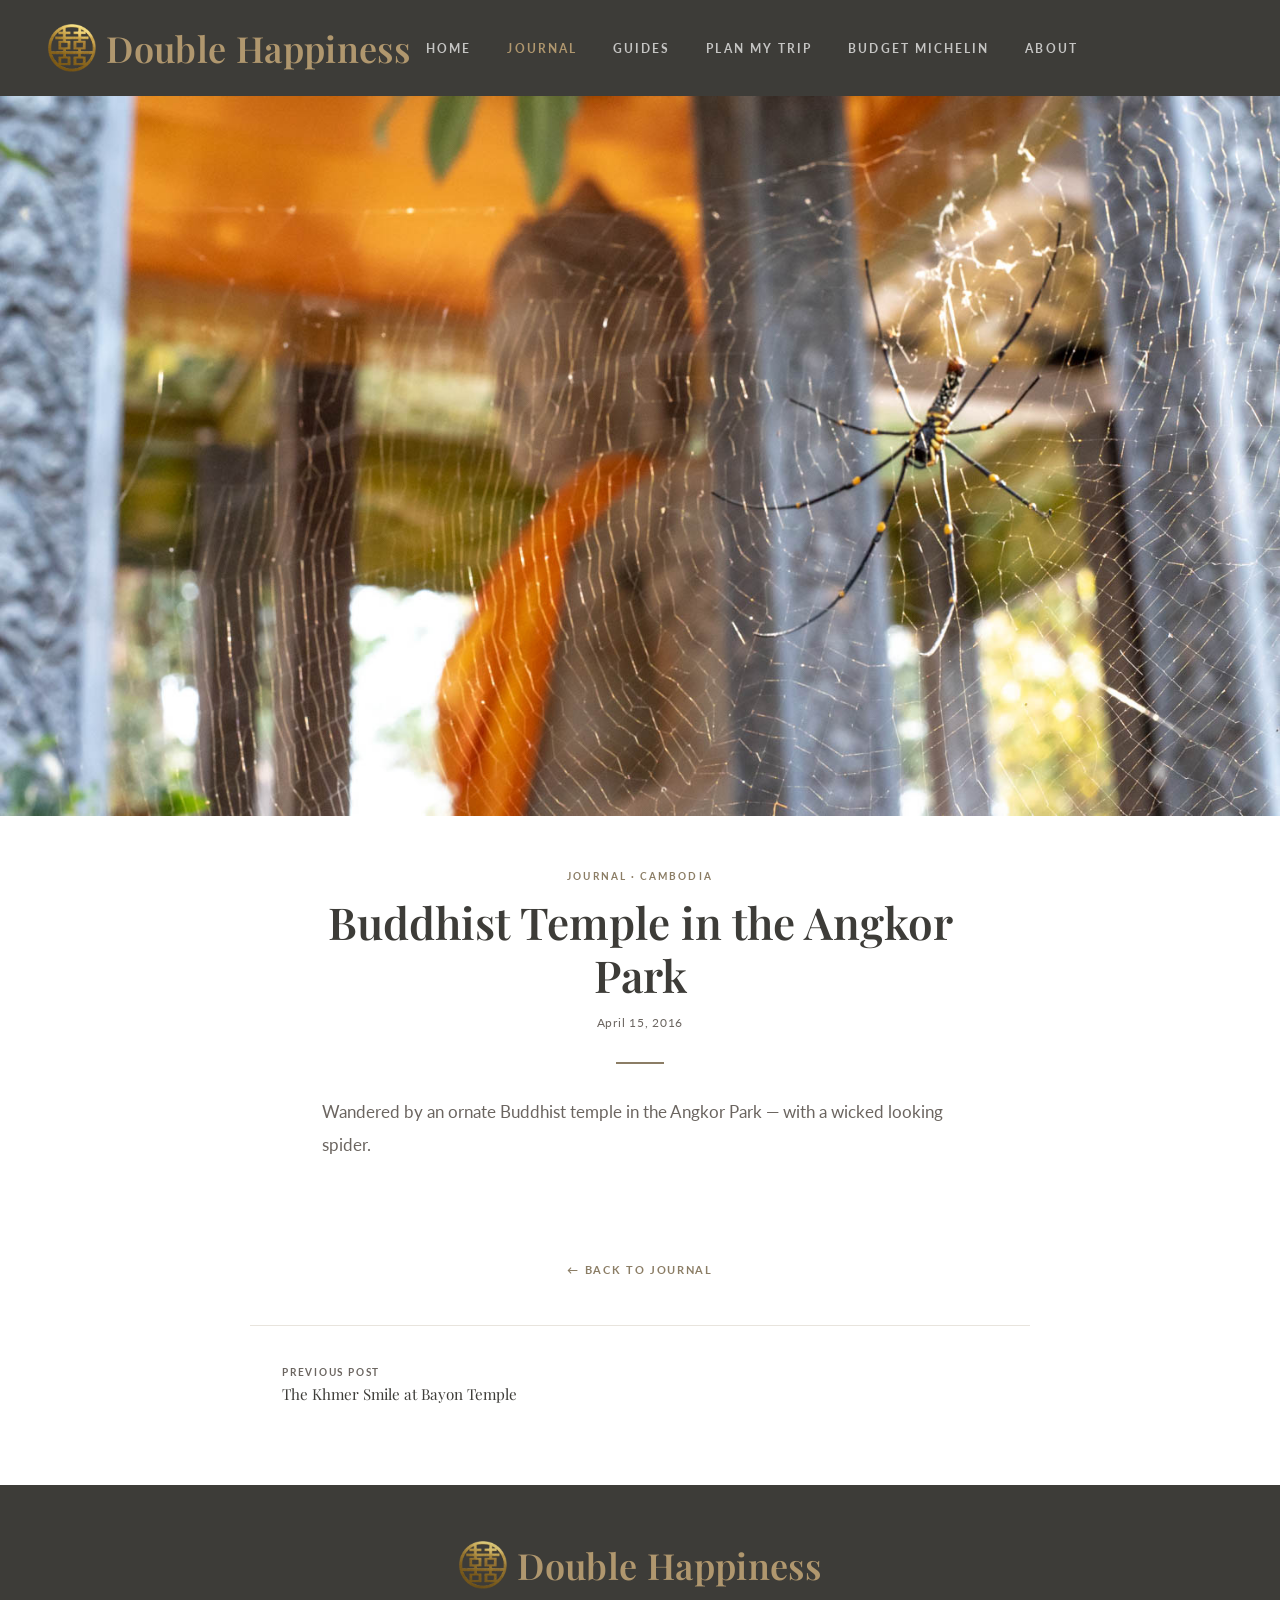
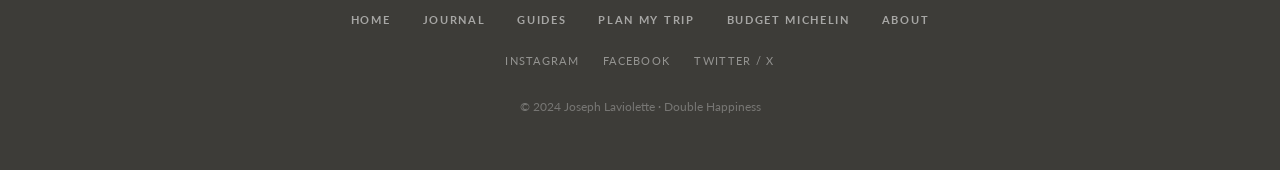
<file: posts/buddhist-temple-angkor-park.html>
<!DOCTYPE html>
<html lang="en">
<head>
  <meta charset="UTF-8">
  <meta name="viewport" content="width=device-width, initial-scale=1.0">
  <title>Buddhist Temple in the Angkor Park – Double Happiness</title>
  <meta name="description" content="An ornate Buddhist temple discovered while wandering the Angkor Park — and a wicked looking spider.">
  <link rel="canonical" href="https://doublehappiness.life/posts/buddhist-temple-angkor-park.html">
  <link rel="preconnect" href="https://fonts.googleapis.com">
  <link rel="preconnect" href="https://fonts.gstatic.com" crossorigin>
  <link href="https://fonts.googleapis.com/css2?family=Playfair+Display:ital,wght@0,400;0,600;1,400&family=Lato:wght@300;400;700&display=swap" rel="stylesheet">
  <link rel="stylesheet" href="../css/styles.css?v=4">
</head>
<body>

  <header class="page-header">
    <a href="../index.html" class="logo">
      <img src="../images/dh-logo.png" alt="Double Happiness logo" class="logo-img" width="48" height="48">
      <span class="logo-text">
        <span class="logo-name">Double Happiness</span>
        <span class="logo-tagline">Asia Travel Blog & Gallery</span>
      </span>
    </a>
    <nav class="page-nav" aria-label="Primary navigation">
      <a href="../index.html">Home</a>
      <a href="../journal.html" class="active">Journal</a>
      <a href="../guides.html">Guides</a>
      <a href="../plan.html">Plan My Trip</a>
      <a href="../michelin.html">Budget Michelin</a>
      <a href="../about.html">About</a>
    </nav>
    <div></div>
  </header>

  <main>
    <img
      class="post-cover"
      src="../images/w-spider-1-of-1.jpg"
      alt="Ornate Buddhist temple in the Angkor Park, Cambodia"
    >

    <div class="post-header">
      <span class="post-category">Journal &middot; Cambodia</span>
      <h1 class="post-title">Buddhist Temple in the Angkor Park</h1>
      <p class="post-date">April 15, 2016</p>
      <div class="post-rule"></div>
    </div>

    <div class="post-body">
      <p>Wandered by an ornate Buddhist temple in the Angkor Park — with a wicked looking spider.</p>
    </div>

    <div class="post-back">
      <a href="../journal.html">← Back to Journal</a>
    </div>

    <nav class="post-nav" aria-label="Post navigation">
      <div class="post-nav-item">
        <span class="post-nav-label">Previous Post</span>
        <a class="post-nav-title" href="khmer-smile-bayon-temple.html">The Khmer Smile at Bayon Temple</a>
      </div>
      <div class="post-nav-item">
      </div>
    </nav>
  </main>

  <footer>
    <a href="../index.html" class="footer-logo logo">
      <img src="../images/dh-logo.png" alt="Double Happiness logo" class="logo-img" width="48" height="48">
      <span class="logo-text">
        <span class="logo-name">Double Happiness</span>
        <span class="logo-tagline">Asia Travel Blog & Gallery</span>
      </span>
    </a>
    <nav class="footer-nav" aria-label="Footer navigation">
      <a href="../index.html">Home</a>
      <a href="../journal.html">Journal</a>
      <a href="../guides.html">Guides</a>
      <a href="../plan.html">Plan My Trip</a>
      <a href="../michelin.html">Budget Michelin</a>
      <a href="../about.html">About</a>
    </nav>
    <div class="footer-social">
      <a href="https://www.instagram.com/" target="_blank" rel="noopener">Instagram</a>
      <a href="https://www.facebook.com/" target="_blank" rel="noopener">Facebook</a>
      <a href="https://twitter.com/" target="_blank" rel="noopener">Twitter / X</a>
    </div>
    <p class="footer-copy">&copy; 2024 Joseph Laviolette · Double Happiness</p>
  </footer>

</body>
</html>
</file>
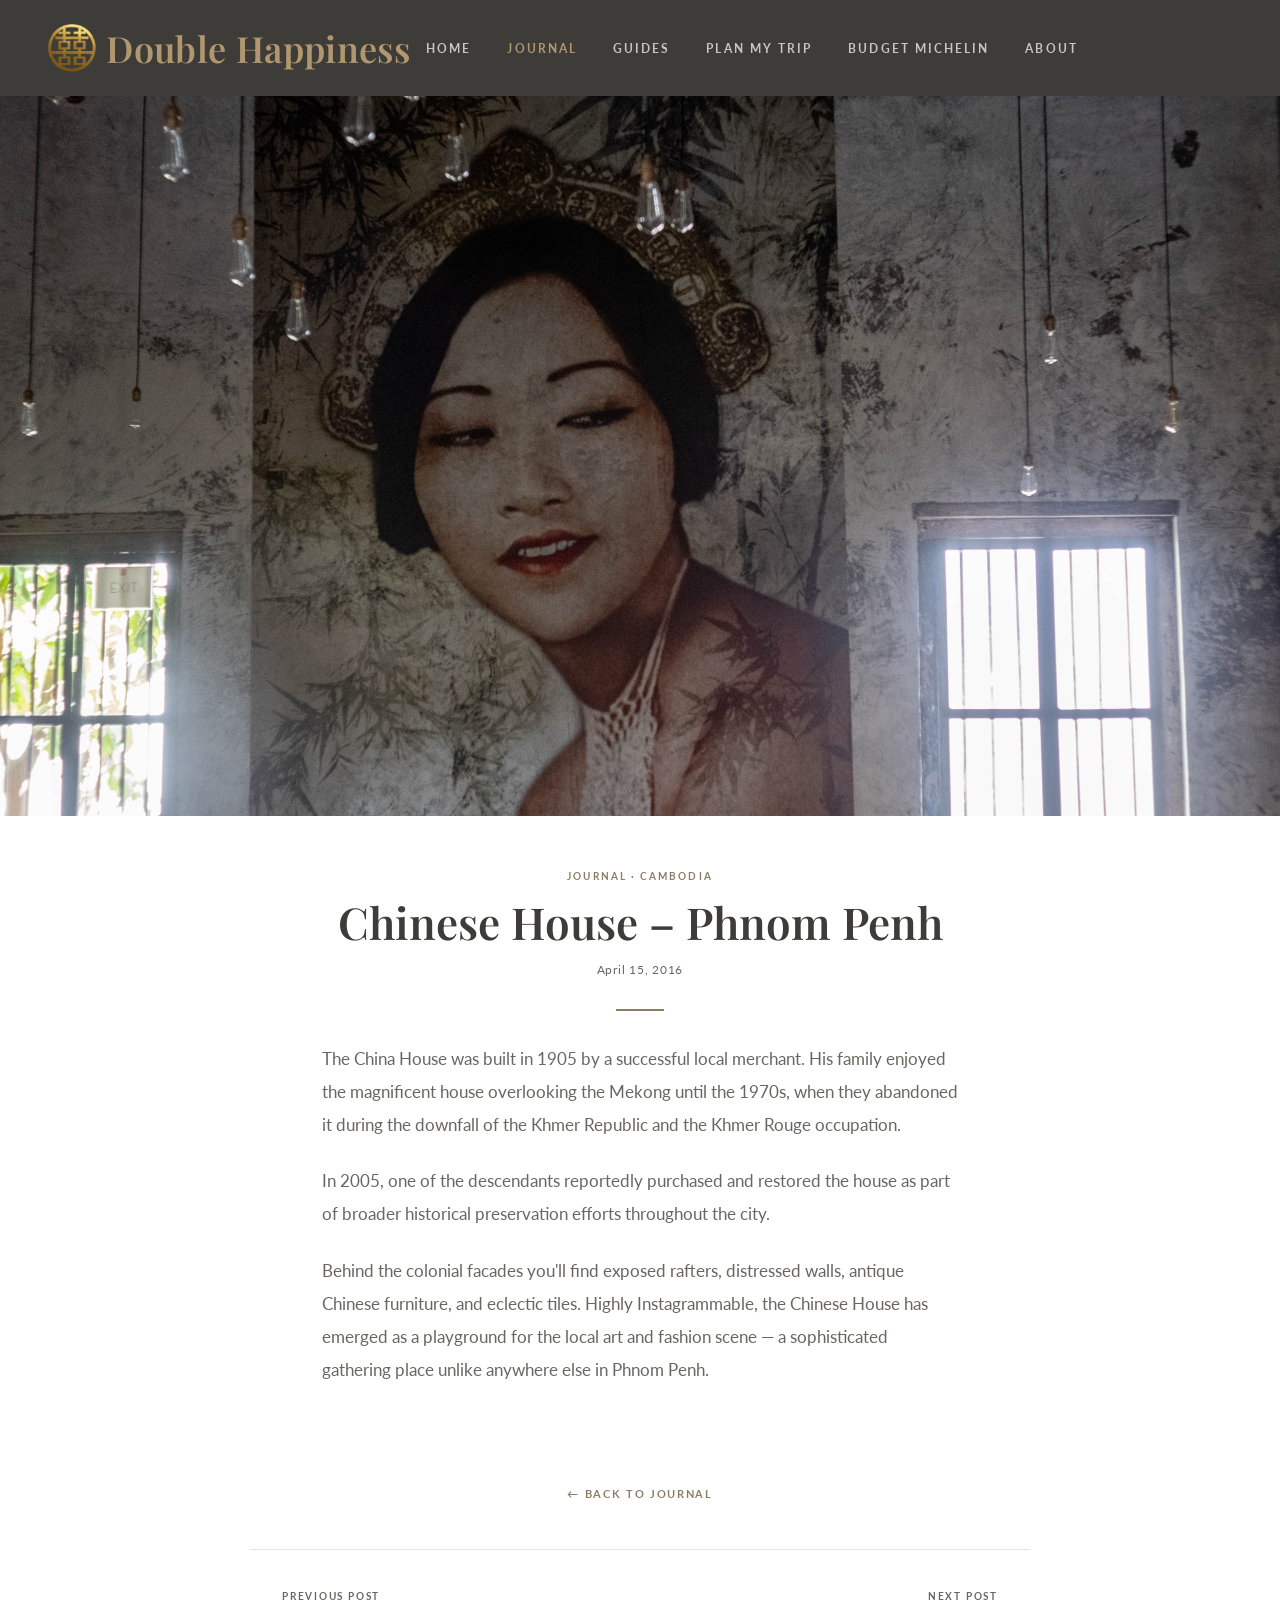
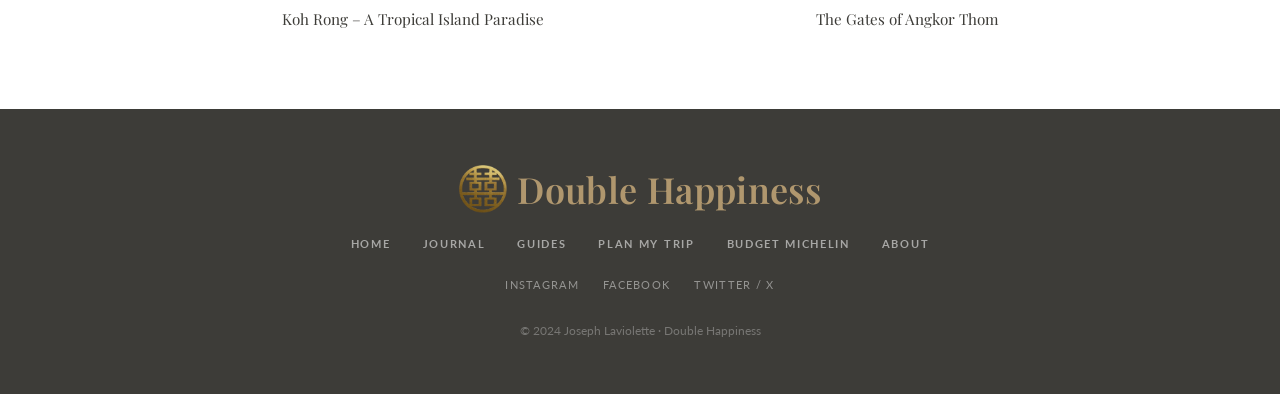
<file: posts/chinese-house-phnom-penh.html>
<!DOCTYPE html>
<html lang="en">
<head>
  <meta charset="UTF-8">
  <meta name="viewport" content="width=device-width, initial-scale=1.0">
  <title>Chinese House – Phnom Penh – Double Happiness</title>
  <meta name="description" content="Built in 1905 and restored a century later, the Chinese House in Phnom Penh is a window into the city's Sino-Khmer heritage.">
  <link rel="canonical" href="https://doublehappiness.life/posts/chinese-house-phnom-penh.html">
  <link rel="preconnect" href="https://fonts.googleapis.com">
  <link rel="preconnect" href="https://fonts.gstatic.com" crossorigin>
  <link href="https://fonts.googleapis.com/css2?family=Playfair+Display:ital,wght@0,400;0,600;1,400&family=Lato:wght@300;400;700&display=swap" rel="stylesheet">
  <link rel="stylesheet" href="../css/styles.css?v=4">
</head>
<body>

  <header class="page-header">
    <a href="../index.html" class="logo">
      <img src="../images/dh-logo.png" alt="Double Happiness logo" class="logo-img" width="48" height="48">
      <span class="logo-text">
        <span class="logo-name">Double Happiness</span>
        <span class="logo-tagline">Asia Travel Blog & Gallery</span>
      </span>
    </a>
    <nav class="page-nav" aria-label="Primary navigation">
      <a href="../index.html">Home</a>
      <a href="../journal.html" class="active">Journal</a>
      <a href="../guides.html">Guides</a>
      <a href="../plan.html">Plan My Trip</a>
      <a href="../michelin.html">Budget Michelin</a>
      <a href="../about.html">About</a>
    </nav>
    <div></div>
  </header>

  <main>
    <img
      class="post-cover"
      src="../images/Chinese-House-Girl-1-of-1-scaled.jpg"
      alt="Interior of the Chinese House, Phnom Penh"
    >

    <div class="post-header">
      <span class="post-category">Journal &middot; Cambodia</span>
      <h1 class="post-title">Chinese House – Phnom Penh</h1>
      <p class="post-date">April 15, 2016</p>
      <div class="post-rule"></div>
    </div>

    <div class="post-body">
      <p>The China House was built in 1905 by a successful local merchant. His family enjoyed the magnificent house overlooking the Mekong until the 1970s, when they abandoned it during the downfall of the Khmer Republic and the Khmer Rouge occupation.</p>
      <p>In 2005, one of the descendants reportedly purchased and restored the house as part of broader historical preservation efforts throughout the city.</p>
      <p>Behind the colonial facades you'll find exposed rafters, distressed walls, antique Chinese furniture, and eclectic tiles. Highly Instagrammable, the Chinese House has emerged as a playground for the local art and fashion scene — a sophisticated gathering place unlike anywhere else in Phnom Penh.</p>
    </div>

    <div class="post-back">
      <a href="../journal.html">← Back to Journal</a>
    </div>

    <nav class="post-nav" aria-label="Post navigation">
      <div class="post-nav-item">
        <span class="post-nav-label">Previous Post</span>
        <a class="post-nav-title" href="koh-rong.html">Koh Rong – A Tropical Island Paradise</a>
      </div>
      <div class="post-nav-item next">
        <span class="post-nav-label">Next Post</span>
        <a class="post-nav-title" href="gates-of-angkor-thom.html">The Gates of Angkor Thom</a>
      </div>
    </nav>
  </main>

  <footer>
    <a href="../index.html" class="footer-logo logo">
      <img src="../images/dh-logo.png" alt="Double Happiness logo" class="logo-img" width="48" height="48">
      <span class="logo-text">
        <span class="logo-name">Double Happiness</span>
        <span class="logo-tagline">Asia Travel Blog & Gallery</span>
      </span>
    </a>
    <nav class="footer-nav" aria-label="Footer navigation">
      <a href="../index.html">Home</a>
      <a href="../journal.html">Journal</a>
      <a href="../guides.html">Guides</a>
      <a href="../plan.html">Plan My Trip</a>
      <a href="../michelin.html">Budget Michelin</a>
      <a href="../about.html">About</a>
    </nav>
    <div class="footer-social">
      <a href="https://www.instagram.com/" target="_blank" rel="noopener">Instagram</a>
      <a href="https://www.facebook.com/" target="_blank" rel="noopener">Facebook</a>
      <a href="https://twitter.com/" target="_blank" rel="noopener">Twitter / X</a>
    </div>
    <p class="footer-copy">&copy; 2024 Joseph Laviolette · Double Happiness</p>
  </footer>

</body>
</html>
</file>
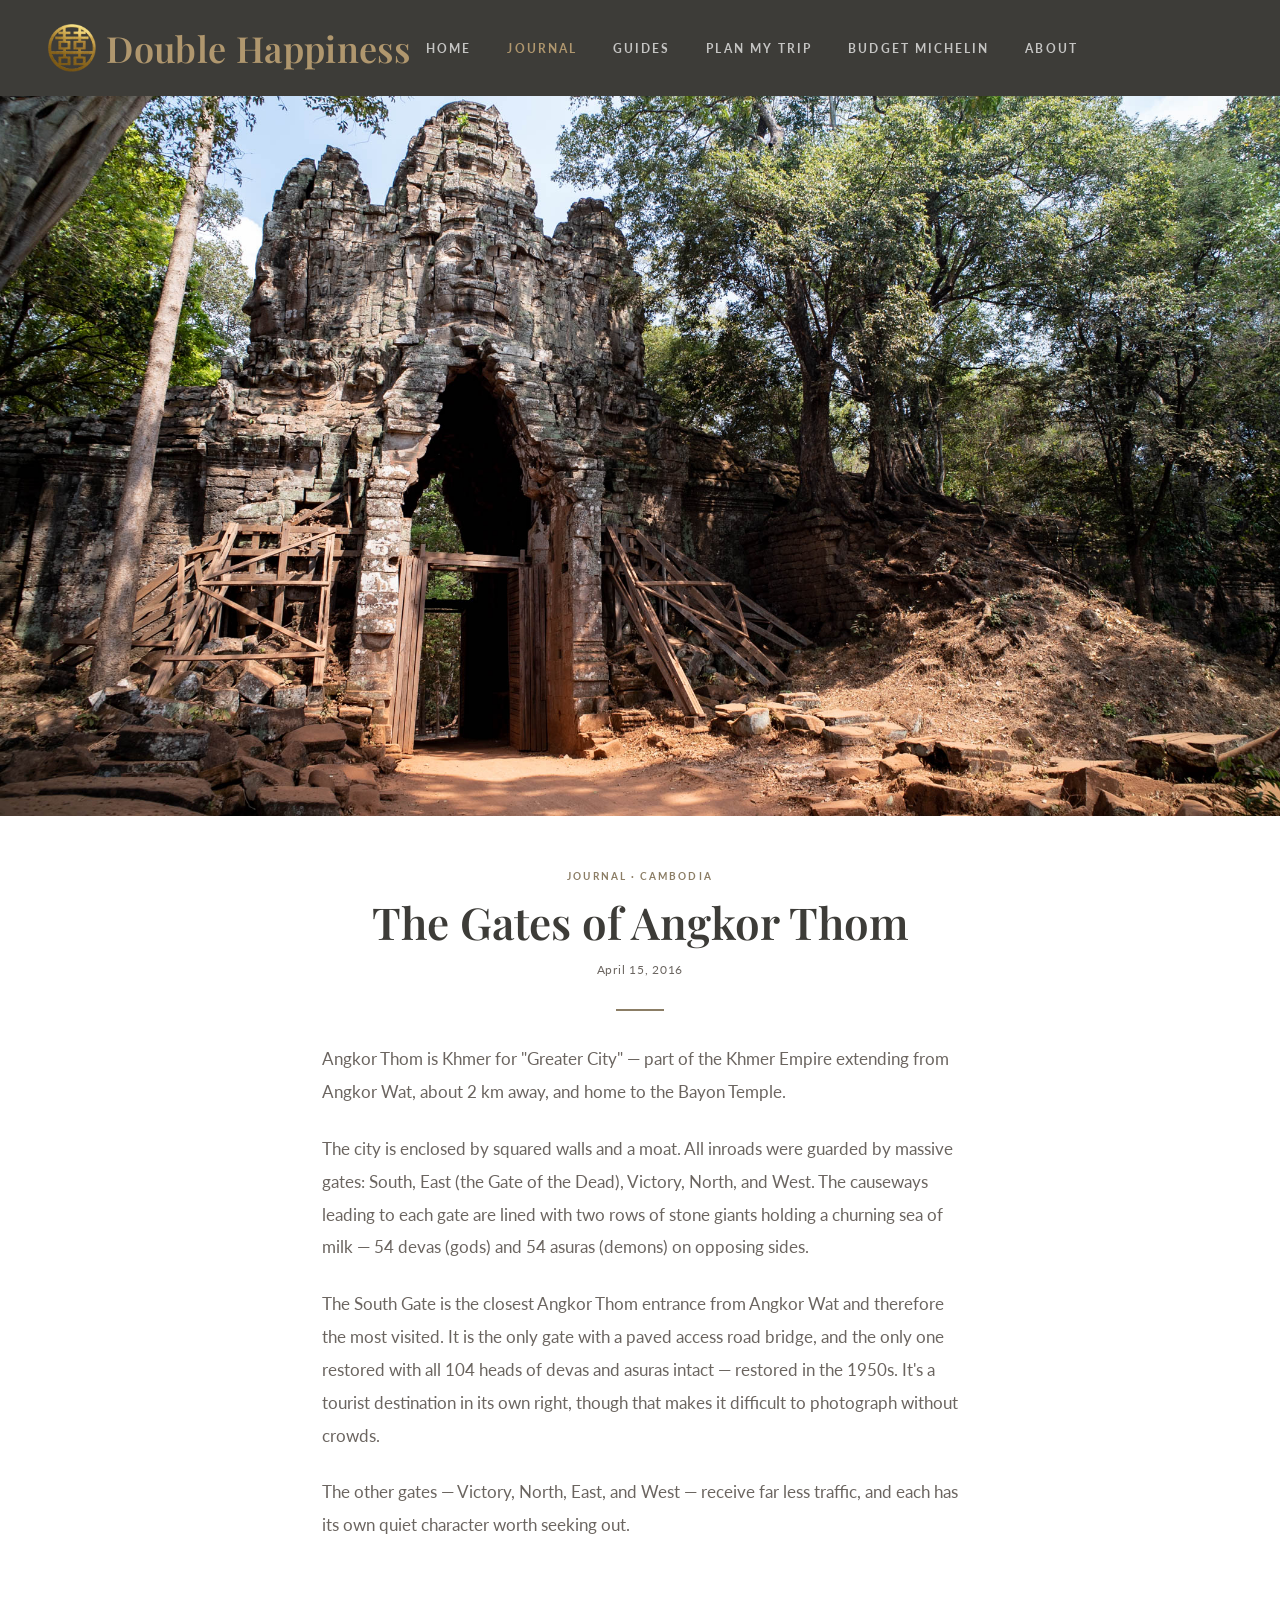
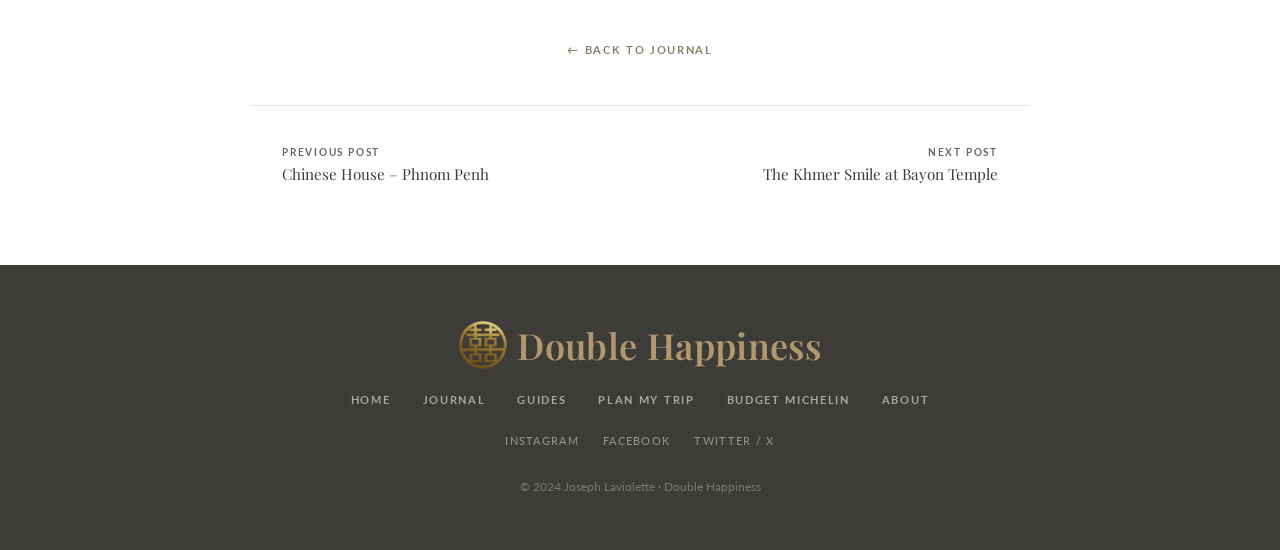
<file: posts/gates-of-angkor-thom.html>
<!DOCTYPE html>
<html lang="en">
<head>
  <meta charset="UTF-8">
  <meta name="viewport" content="width=device-width, initial-scale=1.0">
  <title>The Gates of Angkor Thom – Double Happiness</title>
  <meta name="description" content="Angkor Thom — Khmer for Greater City — is enclosed by squared walls and a moat, its five monumental gates still commanding awe after eight centuries.">
  <link rel="canonical" href="https://doublehappiness.life/posts/gates-of-angkor-thom.html">
  <link rel="preconnect" href="https://fonts.googleapis.com">
  <link rel="preconnect" href="https://fonts.gstatic.com" crossorigin>
  <link href="https://fonts.googleapis.com/css2?family=Playfair+Display:ital,wght@0,400;0,600;1,400&family=Lato:wght@300;400;700&display=swap" rel="stylesheet">
  <link rel="stylesheet" href="../css/styles.css?v=4">
</head>
<body>

  <header class="page-header">
    <a href="../index.html" class="logo">
      <img src="../images/dh-logo.png" alt="Double Happiness logo" class="logo-img" width="48" height="48">
      <span class="logo-text">
        <span class="logo-name">Double Happiness</span>
        <span class="logo-tagline">Asia Travel Blog & Gallery</span>
      </span>
    </a>
    <nav class="page-nav" aria-label="Primary navigation">
      <a href="../index.html">Home</a>
      <a href="../journal.html" class="active">Journal</a>
      <a href="../guides.html">Guides</a>
      <a href="../plan.html">Plan My Trip</a>
      <a href="../michelin.html">Budget Michelin</a>
      <a href="../about.html">About</a>
    </nav>
    <div></div>
  </header>

  <main>
    <img
      class="post-cover"
      src="../images/Angkor-Thom-1-of-1.jpg"
      alt="The South Gate of Angkor Thom, Cambodia"
    >

    <div class="post-header">
      <span class="post-category">Journal &middot; Cambodia</span>
      <h1 class="post-title">The Gates of Angkor Thom</h1>
      <p class="post-date">April 15, 2016</p>
      <div class="post-rule"></div>
    </div>

    <div class="post-body">
      <p>Angkor Thom is Khmer for "Greater City" — part of the Khmer Empire extending from Angkor Wat, about 2 km away, and home to the Bayon Temple.</p>
      <p>The city is enclosed by squared walls and a moat. All inroads were guarded by massive gates: South, East (the Gate of the Dead), Victory, North, and West. The causeways leading to each gate are lined with two rows of stone giants holding a churning sea of milk — 54 devas (gods) and 54 asuras (demons) on opposing sides.</p>
      <p>The South Gate is the closest Angkor Thom entrance from Angkor Wat and therefore the most visited. It is the only gate with a paved access road bridge, and the only one restored with all 104 heads of devas and asuras intact — restored in the 1950s. It's a tourist destination in its own right, though that makes it difficult to photograph without crowds.</p>
      <p>The other gates — Victory, North, East, and West — receive far less traffic, and each has its own quiet character worth seeking out.</p>
    </div>

    <div class="post-back">
      <a href="../journal.html">← Back to Journal</a>
    </div>

    <nav class="post-nav" aria-label="Post navigation">
      <div class="post-nav-item">
        <span class="post-nav-label">Previous Post</span>
        <a class="post-nav-title" href="chinese-house-phnom-penh.html">Chinese House – Phnom Penh</a>
      </div>
      <div class="post-nav-item next">
        <span class="post-nav-label">Next Post</span>
        <a class="post-nav-title" href="khmer-smile-bayon-temple.html">The Khmer Smile at Bayon Temple</a>
      </div>
    </nav>
  </main>

  <footer>
    <a href="../index.html" class="footer-logo logo">
      <img src="../images/dh-logo.png" alt="Double Happiness logo" class="logo-img" width="48" height="48">
      <span class="logo-text">
        <span class="logo-name">Double Happiness</span>
        <span class="logo-tagline">Asia Travel Blog & Gallery</span>
      </span>
    </a>
    <nav class="footer-nav" aria-label="Footer navigation">
      <a href="../index.html">Home</a>
      <a href="../journal.html">Journal</a>
      <a href="../guides.html">Guides</a>
      <a href="../plan.html">Plan My Trip</a>
      <a href="../michelin.html">Budget Michelin</a>
      <a href="../about.html">About</a>
    </nav>
    <div class="footer-social">
      <a href="https://www.instagram.com/" target="_blank" rel="noopener">Instagram</a>
      <a href="https://www.facebook.com/" target="_blank" rel="noopener">Facebook</a>
      <a href="https://twitter.com/" target="_blank" rel="noopener">Twitter / X</a>
    </div>
    <p class="footer-copy">&copy; 2024 Joseph Laviolette · Double Happiness</p>
  </footer>

</body>
</html>
</file>
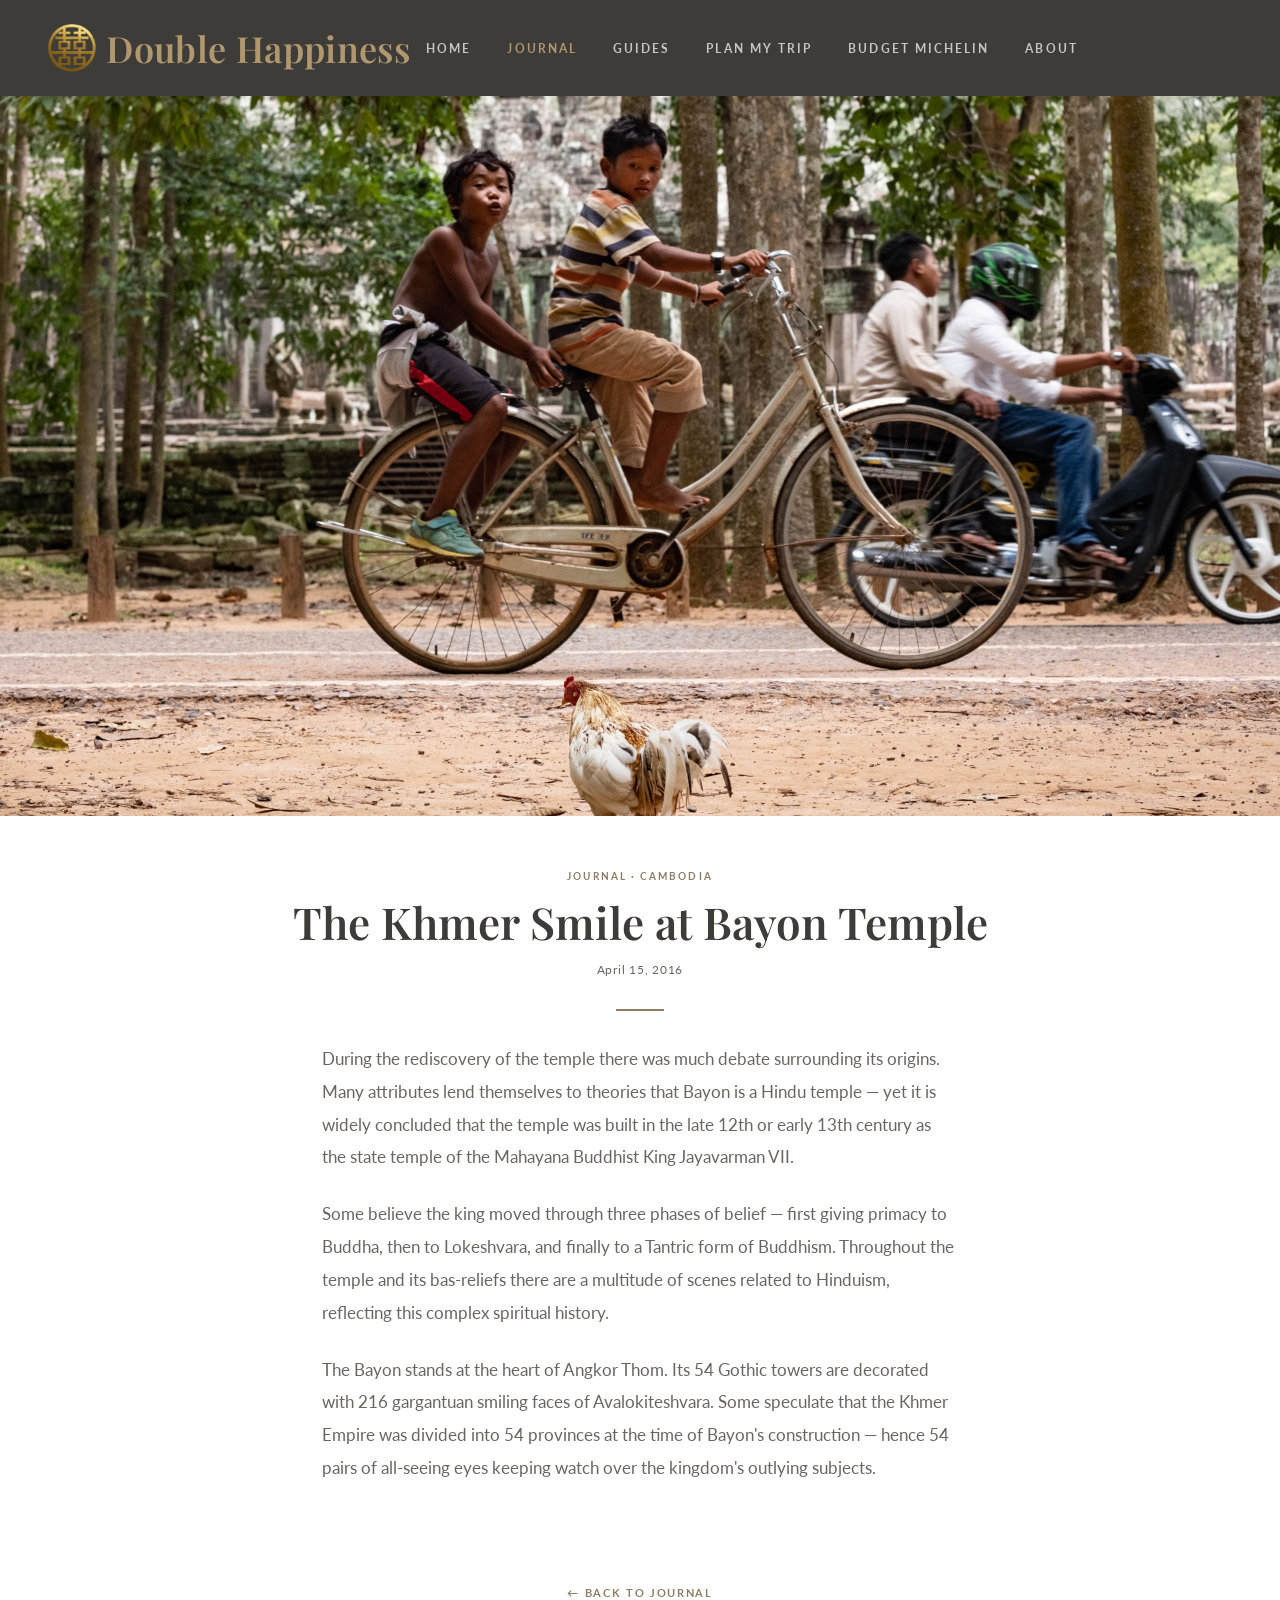
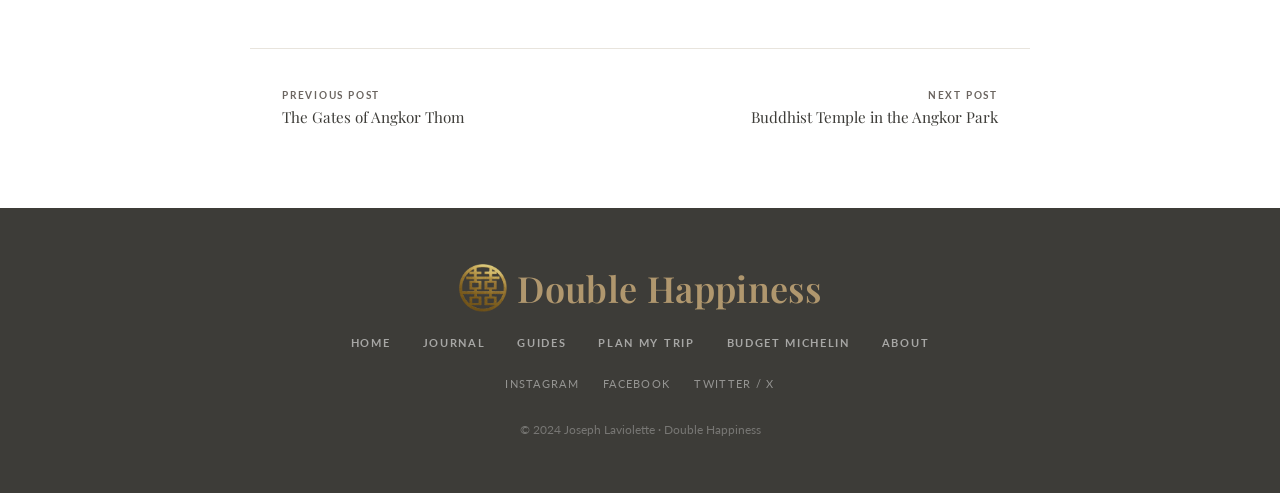
<file: posts/khmer-smile-bayon-temple.html>
<!DOCTYPE html>
<html lang="en">
<head>
  <meta charset="UTF-8">
  <meta name="viewport" content="width=device-width, initial-scale=1.0">
  <title>The Khmer Smile at Bayon Temple – Double Happiness</title>
  <meta name="description" content="Bayon's 54 Gothic towers are decorated with 216 gargantuan smiling faces of Avalokiteshvara — the all-seeing eyes of the Khmer Empire.">
  <link rel="canonical" href="https://doublehappiness.life/posts/khmer-smile-bayon-temple.html">
  <link rel="preconnect" href="https://fonts.googleapis.com">
  <link rel="preconnect" href="https://fonts.gstatic.com" crossorigin>
  <link href="https://fonts.googleapis.com/css2?family=Playfair+Display:ital,wght@0,400;0,600;1,400&family=Lato:wght@300;400;700&display=swap" rel="stylesheet">
  <link rel="stylesheet" href="../css/styles.css?v=4">
</head>
<body>

  <header class="page-header">
    <a href="../index.html" class="logo">
      <img src="../images/dh-logo.png" alt="Double Happiness logo" class="logo-img" width="48" height="48">
      <span class="logo-text">
        <span class="logo-name">Double Happiness</span>
        <span class="logo-tagline">Asia Travel Blog & Gallery</span>
      </span>
    </a>
    <nav class="page-nav" aria-label="Primary navigation">
      <a href="../index.html">Home</a>
      <a href="../journal.html" class="active">Journal</a>
      <a href="../guides.html">Guides</a>
      <a href="../plan.html">Plan My Trip</a>
      <a href="../michelin.html">Budget Michelin</a>
      <a href="../about.html">About</a>
    </nav>
    <div></div>
  </header>

  <main>
    <img
      class="post-cover"
      src="../images/Bayon-4-of-2-scaled.jpg"
      alt="The smiling stone faces of Bayon Temple, Angkor Thom, Cambodia"
    >

    <div class="post-header">
      <span class="post-category">Journal &middot; Cambodia</span>
      <h1 class="post-title">The Khmer Smile at Bayon Temple</h1>
      <p class="post-date">April 15, 2016</p>
      <div class="post-rule"></div>
    </div>

    <div class="post-body">
      <p>During the rediscovery of the temple there was much debate surrounding its origins. Many attributes lend themselves to theories that Bayon is a Hindu temple — yet it is widely concluded that the temple was built in the late 12th or early 13th century as the state temple of the Mahayana Buddhist King Jayavarman VII.</p>
      <p>Some believe the king moved through three phases of belief — first giving primacy to Buddha, then to Lokeshvara, and finally to a Tantric form of Buddhism. Throughout the temple and its bas-reliefs there are a multitude of scenes related to Hinduism, reflecting this complex spiritual history.</p>
      <p>The Bayon stands at the heart of Angkor Thom. Its 54 Gothic towers are decorated with 216 gargantuan smiling faces of Avalokiteshvara. Some speculate that the Khmer Empire was divided into 54 provinces at the time of Bayon's construction — hence 54 pairs of all-seeing eyes keeping watch over the kingdom's outlying subjects.</p>
    </div>

    <div class="post-back">
      <a href="../journal.html">← Back to Journal</a>
    </div>

    <nav class="post-nav" aria-label="Post navigation">
      <div class="post-nav-item">
        <span class="post-nav-label">Previous Post</span>
        <a class="post-nav-title" href="gates-of-angkor-thom.html">The Gates of Angkor Thom</a>
      </div>
      <div class="post-nav-item next">
        <span class="post-nav-label">Next Post</span>
        <a class="post-nav-title" href="buddhist-temple-angkor-park.html">Buddhist Temple in the Angkor Park</a>
      </div>
    </nav>
  </main>

  <footer>
    <a href="../index.html" class="footer-logo logo">
      <img src="../images/dh-logo.png" alt="Double Happiness logo" class="logo-img" width="48" height="48">
      <span class="logo-text">
        <span class="logo-name">Double Happiness</span>
        <span class="logo-tagline">Asia Travel Blog & Gallery</span>
      </span>
    </a>
    <nav class="footer-nav" aria-label="Footer navigation">
      <a href="../index.html">Home</a>
      <a href="../journal.html">Journal</a>
      <a href="../guides.html">Guides</a>
      <a href="../plan.html">Plan My Trip</a>
      <a href="../michelin.html">Budget Michelin</a>
      <a href="../about.html">About</a>
    </nav>
    <div class="footer-social">
      <a href="https://www.instagram.com/" target="_blank" rel="noopener">Instagram</a>
      <a href="https://www.facebook.com/" target="_blank" rel="noopener">Facebook</a>
      <a href="https://twitter.com/" target="_blank" rel="noopener">Twitter / X</a>
    </div>
    <p class="footer-copy">&copy; 2024 Joseph Laviolette · Double Happiness</p>
  </footer>

</body>
</html>
</file>
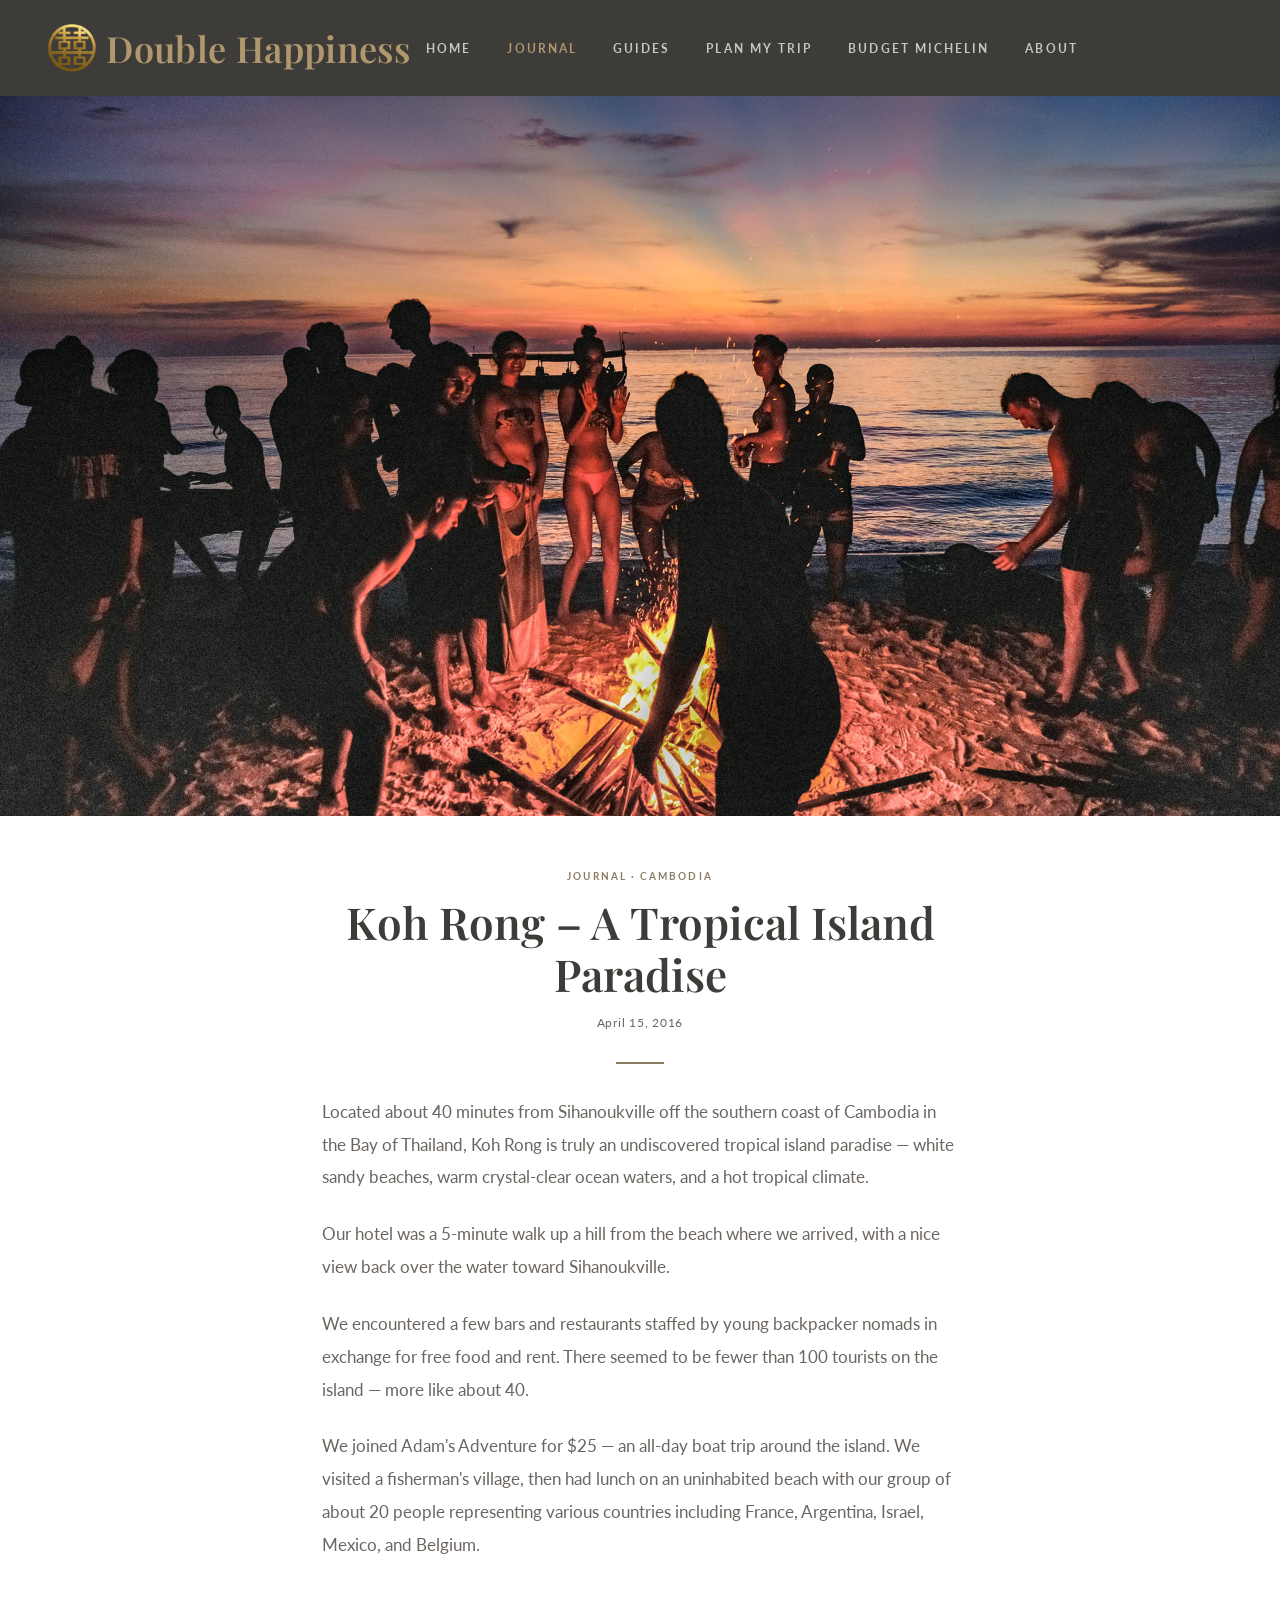
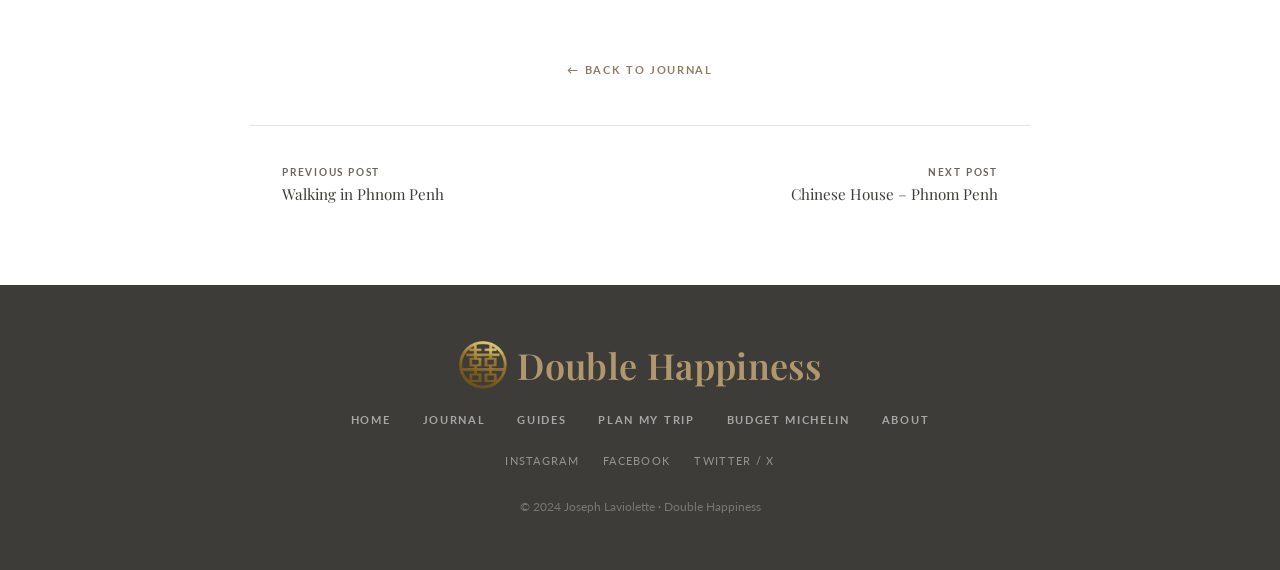
<file: posts/koh-rong.html>
<!DOCTYPE html>
<html lang="en">
<head>
  <meta charset="UTF-8">
  <meta name="viewport" content="width=device-width, initial-scale=1.0">
  <title>Koh Rong – A Tropical Island Paradise – Double Happiness</title>
  <meta name="description" content="Located off the southern coast of Cambodia, Koh Rong is an undiscovered tropical island paradise with white sandy beaches and crystal-clear waters.">
  <link rel="canonical" href="https://doublehappiness.life/posts/koh-rong.html">
  <link rel="preconnect" href="https://fonts.googleapis.com">
  <link rel="preconnect" href="https://fonts.gstatic.com" crossorigin>
  <link href="https://fonts.googleapis.com/css2?family=Playfair+Display:ital,wght@0,400;0,600;1,400&family=Lato:wght@300;400;700&display=swap" rel="stylesheet">
  <link rel="stylesheet" href="../css/styles.css?v=4">
</head>
<body>

  <header class="page-header">
    <a href="../index.html" class="logo">
      <img src="../images/dh-logo.png" alt="Double Happiness logo" class="logo-img" width="48" height="48">
      <span class="logo-text">
        <span class="logo-name">Double Happiness</span>
        <span class="logo-tagline">Asia Travel Blog & Gallery</span>
      </span>
    </a>
    <nav class="page-nav" aria-label="Primary navigation">
      <a href="../index.html">Home</a>
      <a href="../journal.html" class="active">Journal</a>
      <a href="../guides.html">Guides</a>
      <a href="../plan.html">Plan My Trip</a>
      <a href="../michelin.html">Budget Michelin</a>
      <a href="../about.html">About</a>
    </nav>
    <div></div>
  </header>

  <main>
    <img
      class="post-cover"
      src="../images/koh-rong-2-of-15-scaled.jpg"
      alt="Sunset on the beach at Koh Rong island, Cambodia"
    >

    <div class="post-header">
      <span class="post-category">Journal &middot; Cambodia</span>
      <h1 class="post-title">Koh Rong – A Tropical Island Paradise</h1>
      <p class="post-date">April 15, 2016</p>
      <div class="post-rule"></div>
    </div>

    <div class="post-body">
      <p>Located about 40 minutes from Sihanoukville off the southern coast of Cambodia in the Bay of Thailand, Koh Rong is truly an undiscovered tropical island paradise — white sandy beaches, warm crystal-clear ocean waters, and a hot tropical climate.</p>
      <p>Our hotel was a 5-minute walk up a hill from the beach where we arrived, with a nice view back over the water toward Sihanoukville.</p>
      <p>We encountered a few bars and restaurants staffed by young backpacker nomads in exchange for free food and rent. There seemed to be fewer than 100 tourists on the island — more like about 40.</p>
      <p>We joined Adam's Adventure for $25 — an all-day boat trip around the island. We visited a fisherman's village, then had lunch on an uninhabited beach with our group of about 20 people representing various countries including France, Argentina, Israel, Mexico, and Belgium.</p>
    </div>

    <div class="post-back">
      <a href="../journal.html">← Back to Journal</a>
    </div>

    <nav class="post-nav" aria-label="Post navigation">
      <div class="post-nav-item">
        <span class="post-nav-label">Previous Post</span>
        <a class="post-nav-title" href="walking-in-phnom-penh.html">Walking in Phnom Penh</a>
      </div>
      <div class="post-nav-item next">
        <span class="post-nav-label">Next Post</span>
        <a class="post-nav-title" href="chinese-house-phnom-penh.html">Chinese House – Phnom Penh</a>
      </div>
    </nav>
  </main>

  <footer>
    <a href="../index.html" class="footer-logo logo">
      <img src="../images/dh-logo.png" alt="Double Happiness logo" class="logo-img" width="48" height="48">
      <span class="logo-text">
        <span class="logo-name">Double Happiness</span>
        <span class="logo-tagline">Asia Travel Blog & Gallery</span>
      </span>
    </a>
    <nav class="footer-nav" aria-label="Footer navigation">
      <a href="../index.html">Home</a>
      <a href="../journal.html">Journal</a>
      <a href="../guides.html">Guides</a>
      <a href="../plan.html">Plan My Trip</a>
      <a href="../michelin.html">Budget Michelin</a>
      <a href="../about.html">About</a>
    </nav>
    <div class="footer-social">
      <a href="https://www.instagram.com/" target="_blank" rel="noopener">Instagram</a>
      <a href="https://www.facebook.com/" target="_blank" rel="noopener">Facebook</a>
      <a href="https://twitter.com/" target="_blank" rel="noopener">Twitter / X</a>
    </div>
    <p class="footer-copy">&copy; 2024 Joseph Laviolette · Double Happiness</p>
  </footer>

</body>
</html>
</file>
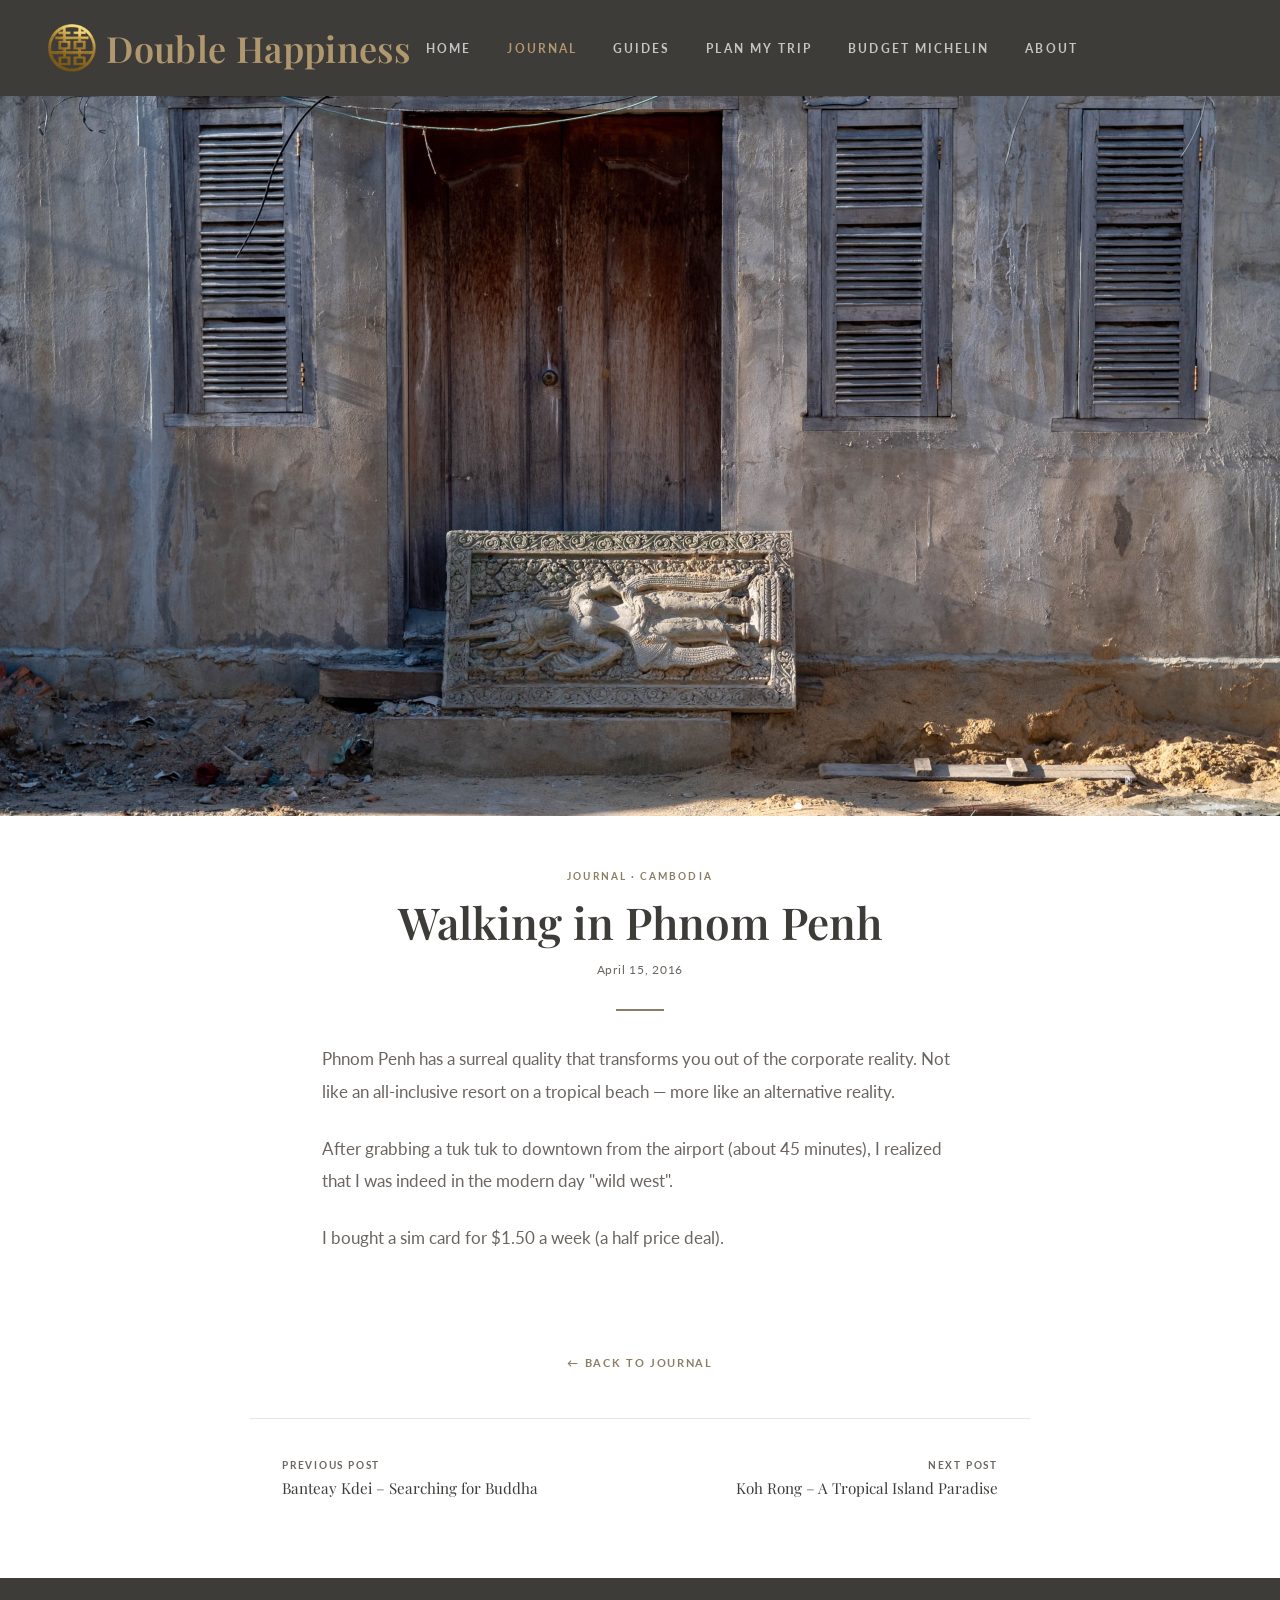
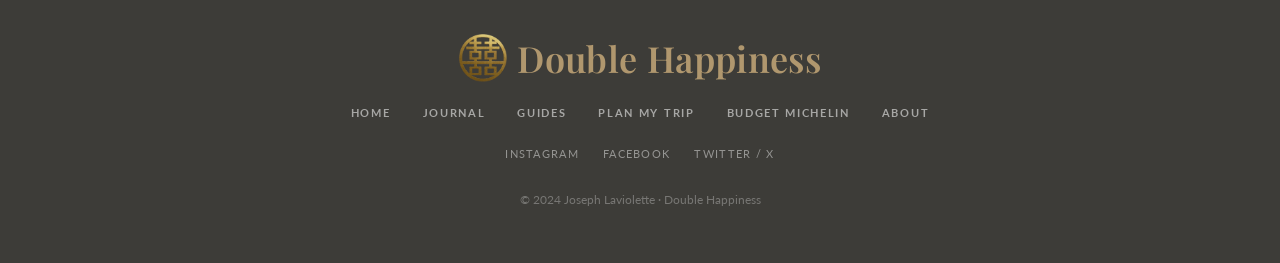
<file: posts/walking-in-phnom-penh.html>
<!DOCTYPE html>
<html lang="en">
<head>
  <meta charset="UTF-8">
  <meta name="viewport" content="width=device-width, initial-scale=1.0">
  <title>Walking in Phnom Penh – Double Happiness</title>
  <meta name="description" content="Phnom Penh has a surreal quality that transforms you out of the corporate reality — more like an alternative universe than a tourist destination.">
  <link rel="canonical" href="https://doublehappiness.life/posts/walking-in-phnom-penh.html">
  <link rel="preconnect" href="https://fonts.googleapis.com">
  <link rel="preconnect" href="https://fonts.gstatic.com" crossorigin>
  <link href="https://fonts.googleapis.com/css2?family=Playfair+Display:ital,wght@0,400;0,600;1,400&family=Lato:wght@300;400;700&display=swap" rel="stylesheet">
  <link rel="stylesheet" href="../css/styles.css?v=4">
</head>
<body>

  <header class="page-header">
    <a href="../index.html" class="logo">
      <img src="../images/dh-logo.png" alt="Double Happiness logo" class="logo-img" width="48" height="48">
      <span class="logo-text">
        <span class="logo-name">Double Happiness</span>
        <span class="logo-tagline">Asia Travel Blog & Gallery</span>
      </span>
    </a>
    <nav class="page-nav" aria-label="Primary navigation">
      <a href="../index.html">Home</a>
      <a href="../journal.html" class="active">Journal</a>
      <a href="../guides.html">Guides</a>
      <a href="../plan.html">Plan My Trip</a>
      <a href="../michelin.html">Budget Michelin</a>
      <a href="../about.html">About</a>
    </nav>
    <div></div>
  </header>

  <main>
    <img
      class="post-cover"
      src="../images/phnom-penh-9-of-10-scaled.jpg"
      alt="Street scene in Phnom Penh, Cambodia"
    >

    <div class="post-header">
      <span class="post-category">Journal &middot; Cambodia</span>
      <h1 class="post-title">Walking in Phnom Penh</h1>
      <p class="post-date">April 15, 2016</p>
      <div class="post-rule"></div>
    </div>

    <div class="post-body">
      <p>Phnom Penh has a surreal quality that transforms you out of the corporate reality. Not like an all-inclusive resort on a tropical beach — more like an alternative reality.</p>
      <p>After grabbing a tuk tuk to downtown from the airport (about 45 minutes), I realized that I was indeed in the modern day "wild west".</p>
      <p>I bought a sim card for $1.50 a week (a half price deal).</p>
    </div>

    <div class="post-back">
      <a href="../journal.html">← Back to Journal</a>
    </div>

    <nav class="post-nav" aria-label="Post navigation">
      <div class="post-nav-item">
        <span class="post-nav-label">Previous Post</span>
        <a class="post-nav-title" href="banteay-kdei.html">Banteay Kdei – Searching for Buddha</a>
      </div>
      <div class="post-nav-item next">
        <span class="post-nav-label">Next Post</span>
        <a class="post-nav-title" href="koh-rong.html">Koh Rong – A Tropical Island Paradise</a>
      </div>
    </nav>
  </main>

  <footer>
    <a href="../index.html" class="footer-logo logo">
      <img src="../images/dh-logo.png" alt="Double Happiness logo" class="logo-img" width="48" height="48">
      <span class="logo-text">
        <span class="logo-name">Double Happiness</span>
        <span class="logo-tagline">Asia Travel Blog & Gallery</span>
      </span>
    </a>
    <nav class="footer-nav" aria-label="Footer navigation">
      <a href="../index.html">Home</a>
      <a href="../journal.html">Journal</a>
      <a href="../guides.html">Guides</a>
      <a href="../plan.html">Plan My Trip</a>
      <a href="../michelin.html">Budget Michelin</a>
      <a href="../about.html">About</a>
    </nav>
    <div class="footer-social">
      <a href="https://www.instagram.com/" target="_blank" rel="noopener">Instagram</a>
      <a href="https://www.facebook.com/" target="_blank" rel="noopener">Facebook</a>
      <a href="https://twitter.com/" target="_blank" rel="noopener">Twitter / X</a>
    </div>
    <p class="footer-copy">&copy; 2024 Joseph Laviolette · Double Happiness</p>
  </footer>

</body>
</html>
</file>
<file: css/styles.css>
/* ===========================
   Double Happiness – styles.css
   =========================== */

*, *::before, *::after { box-sizing: border-box; margin: 0; padding: 0; }

html { font-size: 16px; scroll-behavior: smooth; }

body {
  font-family: 'Lato', sans-serif;
  color: #2c2c2c;
  background: #fff;
  -webkit-font-smoothing: antialiased;
}

:root {
  --gold: #8b7d65;
  --gold-light: #b0976e;
  --dark: #3D3C38;
  --text: #2c2c2c;
  --text-light: #6b6560;
  --bg-light: #EFEEEB;
  --border: #e8e4dd;
  --white: #fff;
}

img { display: block; max-width: 100%; }
a { color: inherit; }

/* ── Typography ── */
h1, h2, h3, h4 { font-family: 'Playfair Display', serif; font-weight: 600; line-height: 1.2; }


/* ══════════════════════════════
   LOGO
══════════════════════════════ */
.logo {
  display: flex;
  align-items: center;
  gap: 0.65rem;
  text-decoration: none;
  flex-shrink: 0;
}

.logo-img {
  width: 48px;
  height: 48px;
  max-width: 48px;
  object-fit: contain;
  display: block !important;
  flex-shrink: 0;
}

.logo-text {
  display: flex;
  flex-direction: column;
}

.logo-name {
  font-family: 'Playfair Display', serif;
  font-size: 2.25rem;
  font-weight: 600;
  color: #fff;
  letter-spacing: 0.01em;
  line-height: 1;
  white-space: nowrap;
}

.logo-tagline {
  display: none;
}


/* ══════════════════════════════
   HERO (HOME PAGE)
══════════════════════════════ */
.hero {
  position: relative;
  min-height: 88vh;
  background-image: url('../images/phnom-penh-9-of-10-scaled.jpg');
  background-size: cover;
  background-position: center 45%;
  display: flex;
  flex-direction: column;
}

.hero::before {
  content: '';
  position: absolute;
  inset: 0;
  background: linear-gradient(
    to bottom,
    rgba(0,0,0,0.58) 0%,
    rgba(0,0,0,0.12) 55%,
    rgba(0,0,0,0.5) 100%
  );
  pointer-events: none;
}

/* Header bar inside hero */
.hero-header {
  position: relative;
  z-index: 10;
  display: grid;
  grid-template-columns: 1fr auto 1fr;
  align-items: center;
  padding: 1.75rem 3rem;
  gap: 1rem;
}

.hero-nav {
  display: flex;
  gap: 2.25rem;
  justify-content: center;
}

.hero-nav a {
  color: rgba(255,255,255,0.88);
  text-decoration: none;
  font-size: 0.72rem;
  letter-spacing: 0.18em;
  text-transform: uppercase;
  font-weight: 700;
  transition: color 0.2s;
}

.hero-nav a:hover,
.hero-nav a.active { color: var(--gold-light); }

/* Bottom text block in hero */
.hero-body {
  position: relative;
  z-index: 10;
  flex: 1;
  display: flex;
  align-items: flex-start;
  justify-content: flex-end;
  padding: 3.5rem 3.5rem 0;
}

.hero-label {
  font-size: 0.68rem;
  letter-spacing: 0.22em;
  text-transform: uppercase;
  color: var(--gold-light);
  font-weight: 700;
  margin-bottom: 0.6rem;
}

.hero-title {
  font-family: 'Playfair Display', serif;
  font-size: clamp(2rem, 4.5vw, 3.25rem);
  color: #fff;
  line-height: 1.2;
  max-width: 540px;
  font-weight: 600;
  text-shadow: 0 2px 12px rgba(0,0,0,0.25);
}

.hero-desc {
  margin-top: 1rem;
  font-size: 1rem;
  color: rgba(255,255,255,0.8);
  line-height: 1.7;
  max-width: 480px;
}

/* Scroll cue */
.scroll-cue {
  position: absolute;
  bottom: 1.75rem;
  left: 50%;
  transform: translateX(-50%);
  z-index: 10;
  display: flex;
  flex-direction: column;
  align-items: center;
  gap: 0.4rem;
  color: rgba(255,255,255,0.5);
  font-size: 0.6rem;
  letter-spacing: 0.15em;
  text-transform: uppercase;
}

.scroll-cue::after {
  content: '';
  display: block;
  width: 1px;
  height: 36px;
  background: rgba(255,255,255,0.35);
}


/* ══════════════════════════════
   STICKY NAV (scrolled state)
══════════════════════════════ */
.sticky-nav {
  position: fixed;
  top: 0;
  left: 0;
  right: 0;
  z-index: 100;
  background: rgba(20,18,16,0.96);
  backdrop-filter: blur(8px);
  display: grid;
  grid-template-columns: 1fr auto 1fr;
  align-items: center;
  padding: 1rem 3rem;
  gap: 1rem;
  transform: translateY(-100%);
  transition: transform 0.3s ease;
}

.sticky-nav.visible { transform: translateY(0); }

.sticky-nav .logo-name { color: var(--gold-light); }
.sticky-nav .logo-tagline { color: rgba(255,255,255,0.45); }

.sticky-nav .hero-nav a { color: rgba(255,255,255,0.75); }
.sticky-nav .hero-nav a:hover { color: var(--gold-light); }


/* ══════════════════════════════
   INTRO SECTION
══════════════════════════════ */
.intro {
  background: var(--bg-light);
  padding: 6rem 3rem;
  text-align: center;
}

.intro-inner { max-width: 680px; margin: 0 auto; }

.section-label {
  display: block;
  font-size: 0.65rem;
  letter-spacing: 0.22em;
  text-transform: uppercase;
  color: var(--gold);
  font-weight: 700;
  margin-bottom: 1rem;
}

.intro h2 {
  font-size: 2rem;
  color: var(--dark);
  margin-bottom: 1.5rem;
}

.intro p {
  font-size: 1.05rem;
  line-height: 1.85;
  color: var(--text-light);
  margin-bottom: 1rem;
}

.intro p:last-child { margin-bottom: 0; }

.divider {
  width: 48px;
  height: 2px;
  background: var(--gold);
  margin: 2rem auto;
}


/* ══════════════════════════════
   BLOG GRID
══════════════════════════════ */
.blog-section {
  padding: 5rem 3rem;
  background: #fff;
}

.section-header {
  text-align: center;
  margin-bottom: 3rem;
}

.section-header h2 { font-size: 2rem; color: var(--dark); }

.posts-grid {
  display: grid;
  grid-template-columns: repeat(3, 1fr);
  gap: 2rem;
  max-width: 1200px;
  margin: 0 auto;
}

.post-card {
  border-radius: 3px;
  overflow: hidden;
  box-shadow: 0 2px 14px rgba(0,0,0,0.07);
  transition: transform 0.25s ease, box-shadow 0.25s ease;
  background: #fff;
  display: flex;
  flex-direction: column;
}

.post-card:hover {
  transform: translateY(-5px);
  box-shadow: 0 10px 28px rgba(0,0,0,0.12);
}

.post-card-img {
  position: relative;
  overflow: hidden;
  height: 210px;
}

.post-card-img img {
  width: 100%;
  height: 100%;
  object-fit: cover;
  transition: transform 0.4s ease;
}

.post-card:hover .post-card-img img { transform: scale(1.04); }

.post-tag {
  position: absolute;
  top: 0.85rem;
  left: 0.85rem;
  display: inline-block;
  font-size: 0.6rem;
  letter-spacing: 0.12em;
  text-transform: uppercase;
  font-weight: 700;
  color: #fff;
  background: var(--gold);
  padding: 0.25rem 0.6rem;
  border-radius: 2px;
}

.post-card-body {
  padding: 1.25rem 1.5rem 1.75rem;
  flex: 1;
  display: flex;
  flex-direction: column;
}

.post-meta {
  font-size: 0.7rem;
  color: var(--text-light);
  letter-spacing: 0.06em;
  margin-bottom: 0.6rem;
}

.post-card h3 {
  font-size: 1.1rem;
  line-height: 1.4;
  margin-bottom: 0.75rem;
  color: var(--dark);
}

.post-card h3 a {
  text-decoration: none;
  transition: color 0.2s;
}

.post-card h3 a:hover { color: var(--gold); }

.post-excerpt {
  font-size: 0.875rem;
  color: var(--text-light);
  line-height: 1.65;
  flex: 1;
  margin-bottom: 1.1rem;
}

.read-more {
  display: inline-flex;
  align-items: center;
  gap: 0.4rem;
  font-size: 0.7rem;
  letter-spacing: 0.12em;
  text-transform: uppercase;
  font-weight: 700;
  color: var(--gold);
  text-decoration: none;
  transition: gap 0.2s, color 0.2s;
}

.read-more::after { content: '→'; }
.read-more:hover { gap: 0.65rem; color: var(--gold-light); }

/* View all link */
.view-all-wrap { text-align: center; margin-top: 3rem; }

.btn-outline {
  display: inline-block;
  padding: 0.85rem 2.5rem;
  border: 1px solid var(--gold);
  color: var(--gold);
  font-size: 0.72rem;
  letter-spacing: 0.18em;
  text-transform: uppercase;
  font-weight: 700;
  text-decoration: none;
  border-radius: 2px;
  transition: background 0.2s, color 0.2s;
}

.btn-outline:hover {
  background: var(--gold);
  color: #fff;
}

/* Tool feature cards on homepage — solid fill matching .tool-submit style */
.tool-feature-card .btn-outline {
  background: var(--gold);
  color: #fff;
  border-color: var(--gold);
  transition: background 0.2s, transform 0.15s;
}

.tool-feature-card .btn-outline:hover {
  background: var(--gold-light);
  color: #fff;
  transform: translateY(-1px);
}


/* ══════════════════════════════
   FOOTER
══════════════════════════════ */
footer {
  background: var(--dark);
  padding: 3.5rem 3rem;
  text-align: center;
}

.footer-logo {
  display: inline-flex;
  align-items: center;
  gap: 0.65rem;
  margin-bottom: 1.5rem;
  text-decoration: none;
}

.footer-logo .logo-name { color: var(--gold-light); }
.footer-logo .logo-tagline { color: rgba(255,255,255,0.45); }
.footer-logo .logo-img { opacity: 0.85; }

.footer-nav {
  display: flex;
  gap: 2rem;
  justify-content: center;
  margin-bottom: 1.75rem;
}

.footer-nav a {
  color: rgba(255,255,255,0.55);
  text-decoration: none;
  font-size: 0.7rem;
  letter-spacing: 0.15em;
  text-transform: uppercase;
  font-weight: 700;
  transition: color 0.2s;
}

.footer-nav a:hover { color: var(--gold-light); }

.footer-social {
  display: flex;
  gap: 1.5rem;
  justify-content: center;
  margin-bottom: 2rem;
}

.footer-social a {
  color: rgba(255,255,255,0.45);
  text-decoration: none;
  font-size: 0.68rem;
  letter-spacing: 0.12em;
  text-transform: uppercase;
  transition: color 0.2s;
}

.footer-social a:hover { color: var(--gold-light); }

.footer-copy {
  font-size: 0.75rem;
  color: rgba(255,255,255,0.3);
}


/* ══════════════════════════════
   PAGE HEADER (non-hero pages)
══════════════════════════════ */
.page-header {
  background: var(--dark);
  display: grid;
  grid-template-columns: 1fr auto 1fr;
  align-items: center;
  padding: 1.5rem 3rem;
  gap: 1rem;
}

.page-header .logo-name { color: var(--gold-light); }
.page-header .logo-tagline { color: rgba(255,255,255,0.45); }

.page-nav {
  display: flex;
  gap: 2.25rem;
  justify-content: center;
}

.page-nav a {
  color: rgba(255,255,255,0.7);
  text-decoration: none;
  font-size: 0.72rem;
  letter-spacing: 0.18em;
  text-transform: uppercase;
  font-weight: 700;
  transition: color 0.2s;
}

.page-nav a:hover,
.page-nav a.active { color: var(--gold-light); }

/* Page title banner */
.page-intro {
  margin-bottom: 1.5rem;
}

.page-intro h1 {
  font-size: 2.5rem;
  color: var(--dark);
  margin: 0.4rem 0 0;
}

.page-intro h1::after,
.page-intro h2::after {
  content: '';
  display: block;
  width: 48px;
  height: 2px;
  background: var(--gold);
  margin-top: 0.75rem;
  margin-bottom: 0.9rem;
}

.page-intro h2 {
  font-size: 2.5rem;
  color: var(--dark);
  margin: 0.4rem 0 0;
}

.tool-section-break {
  border-top: 1px solid var(--border);
  margin: 5rem 0 4rem;
}

.tool-columns {
  display: grid;
  grid-template-columns: 1fr 1fr;
  gap: 3rem;
  align-items: start;
  margin-bottom: 2rem;
}

.tool-column .page-intro h1,
.tool-column .page-intro h2 {
  font-size: 1.9rem;
}

.tool-column .tool-form-wrap {
  margin-bottom: 0;
}

@media (max-width: 900px) {
  .tool-columns { grid-template-columns: 1fr; }
}

.page-intro-tagline {
  font-size: 1rem;
  color: var(--text-light);
  font-style: italic;
  margin-bottom: 0;
  line-height: 1.6;
}

.page-intro > p {
  color: var(--text-light);
  font-size: 0.95rem;
  line-height: 1.7;
  margin-bottom: 0.5rem;
}


/* ══════════════════════════════
   ABOUT PAGE
══════════════════════════════ */
.about-content {
  max-width: 860px;
  margin: 0 auto;
  padding: 5rem 2rem 6rem;
}

.about-story {
  margin-bottom: 3.5rem;
  padding-bottom: 3.5rem;
  border-bottom: 1px solid var(--border);
}

.about-story h2 {
  font-size: 2rem;
  color: var(--dark);
  margin-bottom: 1.5rem;
}

.about-story h3 {
  font-size: 1.35rem;
  color: var(--dark);
  margin: 2.5rem 0 1rem;
}

.about-story p {
  font-size: 1.05rem;
  line-height: 1.88;
  color: var(--text-light);
  margin-bottom: 1.5rem;
}

.about-story p:last-child { margin-bottom: 0; }

.about-intro-banner {
  margin: 0 -2rem 3.5rem;
  border-radius: 4px;
}

.about-intro {
  display: flex;
  gap: 3.5rem;
  align-items: flex-start;
  margin-bottom: 3.5rem;
  padding-bottom: 3.5rem;
  border-bottom: 1px solid var(--border);
}

.author-photo-wrap { flex-shrink: 0; }

.author-photo {
  width: 200px;
  height: 200px;
  border-radius: 50%;
  object-fit: contain;
  object-position: center top;
  background: var(--bg-light);
  border: 4px solid var(--gold);
}

.author-info { padding-top: 0.5rem; }

.author-name {
  font-size: 2rem;
  color: var(--dark);
  margin-bottom: 0.3rem;
}

.author-role {
  font-size: 0.68rem;
  letter-spacing: 0.2em;
  text-transform: uppercase;
  color: var(--gold);
  font-weight: 700;
  margin-bottom: 1.25rem;
}

.author-social {
  display: flex;
  gap: 1rem;
  margin-top: 1.5rem;
}

.author-social a {
  font-size: 0.68rem;
  letter-spacing: 0.12em;
  text-transform: uppercase;
  color: var(--text-light);
  text-decoration: none;
  border-bottom: 1px solid var(--border);
  padding-bottom: 2px;
  transition: color 0.2s, border-color 0.2s;
}

.author-social a:hover {
  color: var(--gold);
  border-color: var(--gold);
}

.about-body p {
  font-size: 1.05rem;
  line-height: 1.88;
  color: var(--text-light);
  margin-bottom: 1.5rem;
}

.about-body p:last-child { margin-bottom: 0; }

.about-body h3 {
  font-size: 1.5rem;
  color: var(--dark);
  margin: 2.5rem 0 1rem;
}


/* ══════════════════════════════
   CONTRIBUTORS SECTION
══════════════════════════════ */
.contributors-section {
  background: var(--bg-light);
  border-top: 1px solid var(--border);
  padding: 5rem 3rem 6rem;
}

.contributors-inner {
  max-width: 860px;
  margin: 0 auto;
  text-align: center;
}

.contributors-inner h2 {
  font-size: 2rem;
  color: var(--dark);
  margin-bottom: 3rem;
}

.contributors-grid {
  display: flex;
  flex-direction: column;
  gap: 2.5rem;
}

.contributor-card {
  display: flex;
  align-items: flex-start;
  gap: 2.5rem;
}

.contributor-photo {
  width: 180px;
  height: 180px;
  border-radius: 50%;
  border: 4px solid var(--gold);
  flex-shrink: 0;
}

img.contributor-photo {
  object-fit: contain;
  object-position: center top;
  background: var(--white);
}

.contributor-info {
  padding-top: 0.5rem;
}

.contributor-name {
  font-family: 'Playfair Display', serif;
  font-size: 1.35rem;
  color: var(--dark);
  margin-bottom: 0.3rem;
}

.contributor-role {
  font-size: 0.68rem;
  letter-spacing: 0.2em;
  text-transform: uppercase;
  color: var(--gold);
  font-weight: 700;
  margin-bottom: 1rem;
}

.contributor-bio {
  font-size: 0.95rem;
  line-height: 1.8;
  color: var(--text-light);
  margin-bottom: 1.25rem;
}

.contributor-social {
  display: flex;
  gap: 1rem;
}

.contributor-social a {
  font-size: 0.68rem;
  letter-spacing: 0.12em;
  text-transform: uppercase;
  color: var(--text-light);
  text-decoration: none;
  border-bottom: 1px solid var(--border);
  padding-bottom: 2px;
  transition: color 0.2s, border-color 0.2s;
}

.contributor-social a:hover {
  color: var(--gold);
  border-color: var(--gold);
}

@media (max-width: 600px) {
  .contributor-card { flex-direction: column; align-items: center; text-align: center; }
  .contributor-social { justify-content: center; }
}


/* ══════════════════════════════
   BLOG LISTING PAGE
══════════════════════════════ */
.blog-listing {
  max-width: 1200px;
  margin: 0 auto;
  padding: 4rem 3rem 6rem;
}


/* ══════════════════════════════
   POST PAGE
══════════════════════════════ */

.post-cover {
  width: 100%;
  height: auto;
  display: block;
}

.post-header {
  max-width: 780px;
  margin: 3rem auto 0;
  padding: 0 2rem;
  text-align: center;
}

.post-category {
  display: inline-block;
  font-size: 0.65rem;
  letter-spacing: 0.2em;
  text-transform: uppercase;
  font-weight: 700;
  color: var(--gold);
  margin-bottom: 0.85rem;
}

.post-title {
  font-size: clamp(1.75rem, 4vw, 2.75rem);
  color: var(--dark);
  line-height: 1.2;
  margin-bottom: 0.85rem;
}

.post-date {
  font-size: 0.78rem;
  color: var(--text-light);
  letter-spacing: 0.06em;
}

.post-rule {
  width: 48px;
  height: 2px;
  background: var(--gold);
  margin: 2rem auto;
}

.post-body {
  max-width: 700px;
  margin: 0 auto;
  padding: 0 2rem 6rem;
}

.post-body p {
  font-size: 1.08rem;
  line-height: 1.9;
  color: var(--text-light);
  margin-bottom: 1.5rem;
}

.post-body p:last-child { margin-bottom: 0; }

/* Post navigation (prev/next) */
.post-nav {
  border-top: 1px solid var(--border);
  max-width: 780px;
  margin: 0 auto;
  padding: 2.5rem 2rem 5rem;
  display: grid;
  grid-template-columns: 1fr 1fr;
  gap: 2rem;
}

.post-nav-item { display: flex; flex-direction: column; gap: 0.4rem; }
.post-nav-item.next { text-align: right; }

.post-nav-label {
  font-size: 0.62rem;
  letter-spacing: 0.18em;
  text-transform: uppercase;
  color: var(--text-light);
  font-weight: 700;
}

.post-nav-title {
  font-family: 'Playfair Display', serif;
  font-size: 0.95rem;
  color: var(--dark);
  text-decoration: none;
  transition: color 0.2s;
  line-height: 1.35;
}

.post-nav-title:hover { color: var(--gold); }

.post-back {
  display: block;
  text-align: center;
  margin-bottom: 3rem;
}

.post-back a {
  font-size: 0.7rem;
  letter-spacing: 0.15em;
  text-transform: uppercase;
  font-weight: 700;
  color: var(--gold);
  text-decoration: none;
  transition: color 0.2s;
}

.post-back a:hover { color: var(--gold-light); }

/* ══════════════════════════════
   RESPONSIVE
══════════════════════════════ */
@media (max-width: 1024px) {
  .posts-grid { grid-template-columns: repeat(2, 1fr); }
}

@media (max-width: 768px) {
  .hero-header,
  .sticky-nav,
  .page-header { grid-template-columns: 1fr; gap: 0.75rem; padding-left: 1.5rem; padding-right: 1.5rem; }

  .hero-nav,
  .page-nav { justify-content: flex-start; }

  .hero-body { padding: 0 1.5rem 3.5rem; }

  .intro,
  .blog-section { padding-left: 1.5rem; padding-right: 1.5rem; }

  .about-intro { flex-direction: column; align-items: center; text-align: center; gap: 2rem; }
  .author-social { justify-content: center; }

  .blog-listing { padding-left: 1.5rem; padding-right: 1.5rem; }
}

@media (max-width: 600px) {
  .posts-grid { grid-template-columns: 1fr; }
  .hero { min-height: 75vh; }
  .hero-title { font-size: 1.75rem; }
  footer { padding-left: 1.5rem; padding-right: 1.5rem; }
  .footer-nav { flex-wrap: wrap; gap: 1rem; }
}


/* ══════════════════════════════
   TOOLS SECTION (homepage)
══════════════════════════════ */
.tools-section {
  background: var(--bg-light);
  padding: 5rem 3rem;
  border-top: 1px solid var(--border);
  border-bottom: 1px solid var(--border);
}

.tools-grid {
  display: grid;
  grid-template-columns: repeat(3, 1fr);
  gap: 2rem;
  max-width: 1200px;
  margin: 3rem auto 0;
}

.tool-feature-card {
  background: var(--white);
  border: 1px solid var(--border);
  border-radius: 4px;
  padding: 2.5rem 2rem;
  text-align: center;
  transition: box-shadow 0.25s ease, transform 0.25s ease;
}

.tool-feature-card:hover {
  box-shadow: 0 8px 24px rgba(0,0,0,0.09);
  transform: translateY(-3px);
}

.tool-feature-icon {
  font-size: 2.5rem;
  margin-bottom: 1rem;
  display: block;
}

.tool-feature-card h3 {
  font-size: 1.3rem;
  color: var(--dark);
  margin-bottom: 0.85rem;
}

.tool-feature-card p {
  font-size: 0.9rem;
  color: var(--text-light);
  line-height: 1.7;
  margin-bottom: 1.75rem;
}


/* ══════════════════════════════
   GUIDES PAGE
══════════════════════════════ */
.guides-coming-soon {
  max-width: 640px;
  margin: 0 auto 4rem;
  text-align: center;
}

.guides-coming-soon h2 {
  font-size: 1.75rem;
  color: var(--dark);
  margin-bottom: 1.5rem;
}

.guides-coming-soon p {
  font-size: 1rem;
  color: var(--text-light);
  line-height: 1.8;
  margin-bottom: 1rem;
}

.guides-coming-soon a {
  color: var(--gold);
  text-decoration: underline;
  text-underline-offset: 3px;
}

.guides-placeholder-grid {
  opacity: 0.6;
}

.guide-card .post-card-body,
.guide-card-body {
  padding-top: 1.5rem;
}

.guide-tag-inline {
  display: inline-block;
  font-size: 0.6rem;
  letter-spacing: 0.12em;
  text-transform: uppercase;
  font-weight: 700;
  color: #fff;
  background: var(--gold);
  padding: 0.25rem 0.6rem;
  border-radius: 2px;
  margin-bottom: 0.6rem;
}


/* ══════════════════════════════
   TOOL PAGES (michelin + plan)
══════════════════════════════ */
.tool-page {
  max-width: 1100px;
  margin: 0 auto;
  padding: 4rem 2rem 6rem;
}

.tool-intro {
  max-width: 660px;
  margin: 0 auto 3rem;
  text-align: center;
}

.tool-intro p {
  font-size: 1rem;
  line-height: 1.85;
  color: var(--text-light);
  margin-bottom: 1rem;
}

.tool-form-wrap {
  background: var(--bg-light);
  border: 1px solid var(--border);
  border-radius: 4px;
  padding: 2.5rem 2rem;
  margin-bottom: 3rem;
}

.tool-form { display: flex; flex-direction: column; gap: 1.5rem; }

.form-label {
  display: block;
  font-size: 0.68rem;
  letter-spacing: 0.15em;
  text-transform: uppercase;
  font-weight: 700;
  color: var(--dark);
  margin-bottom: 0.5rem;
}

.form-label-note {
  font-size: 0.62rem;
  letter-spacing: 0.08em;
  color: var(--text-light);
  text-transform: none;
  font-weight: 400;
}

.form-input,
.form-select {
  width: 100%;
  padding: 0.75rem 1rem;
  border: 1px solid var(--border);
  border-radius: 3px;
  font-family: 'Lato', sans-serif;
  font-size: 0.95rem;
  color: var(--text);
  background: var(--white);
  transition: border-color 0.2s;
  appearance: none;
}

.form-input:focus,
.form-select:focus {
  outline: none;
  border-color: var(--gold);
}

.form-row--main .form-input { font-size: 1.05rem; }

.form-row-group {
  display: grid;
  grid-template-columns: 1fr 1fr;
  gap: 1.25rem;
}

.tool-submit {
  display: inline-block;
  padding: 1rem 2.5rem;
  background: var(--gold);
  color: #fff;
  border: none;
  border-radius: 3px;
  font-family: 'Lato', sans-serif;
  font-size: 0.75rem;
  letter-spacing: 0.18em;
  text-transform: uppercase;
  font-weight: 700;
  cursor: pointer;
  transition: background 0.2s, transform 0.15s;
  align-self: flex-start;
}

.tool-submit:hover:not(:disabled) {
  background: var(--gold-light);
  transform: translateY(-1px);
}

.tool-submit:disabled { opacity: 0.55; cursor: not-allowed; }

/* Loading */
.tool-loading,
.tool-error {
  display: none;
  text-align: center;
  padding: 3rem 2rem;
}

.tool-loading.visible,
.tool-error.visible { display: block; }

.loading-spinner {
  width: 36px;
  height: 36px;
  border: 3px solid var(--border);
  border-top-color: var(--gold);
  border-radius: 50%;
  animation: spin 0.8s linear infinite;
  margin: 0 auto 1rem;
}

@keyframes spin { to { transform: rotate(360deg); } }

.tool-loading p { color: var(--text-light); font-size: 0.9rem; }
.tool-error p   { color: #b94040; font-size: 0.95rem; }

/* Results */
.tool-results,
.itinerary-output { display: none; }
.tool-results.visible,
.itinerary-output.visible { display: block; }

.results-header {
  text-align: center;
  margin-bottom: 2.5rem;
}

.results-header h2 { font-size: 1.75rem; color: var(--dark); }

.results-grid {
  display: grid;
  grid-template-columns: repeat(2, 1fr);
  gap: 1.5rem;
  margin-bottom: 3.5rem;
}

/* Michelin result cards */
.result-card {
  background: var(--white);
  border: 1px solid var(--border);
  border-radius: 4px;
  padding: 1.5rem;
  transition: box-shadow 0.2s;
}

.result-card:hover { box-shadow: 0 6px 18px rgba(0,0,0,0.08); }

.result-card-header {
  display: flex;
  align-items: flex-start;
  justify-content: space-between;
  gap: 0.75rem;
  margin-bottom: 0.6rem;
}

.result-name {
  font-size: 1.1rem;
  color: var(--dark);
  flex: 1;
}

.michelin-badge {
  display: inline-block;
  font-size: 0.58rem;
  letter-spacing: 0.1em;
  text-transform: uppercase;
  font-weight: 700;
  padding: 0.25rem 0.5rem;
  border-radius: 2px;
  white-space: nowrap;
  flex-shrink: 0;
}

.badge--star     { background: #b91c1c; color: #fff; }
.badge--bib      { background: var(--gold); color: #fff; }
.badge--selected { background: var(--bg-light); color: var(--gold); border: 1px solid var(--gold); }

.result-meta {
  display: flex;
  gap: 1rem;
  margin-bottom: 0.75rem;
}

.result-cuisine,
.result-price {
  font-size: 0.75rem;
  color: var(--text-light);
  letter-spacing: 0.05em;
}

.result-price { font-weight: 700; color: var(--gold); }

.result-desc {
  font-size: 0.88rem;
  color: var(--text-light);
  line-height: 1.65;
  margin-bottom: 0.6rem;
}

.result-tip {
  font-size: 0.82rem;
  color: var(--text);
  line-height: 1.6;
  background: var(--bg-light);
  padding: 0.6rem 0.85rem;
  border-radius: 3px;
  border-left: 2px solid var(--gold);
}

/* Affiliate strip */
.tool-affiliates {
  display: grid;
  grid-template-columns: repeat(3, 1fr);
  gap: 1.25rem;
  margin-top: 3.5rem;
  padding-top: 3rem;
  border-top: 1px solid var(--border);
}

.affiliate-card {
  text-align: center;
  padding: 1.5rem 1rem;
  background: var(--bg-light);
  border-radius: 4px;
}

.affiliate-label {
  font-size: 0.65rem;
  letter-spacing: 0.18em;
  text-transform: uppercase;
  font-weight: 700;
  color: var(--gold);
  margin-bottom: 0.5rem;
}

.affiliate-card p { font-size: 0.85rem; color: var(--text-light); margin-bottom: 1.25rem; line-height: 1.6; }

/* ── Plan form specifics ── */
.interest-grid {
  display: flex;
  flex-wrap: wrap;
  gap: 0.5rem;
}

.interest-btn {
  padding: 0.5rem 1.1rem;
  border: 1px solid var(--border);
  border-radius: 20px;
  background: var(--white);
  font-family: 'Lato', sans-serif;
  font-size: 0.75rem;
  letter-spacing: 0.08em;
  font-weight: 700;
  color: var(--text-light);
  cursor: pointer;
  position: relative;
  transition: background 0.15s, color 0.15s, border-color 0.15s;
}

/* Priority order badges on interests and persona cards */
.order-badge {
  position: absolute;
  top: -7px;
  right: -4px;
  width: 16px;
  height: 16px;
  background: var(--dark);
  color: var(--white);
  border-radius: 50%;
  font-size: 0.6rem;
  font-weight: 700;
  font-family: 'Lato', sans-serif;
  display: flex;
  align-items: center;
  justify-content: center;
  pointer-events: none;
  z-index: 1;
}

.persona-card .order-badge {
  top: 6px;
  right: 8px;
  background: var(--gold);
}

.interest-btn.active {
  background: var(--gold);
  border-color: var(--gold);
  color: #fff;
}

.interest-btn:hover:not(.active) {
  border-color: var(--gold);
  color: var(--gold);
}

.persona-grid {
  display: grid;
  grid-template-columns: repeat(8, 1fr);
  gap: 0.75rem;
}

.persona-card {
  display: flex;
  flex-direction: column;
  gap: 0.35rem;
  padding: 1.4rem 0.75rem;
  border: 1px solid var(--border);
  border-radius: 4px;
  cursor: pointer;
  position: relative;
  transition: border-color 0.15s, box-shadow 0.15s;
  background: var(--white);
}

.persona-card input[type="radio"] { display: none; }

.persona-card.selected,
.persona-card:has(input:checked) {
  border-color: var(--gold);
  box-shadow: 0 0 0 1px var(--gold);
}

.persona-name {
  font-family: 'Playfair Display', serif;
  font-size: 0.9rem;
  font-weight: 600;
  color: var(--dark);
}

.persona-desc {
  font-size: 0.72rem;
  color: var(--text-light);
  line-height: 1.5;
}

/* ── Itinerary output ── */
.itinerary-header {
  text-align: center;
  margin-bottom: 3rem;
}

.itinerary-header h2 { font-size: 1.75rem; color: var(--dark); }

.itinerary-persona-tag {
  font-size: 0.7rem;
  letter-spacing: 0.15em;
  text-transform: uppercase;
  color: var(--gold);
  margin-top: 0.5rem;
  font-weight: 700;
}

.day-block {
  border-left: 2px solid var(--gold);
  padding: 1.5rem 0 1.5rem 1.75rem;
  margin-bottom: 2rem;
}

.day-block--teaser { margin-bottom: 0; }

.day-title {
  font-size: 1.3rem;
  color: var(--dark);
  margin-bottom: 1rem;
}

.day-segment { margin-bottom: 0.75rem; font-size: 0.95rem; line-height: 1.75; color: var(--text); }

.day-block p { font-size: 0.95rem; line-height: 1.75; color: var(--text-light); margin-bottom: 0.75rem; }

/* ── Email gate ── */
.email-gate { display: none; }
.email-gate.visible { display: block; }

.email-gate-inner {
  background: var(--bg-light);
  border: 1px solid var(--border);
  border-radius: 4px;
  padding: 2.5rem 2rem;
  text-align: center;
  margin: 2.5rem 0;
}

.email-gate-inner h3 {
  font-size: 1.35rem;
  color: var(--dark);
  margin-bottom: 0.75rem;
}

.email-gate-inner p {
  color: var(--text-light);
  font-size: 0.95rem;
  margin-bottom: 1.5rem;
}

.email-gate-form {
  display: flex;
  gap: 0.75rem;
  max-width: 460px;
  margin: 0 auto 1rem;
}

.email-gate-note { font-size: 0.75rem; color: var(--text-light); margin: 0; }

#itinFull { display: none; }
#itinFull.visible { display: block; }
#itinAffiliates { display: none; }
#itinAffiliates.visible { display: block; }


/* ══════════════════════════════
   RESPONSIVE – new components
══════════════════════════════ */
@media (max-width: 1200px) {
  .persona-grid { grid-template-columns: repeat(4, 1fr); }
}

@media (max-width: 1024px) {
  .persona-grid { grid-template-columns: repeat(4, 1fr); }
}

@media (max-width: 768px) {
  .tools-grid          { grid-template-columns: 1fr 1fr; }
  .results-grid        { grid-template-columns: 1fr; }
  .tool-affiliates     { grid-template-columns: 1fr; }
  .form-row-group      { grid-template-columns: 1fr; }
  .persona-grid        { grid-template-columns: repeat(3, 1fr); }
  .email-gate-form     { flex-direction: column; }
  .tools-section       { padding-left: 1.5rem; padding-right: 1.5rem; }
  .tool-page           { padding-left: 1.5rem; padding-right: 1.5rem; }
}

@media (max-width: 600px) {
  .persona-grid { grid-template-columns: repeat(2, 1fr); }
  .tools-grid   { grid-template-columns: 1fr; }
}
</file>
